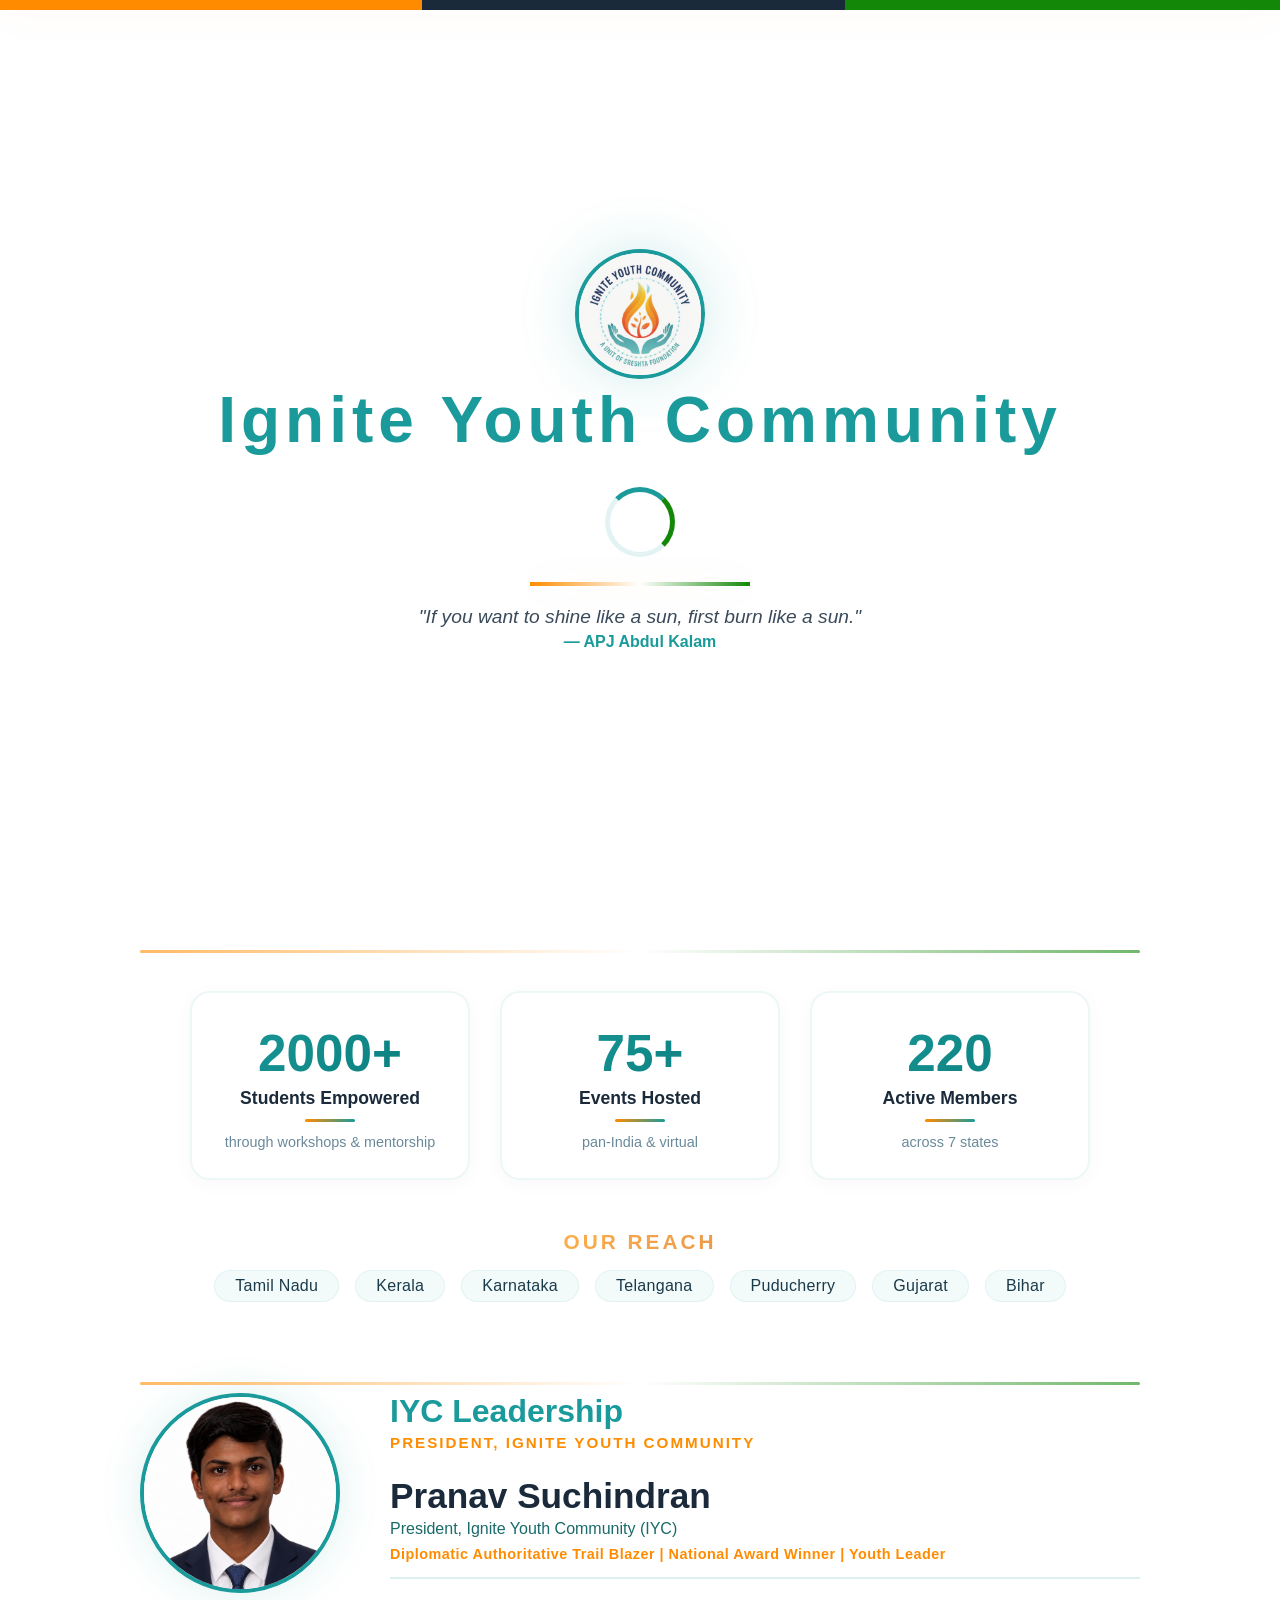
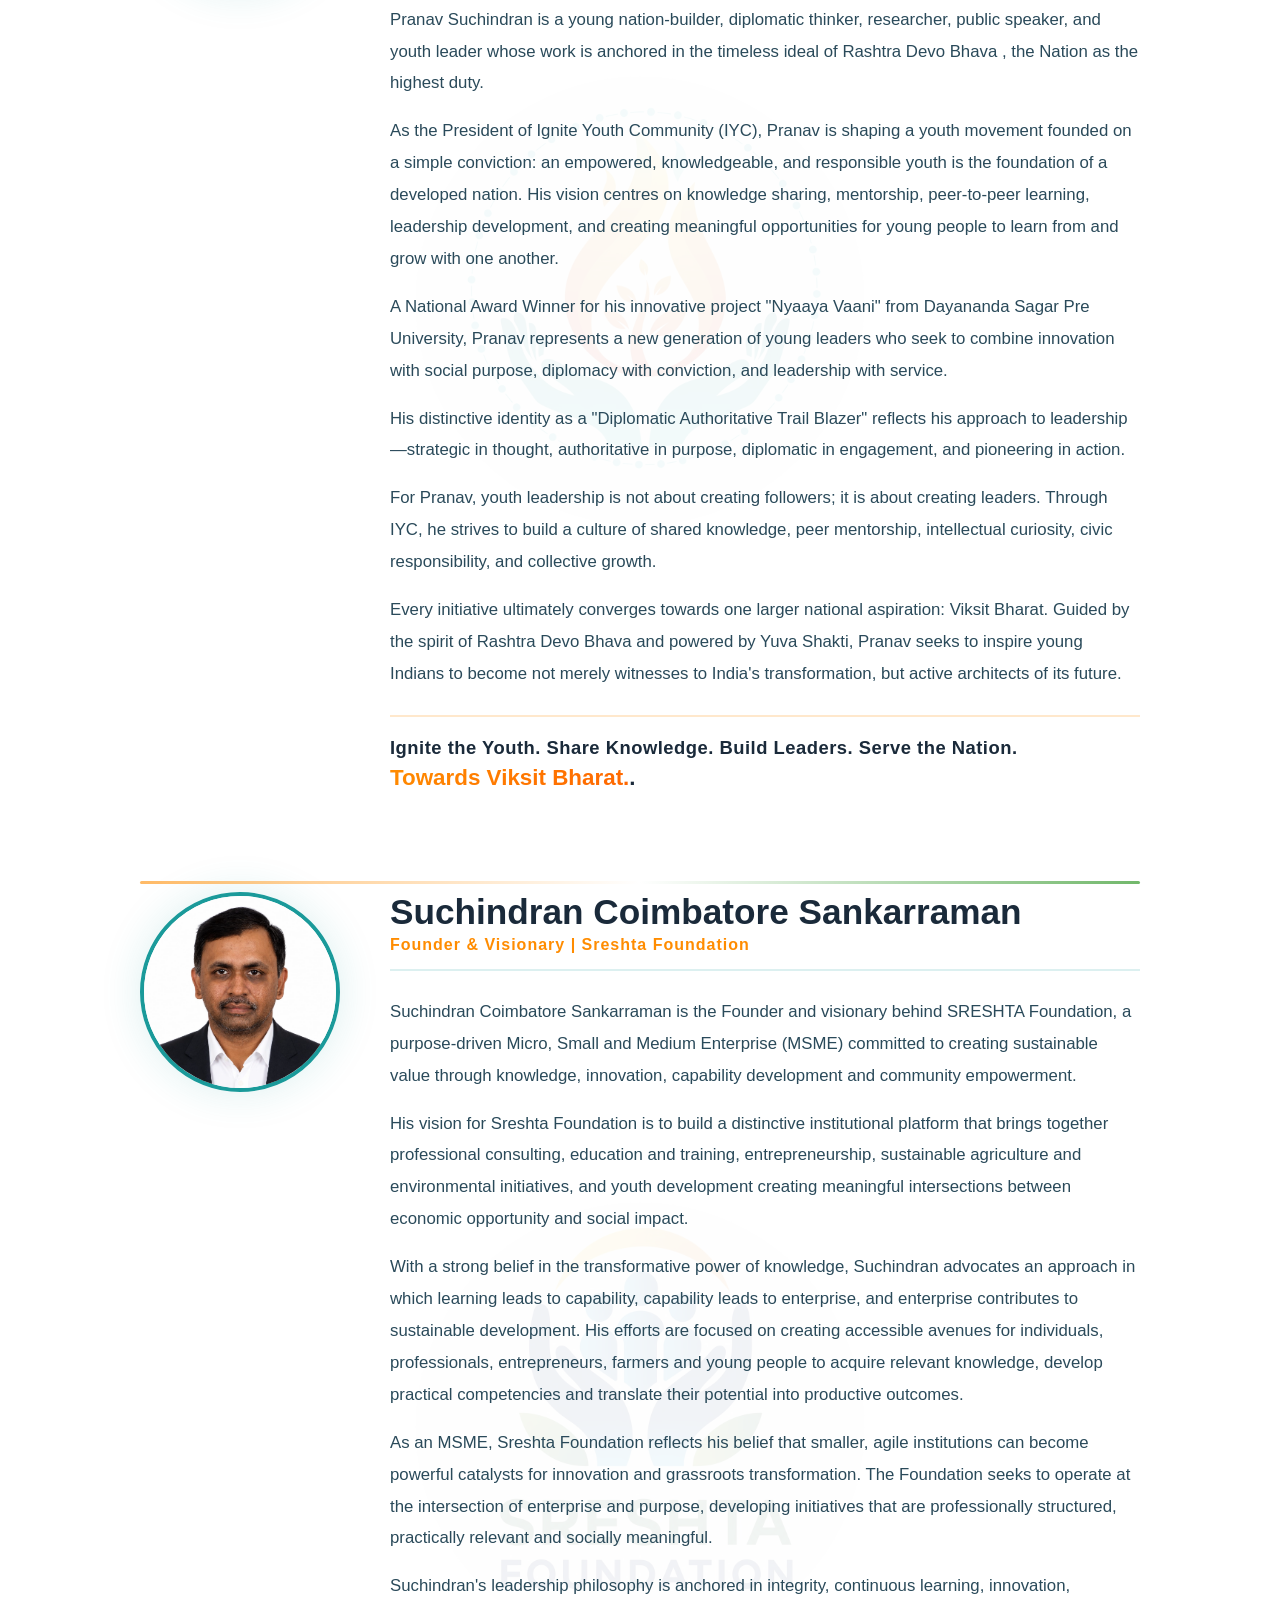
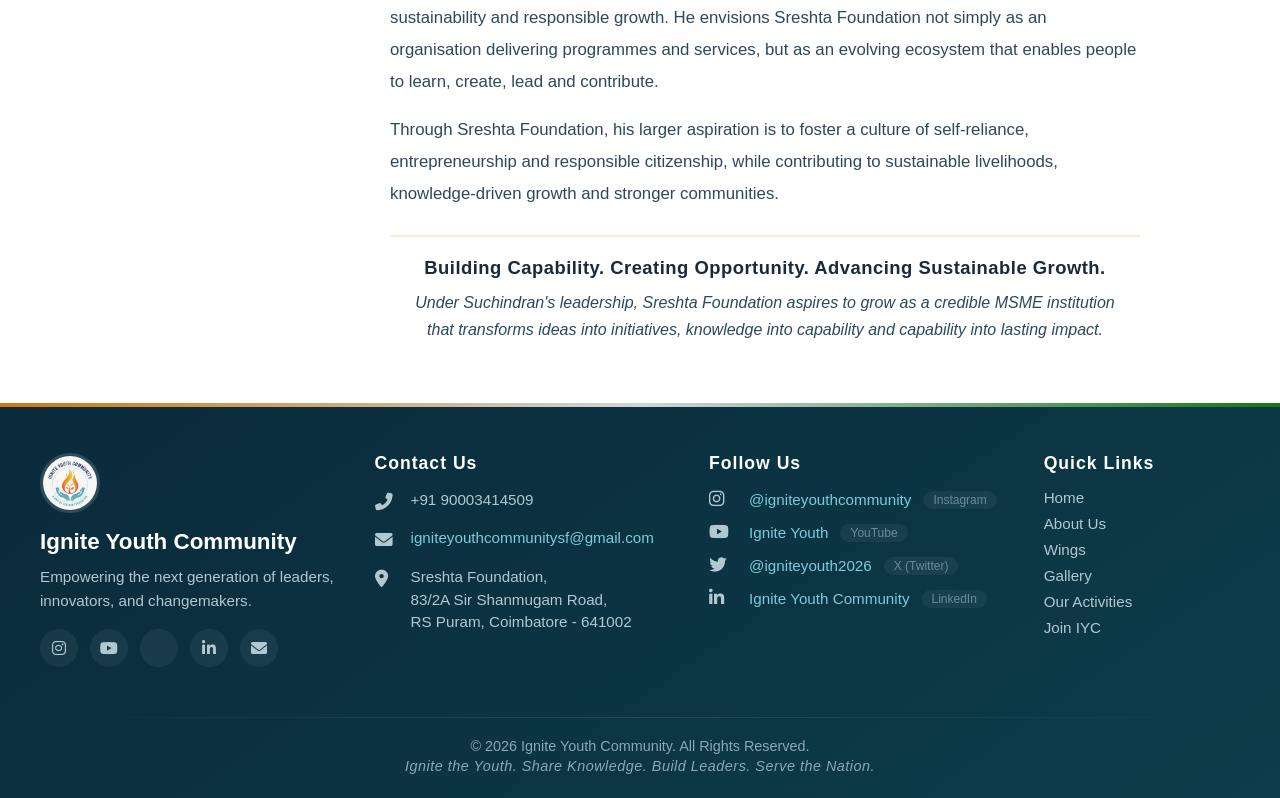
<file: index.html>
<!DOCTYPE html>
<html lang="en">
<head>
  <meta charset="UTF-8" />
  <meta name="viewport" content="width=device-width, initial-scale=1.0" />
  <title>Ignite Youth Community</title>
  <link rel="stylesheet" href="https://cdnjs.cloudflare.com/ajax/libs/font-awesome/6.0.0-beta3/css/all.min.css" />
  <link rel="stylesheet" href="style.css" />
  <link rel="icon" type="image/png" href="IYC-v2.jpeg" />
</head>
<body>

  <!-- ===== LOADING ===== -->
  <div id="loader">
    <div class="loader-content">
      <div class="flag-strip"></div>
      <img src="IYC.jpeg" alt="Logo" class="loader-logo" onerror="this.style.display='none'" />
      <h1 data-i18n="loader.title">Ignite Youth Community</h1>
      <div class="spinner"></div>
      <div class="tech-line"></div>
      <p class="quote" data-i18n="loader.quote">“If you want to shine like a sun, first burn like a sun." He also noted, "Excellence is a continuous process and not an accident.”</p>
      <p class="quote-author" data-i18n="loader.author">— APJ Abdul Kalam</p>
    </div>
  </div>

  <!-- ===== NAVIGATION ===== -->
  <nav class="navbar" id="navbar">
    <div class="nav-container">
      <div class="nav-logo">
        <a href="index.html">
          <img src="IYC.jpeg" alt="Logo" onerror="this.style.display='none'" />
          <span data-i18n="nav.brand">Ignite Youth Community</span>
        </a>
      </div>
      <ul class="nav-links" id="navLinks">
        <li><a href="index.html" class="active" data-i18n="nav.home">Home</a></li>
        <li><a href="about.html" data-i18n="nav.about">About Us</a></li>
        <li><a href="wings.html" data-i18n="nav.wings">Wings</a></li>
        <li><a href="gallery.html" data-i18n="nav.gallery">Gallery</a></li>
        <li><a href="activities.html" data-i18n="nav.activities">Our Activities</a></li>
        
        <!-- ===== LANGUAGE DROPDOWN ===== -->
        <li class="language-dropdown">
          <button class="language-toggle" onclick="toggleLanguageDropdown(event)">
            🌐 <span id="currentLanguage">English</span> <span class="arrow">▼</span>
          </button>
          <ul class="language-menu" id="languageMenu">
            <li><a href="#" onclick="selectLanguage('en', event)">🇬🇧 English</a></li>
            <li><a href="#" onclick="selectLanguage('hi', event)">🇮🇳 हिन्दी</a></li>
            <li><a href="#" onclick="selectLanguage('bn', event)">🇮🇳 বাংলা</a></li>
            <li><a href="#" onclick="selectLanguage('te', event)">🇮🇳 తెలుగు</a></li>
            <li><a href="#" onclick="selectLanguage('mr', event)">🇮🇳 मराठी</a></li>
            <li><a href="#" onclick="selectLanguage('ta', event)">🇮🇳 தமிழ்</a></li>
            <li><a href="#" onclick="selectLanguage('ur', event)">🇮🇳 اردو</a></li>
            <li><a href="#" onclick="selectLanguage('gu', event)">🇮🇳 ગુજરાતી</a></li>
            <li><a href="#" onclick="selectLanguage('kn', event)">🇮🇳 ಕನ್ನಡ</a></li>
            <li><a href="#" onclick="selectLanguage('ml', event)">🇮🇳 മലയാളം</a></li>
            <li><a href="#" onclick="selectLanguage('or', event)">🇮🇳 ଓଡ଼ିଆ</a></li>
            <li><a href="#" onclick="selectLanguage('pa', event)">🇮🇳 ਪੰਜਾਬੀ</a></li>
            <li><a href="#" onclick="selectLanguage('as', event)">🇮🇳 অসমীয়া</a></li>
            <li><a href="#" onclick="selectLanguage('mai', event)">🇮🇳 मैथिली</a></li>
            <li><a href="#" onclick="selectLanguage('sat', event)">🇮🇳 ᱥᱟᱱᱛᱟᱲᱤ</a></li>
            <li><a href="#" onclick="selectLanguage('ks', event)">🇮🇳 कॉशुर</a></li>
            <li><a href="#" onclick="selectLanguage('ne', event)">🇮🇳 नेपाली</a></li>
            <li><a href="#" onclick="selectLanguage('sd', event)">🇮🇳 سنڌي</a></li>
            <li><a href="#" onclick="selectLanguage('kok', event)">🇮🇳 कोंकणी</a></li>
            <li><a href="#" onclick="selectLanguage('doi', event)">🇮🇳 डोगरी</a></li>
            <li><a href="#" onclick="selectLanguage('mni', event)">🇮🇳 মৈতৈলোন্</a></li>
            <li><a href="#" onclick="selectLanguage('sa', event)">🇮🇳 संस्कृतम्</a></li>
          </ul>
        </li>
        
        <li><a href="https://forms.gle/pVzhrSoFiHpcd62cA" target="_blank" class="join-btn" data-i18n="nav.join">JOIN IYC</a></li>
      </ul>
      <div class="nav-hamburger" id="hamburger">
        <span></span>
        <span></span>
        <span></span>
      </div>
    </div>
  </nav>

  <!-- ===== HERO ===== -->
  <section class="hero">
    <img src="IYC-v2.jpeg" alt="" class="hero-bg-logo" onerror="this.style.display='none'" />
    <div class="hero-grid"></div>
    <div class="hero-center-glow"></div>
    <div class="hero-content">
      <div class="main-heading" data-i18n="hero.welcome"><span><strong>Welcome to Ignite Youth Community</strong></span></div>
      <div class="sub-heading" data-i18n="hero.subtitle">(A unit of Shreshta Foundation)</div>
      
      <p class="hero-subtitle">
        <span class="bharat-text" data-i18n="hero.bharat">BHARAT'S</span>
        <span class="future-text" data-i18n="hero.future">FUTURE STARTS</span> 
        <span class="here-text" data-i18n="hero.here">HERE.</span>
      </p>
      
      <div class="hero-line"></div>
      
      <p class="hero-description" data-i18n="hero.description">
        Empowering the next generation of leaders, innovators, and changemakers.<br />
        Together, we ignite minds and build a brighter tomorrow for our nation.
      </p>
    </div>
  </section>

  <!-- ===== IMPACT STATS ===== -->
  <section class="impact-stats">
    <div class="impact-container">
      <div class="president-line"></div>
      <div class="impact-card">
        <div class="impact-number">2000+</div>
        <div class="impact-label" data-i18n="stats.students">Students Empowered</div>
        <div class="impact-divider"></div>
        <div class="impact-sub" data-i18n="stats.students.sub">through workshops &amp; mentorship</div>
      </div>
      <div class="impact-card">
        <div class="impact-number">75+</div>
        <div class="impact-label" data-i18n="stats.events">Events Hosted</div>
        <div class="impact-divider"></div>
        <div class="impact-sub" data-i18n="stats.events.sub">pan-India &amp; virtual</div>
      </div>
      <div class="impact-card">
        <div class="impact-number">220</div>
        <div class="impact-label" data-i18n="stats.members">Active Members</div>
        <div class="impact-divider"></div>
        <div class="impact-sub" data-i18n="stats.members.sub">across 7 states</div>
      </div>
    </div>
  </section>

  <!-- ===== EST. SECTION – states ===== -->
  <section class="est-section">
    <div class="est-container">
      <div class="est-title" data-i18n="est.title"><span>Our Reach</span></div>
      <div class="est-states">
        <span class="est-state" data-i18n="states.tamilnadu">Tamil Nadu</span>
        <span class="est-state" data-i18n="states.kerala">Kerala</span>
        <span class="est-state" data-i18n="states.karnataka">Karnataka</span>
        <span class="est-state" data-i18n="states.telangana">Telangana</span>
        <span class="est-state" data-i18n="states.puducherry">Puducherry</span>
        <span class="est-state" data-i18n="states.gujarat">Gujarat</span>
        <span class="est-state" data-i18n="states.bihar">Bihar</span>
      </div>
    </div>
  </section>

  <!-- ===== PRESIDENT'S SECTION ===== -->
  <section class="president-section">
    <img src="IYC-v2.jpeg" alt="" class="president-bg-logo" onerror="this.style.display='none'" />
    <div class="president-container">
      <div class="president-line"></div>
      <div class="president-content">
        <div class="president-image">
          <img src="President.png" alt="President Pranav Suchindran" onerror="this.style.display='none'" />
        </div>
        <div class="president-text">
          <h2 data-i18n="president.leadership"><span>IYC Leadership</span></h2>
          <p class="designation" data-i18n="president.designation">President, Ignite Youth Community</p>
          <div class="president-bio">
            <h3 class="president-name" data-i18n="president.name">Pranav Suchindran</h3>
            <p class="president-title" data-i18n="president.title">President, Ignite Youth Community (IYC)</p>
            <p class="president-tags" data-i18n="president.tags">Diplomatic Authoritative Trail Blazer | National Award Winner | Youth Leader</p>
          </div>
          <div class="president-message">
            <p data-i18n="president.message1">Pranav Suchindran is a young nation-builder, diplomatic thinker, researcher, public speaker, and youth leader whose work is anchored in the timeless ideal of Rashtra Devo Bhava — the Nation as the highest duty.</p>
            <p data-i18n="president.message2">As the President of Ignite Youth Community (IYC), Pranav is shaping a youth movement founded on a simple conviction: an empowered, knowledgeable, and responsible youth is the foundation of a developed nation. His vision centres on knowledge sharing, mentorship, peer-to-peer learning, leadership development, and creating meaningful opportunities for young people to learn from and grow with one another.</p>
            <p data-i18n="president.message3">A National Award Winner for his innovative work through Nyaaya Vaani, Pranav represents a new generation of young leaders who seek to combine innovation with social purpose, diplomacy with conviction, and leadership with service.</p>
            <p data-i18n="president.message4">His distinctive identity as a "Diplomatic Authoritative Trail Blazer" reflects his approach to leadership—strategic in thought, authoritative in purpose, diplomatic in engagement, and pioneering in action.</p>
            <p data-i18n="president.message5">For Pranav, youth leadership is not about creating followers; it is about creating leaders. Through IYC, he strives to build a culture of shared knowledge, peer mentorship, intellectual curiosity, civic responsibility, and collective growth.</p>
            <p data-i18n="president.message6">Every initiative ultimately converges towards one larger national aspiration: Viksit Bharat. Guided by the spirit of Rashtra Devo Bhava and powered by Yuva Shakti, Pranav seeks to inspire young Indians to become not merely witnesses to India's transformation, but active architects of its future.</p>
          </div>
          <div class="president-signoff">
            <p class="signoff-text" data-i18n="president.signoff">Ignite the Youth. Share Knowledge. Build Leaders. Serve the Nation.</p>
            <p class="signoff-viksit" data-i18n="president.viksit"><strong>Towards Viksit Bharat</strong>.</p>
          </div>
        </div>
      </div>
    </div>
  </section>

  <!-- ===== FOUNDER'S SECTION ===== -->
  <section class="founder-section">
    <img src="Shreshta.jpeg" alt="" class="founder-bg-logo" onerror="this.style.display='none'" />
    <div class="founder-container">
      <div class="founder-line"></div>
      <div class="founder-content">
        <div class="founder-image">
          <img src="Founder.png" alt="Founder Suchindran Coimbatore Sankararaman" onerror="this.style.display='none'" />
        </div>
        <div class="founder-text">
          <div class="founder-bio">
            <h3 class="founder-name" data-i18n="founder.name">Suchindran Coimbatore Sankararaman</h3>
            <p class="founder-title" data-i18n="founder.title">Founder &amp; Visionary | SRESHTA Foundation</p>
          </div>
          <div class="founder-message">
            <p data-i18n="founder.message1">Suchindran Coimbatore Sankararaman is the Founder and visionary behind.</p>
            <p data-i18n="founder.message2">His vision for SRESHTA Foundation is to build a distinctive institutional platform that brings together professional consulting, education and training, entrepreneurship, sustainable agriculture and environmental initiatives, and youth development—creating meaningful intersections between economic opportunity and social impact.</p>
            <p data-i18n="founder.message3">With a strong belief in the transformative power of knowledge, Suchindran advocates an approach in which learning leads to capability, capability leads to enterprise, and enterprise contributes to sustainable development. His efforts are focused on creating accessible avenues for individuals, professionals, entrepreneurs, farmers and young people to acquire relevant knowledge, develop practical competencies and translate their potential into productive outcomes.</p>
            <p data-i18n="founder.message4">As an MSME, SRESHTA Foundation reflects his belief that smaller, agile institutions can become powerful catalysts for innovation and grassroots transformation. The Foundation seeks to operate at the intersection of enterprise and purpose, developing initiatives that are professionally structured, practically relevant and socially meaningful.</p>
            <p data-i18n="founder.message5">Suchindran's leadership philosophy is anchored in integrity, continuous learning, innovation, sustainability and responsible growth. He envisions SRESHTA Foundation not simply as an organisation delivering programmes and services, but as an evolving ecosystem that enables people to learn, create, lead and contribute.</p>
            <p data-i18n="founder.message6">Through SRESHTA Foundation, his larger aspiration is to foster a culture of self-reliance, entrepreneurship and responsible citizenship, while contributing to sustainable livelihoods, knowledge-driven growth and stronger communities.</p>
          </div>
          <div class="founder-signoff">
            <p class="signoff-text" data-i18n="founder.signoff">Building Capability. Creating Opportunity. Advancing Sustainable Growth.</p>
            <p class="signoff-vision" data-i18n="founder.vision">Under Suchindran's leadership, SRESHTA Foundation aspires to grow as a credible MSME institution that transforms ideas into initiatives, knowledge into capability and capability into lasting impact.</p>
          </div>
        </div>
      </div>
    </div>
  </section>

  <!-- ===== FOOTER ===== -->
  <footer class="footer">
    <div class="footer-container">
      <div class="footer-grid">
        <!-- Column 1: Brand -->
        <div class="footer-brand">
          <img src="IYC.jpeg" alt="Logo" class="footer-logo" onerror="this.style.display='none'" />
          <h3 data-i18n="gallery.footer.brand">Ignite Youth Community</h3>
          <p data-i18n="gallery.footer.description">Empowering the next generation of leaders, innovators, and changemakers.</p>
          <div class="footer-social">
            <a href="#" class="social-link" title="Instagram" aria-label="Instagram"><i class="fab fa-instagram"></i></a>
            <a href="#" class="social-link" title="YouTube" aria-label="YouTube"><i class="fab fa-youtube"></i></a>
            <a href="#" class="social-link" title="Twitter / X" aria-label="Twitter / X"><i class="fab fa-x-twitter"></i></a>
            <a href="#" class="social-link" title="LinkedIn" aria-label="LinkedIn"><i class="fab fa-linkedin-in"></i></a>
            <a href="#" class="social-link" title="Email" aria-label="Email"><i class="fas fa-envelope"></i></a>
          </div>
        </div>

        <!-- Column 2: Contact -->
        <div class="footer-contact">
          <h4 data-i18n="gallery.footer.contact">Contact Us</h4>
          <ul>
            <li>
              <span class="contact-icon"><i class="fas fa-phone-alt"></i></span>
              <span>+91 90003414509</span>
            </li>
            <li>
              <span class="contact-icon"><i class="fas fa-envelope"></i></span>
              <a href="mailto:igniteyouthcommunitysf@gmail.com">igniteyouthcommunitysf@gmail.com</a>
            </li>
            <li>
              <span class="contact-icon"><i class="fas fa-map-marker-alt"></i></span>
              <address>
                Sreshta Foundation,<br />
                83/2A Sir Shanmugam Road,<br />
                RS Puram, Coimbatore - 641002
              </address>
            </li>
          </ul>
        </div>

        <!-- Column 3: Social Media -->
        <div class="footer-social-media">
          <h4 data-i18n="gallery.footer.follow">Follow Us</h4>
          <ul>
            <li>
              <span class="social-icon"><i class="fab fa-instagram"></i></span>
              <a href="https://www.instagram.com/igniteyouthcommunity?igsh=amV1bHc5c2NpNndk">@igniteyouthcommunity</a>
              <span class="platform" data-i18n="gallery.footer.instagram">Instagram</span>
            </li>
            <li>
              <span class="social-icon"><i class="fab fa-youtube"></i></span>
              <a href="https://youtube.com/@igniteyouthcommunity-2026?si=SLwNPQBuEgsMglG0">Ignite Youth</a>
              <span class="platform" data-i18n="gallery.footer.youtube">YouTube</span>
            </li>
            <li>
              <span class="social-icon"><i class="fab fa-twitter"></i></span>
              <a href="https://x.com/igniteyouth2026">@igniteyouth2026</a>
              <span class="platform" data-i18n="gallery.footer.twitter">X (Twitter)</span>
            </li>
            <li>
              <span class="social-icon"><i class="fab fa-linkedin-in"></i></span>
              <a href="#">Ignite Youth Community</a>
              <span class="platform" data-i18n="gallery.footer.linkedin">LinkedIn</span>
            </li>
          </ul>
        </div>

        <!-- Column 4: Quick Links -->
        <div class="footer-links">
          <h4 data-i18n="gallery.footer.links">Quick Links</h4>
          <ul>
            <li><a href="index.html" data-i18n="gallery.footer.home">Home</a></li>
            <li><a href="about.html" data-i18n="gallery.footer.about">About Us</a></li>
            <li><a href="wings.html" data-i18n="gallery.footer.wings">Wings</a></li>
            <li><a href="gallery.html" data-i18n="gallery.footer.gallery">Gallery</a></li>
            <li><a href="activities.html" data-i18n="gallery.footer.activities">Our Activities</a></li>
            <li><a href="https://forms.gle/pVzhrSoFiHpcd62cA" target="_blank" data-i18n="gallery.footer.join">Join IYC</a></li>
          </ul>
        </div>
      </div>

      <!-- Footer Bottom -->
      <div class="footer-bottom">
        <div class="footer-line"></div>
        <p data-i18n="gallery.footer.rights">&copy; 2026 Ignite Youth Community. All Rights Reserved.</p>
        <p class="footer-tagline" data-i18n="gallery.footer.tagline">Ignite the Youth. Share Knowledge. Build Leaders. Serve the Nation.</p>
      </div>
    </div>
  </footer>
  <script src="script.js"></script>
  <script src="language.js"></script>
  <script src="language-gallery.js"></script>

</body>
</html>
</file>
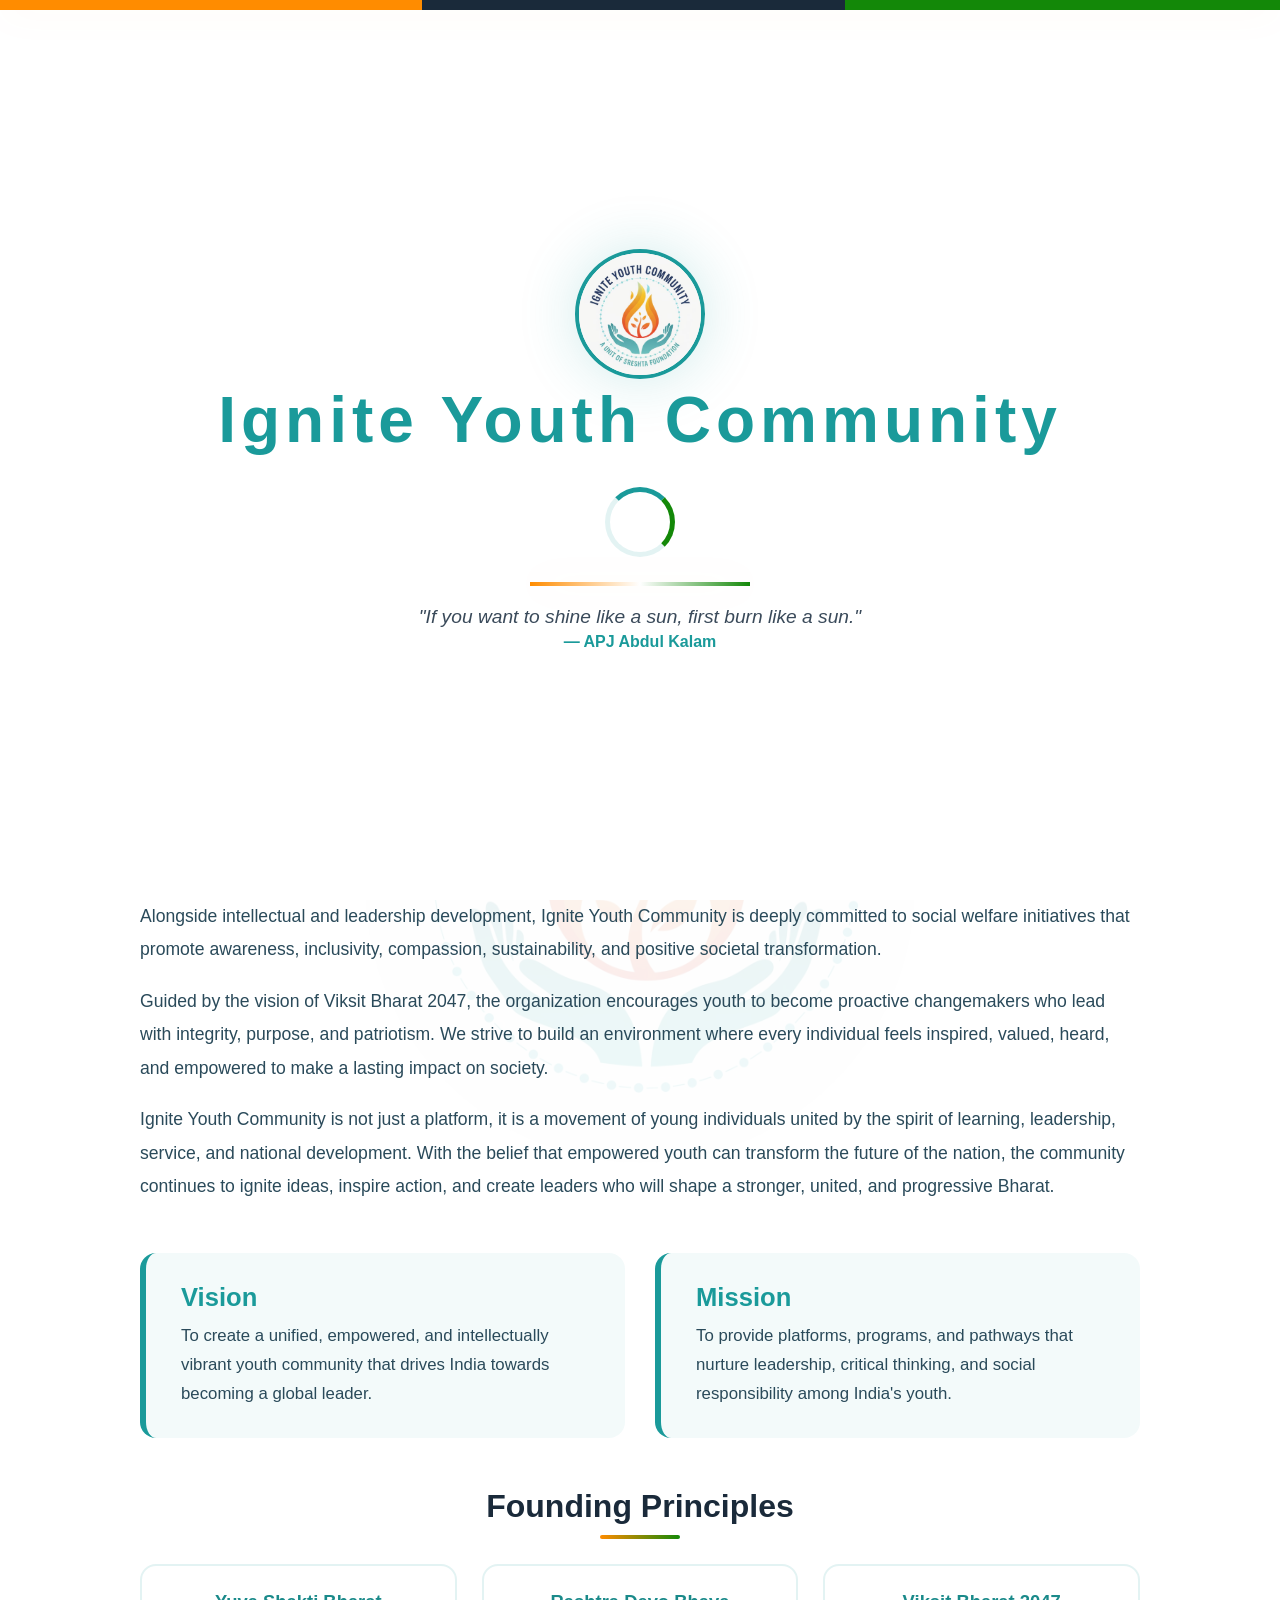
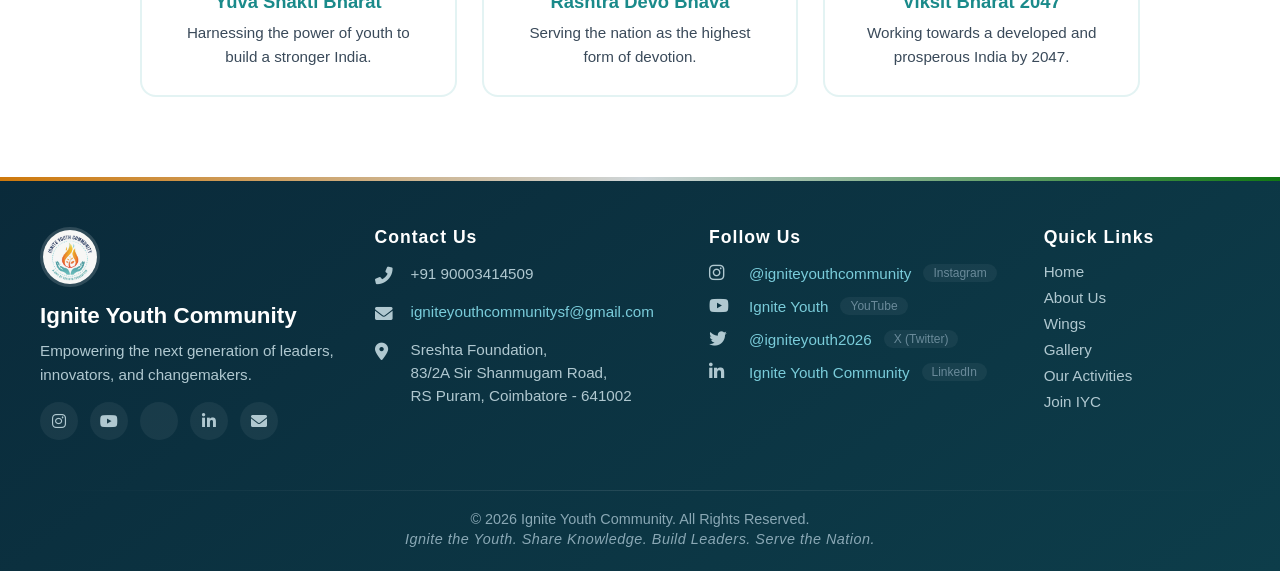
<file: about.html>
<!DOCTYPE html>
<html lang="en">
<head>
  <meta charset="UTF-8" />
  <meta name="viewport" content="width=device-width, initial-scale=1.0" />
  <title>About Us - Ignite Youth Community</title>
  <link rel="stylesheet" href="style.css" />
  <link rel="icon" type="image/png" href="IYC-v2.jpeg" />
  <!-- Font Awesome (optional, for icons) -->
  <link rel="stylesheet" href="https://cdnjs.cloudflare.com/ajax/libs/font-awesome/6.0.0-beta3/css/all.min.css" />
</head>
<body>
  <!-- ===== LOADER ===== -->
  <div id="loader">
    <div class="loader-content">
      <div class="flag-strip"></div>
      <img src="IYC.jpeg" alt="Logo" class="loader-logo" onerror="this.style.display='none'" />
      <h1 data-i18n="about.loader.title">Ignite Youth Community</h1>
      <div class="spinner"></div>
      <div class="tech-line"></div>
      <p class="quote" data-i18n="about.loader.quote">“If you want to shine like a sun, first burn like a sun." He also noted, "Excellence is a continuous process and not an accident.”</p>
      <p class="quote-author" data-i18n="about.loader.author">— APJ Abdul Kalam</p>
    </div>
  </div>

  <!-- ===== NAVIGATION ===== -->
  <nav class="navbar" id="navbar">
    <div class="nav-container">
      <div class="nav-logo">
        <a href="index.html">
          <img src="IYC.jpeg" alt="Logo" onerror="this.style.display='none'" />
          <span data-i18n="about.nav.brand">Ignite Youth Community</span>
        </a>
      </div>
      <ul class="nav-links" id="navLinks">
        <li><a href="index.html" data-i18n="about.nav.home">Home</a></li>
        <li><a href="about.html" class="active" data-i18n="about.nav.about">About Us</a></li>
        <li><a href="wings.html" data-i18n="about.nav.wings">Wings</a></li>
        <li><a href="gallery.html" data-i18n="about.nav.gallery">Gallery</a></li>
        <li><a href="activities.html" data-i18n="about.nav.activities">Our Activities</a></li>
        <!-- ===== LANGUAGE DROPDOWN ===== -->
        <li class="language-dropdown">
          <button class="language-toggle" onclick="toggleLanguageDropdown(event)">
            🌐 <span id="currentLanguage">English</span> <span class="arrow">▼</span>
          </button>
          <ul class="language-menu" id="languageMenu">
            <li><a href="#" onclick="selectLanguage('en', event)">🇬🇧 English</a></li>
            <li><a href="#" onclick="selectLanguage('hi', event)">🇮🇳 हिन्दी</a></li>
            <li><a href="#" onclick="selectLanguage('bn', event)">🇮🇳 বাংলা</a></li>
            <li><a href="#" onclick="selectLanguage('te', event)">🇮🇳 తెలుగు</a></li>
            <li><a href="#" onclick="selectLanguage('mr', event)">🇮🇳 मराठी</a></li>
            <li><a href="#" onclick="selectLanguage('ta', event)">🇮🇳 தமிழ்</a></li>
            <li><a href="#" onclick="selectLanguage('ur', event)">🇮🇳 اردو</a></li>
            <li><a href="#" onclick="selectLanguage('gu', event)">🇮🇳 ગુજરાતી</a></li>
            <li><a href="#" onclick="selectLanguage('kn', event)">🇮🇳 ಕನ್ನಡ</a></li>
            <li><a href="#" onclick="selectLanguage('ml', event)">🇮🇳 മലയാളം</a></li>
            <li><a href="#" onclick="selectLanguage('or', event)">🇮🇳 ଓଡ଼ିଆ</a></li>
            <li><a href="#" onclick="selectLanguage('pa', event)">🇮🇳 ਪੰਜਾਬੀ</a></li>
            <li><a href="#" onclick="selectLanguage('as', event)">🇮🇳 অসমীয়া</a></li>
            <li><a href="#" onclick="selectLanguage('mai', event)">🇮🇳 मैथिली</a></li>
            <li><a href="#" onclick="selectLanguage('sat', event)">🇮🇳 ᱥᱟᱱᱛᱟᱲᱤ</a></li>
            <li><a href="#" onclick="selectLanguage('ks', event)">🇮🇳 कॉशुर</a></li>
            <li><a href="#" onclick="selectLanguage('ne', event)">🇮🇳 नेपाली</a></li>
            <li><a href="#" onclick="selectLanguage('sd', event)">🇮🇳 سنڌي</a></li>
            <li><a href="#" onclick="selectLanguage('kok', event)">🇮🇳 कोंकणी</a></li>
            <li><a href="#" onclick="selectLanguage('doi', event)">🇮🇳 डोगरी</a></li>
            <li><a href="#" onclick="selectLanguage('mni', event)">🇮🇳 মৈতৈলোন্</a></li>
            <li><a href="#" onclick="selectLanguage('sa', event)">🇮🇳 संस्कृतम्</a></li>
          </ul>
        </li>
        <li><a href="https://forms.gle/pVzhrSoFiHpcd62cA" target="_blank" class="join-btn" data-i18n="about.nav.join">JOIN IYC</a></li>
      </ul>
      <div class="nav-hamburger" id="hamburger">
        <span></span>
        <span></span>
        <span></span>
      </div>
    </div>
  </nav>

  <!-- ===== ABOUT US PAGE ===== -->
  <section class="about-page">
    <img src="IYC-v2.jpeg" alt="" class="about-bg-logo" onerror="this.style.display='none'" />
    <div class="about-container">
      <!-- ===== MOTTO ===== -->
      <div class="motto-section">
        <p class="motto-text" data-i18n="about.motto">"When young minds unite with a common purpose, they become an unstoppable force for national transformation"</p>
      </div>
      <!-- ===== TRICOLOUR LINE ===== -->
      <div class="about-line"></div>
      <!-- ===== ABOUT CONTENT ===== -->
      <div class="about-content">
        <h1><span data-i18n="about.heading">About Ignite Youth Community</span></h1>
        <div class="about-text">
          <p data-i18n="about.p1">Ignite Youth Community was founded on 14th March 2026 under Shreshta Foundation a dynamic youth-driven platform dedicated to empowering young minds through leadership, learning, innovation, and social impact.</p>
          <p data-i18n="about.p2">Founded with the vision of creating responsible, socially conscious, and intellectually strong individuals, the community brings together passionate students and young leaders who aspire to create meaningful change in society. Rooted in the ideals of "Yuva Shakti Bharat" and "Rashtra Devo Bhava", the organization inspires youth to place the nation above self and contribute towards the collective progress of Bharat.</p>
          <p data-i18n="about.p3">At Ignite Youth Community, we believe that today's youth are the architects of tomorrow's Bharat. Through a wide range of skill development programmes, leadership initiatives, awareness campaigns, workshops, debates, Model United Nations conferences, public speaking sessions, research discussions, and community engagement activities, we aim to nurture confidence, communication, creativity, analytical thinking, and social responsibility among young individuals.</p>
          <p data-i18n="about.p4">The community actively works towards youth empowerment by creating opportunities for students to discover their potential, voice their ideas, and develop practical skills that contribute to both personal excellence and nation-building.</p>
          <p data-i18n="about.p5">Alongside intellectual and leadership development, Ignite Youth Community is deeply committed to social welfare initiatives that promote awareness, inclusivity, compassion, sustainability, and positive societal transformation.</p>
          <p data-i18n="about.p6">Guided by the vision of Viksit Bharat 2047, the organization encourages youth to become proactive changemakers who lead with integrity, purpose, and patriotism. We strive to build an environment where every individual feels inspired, valued, heard, and empowered to make a lasting impact on society.</p>
          <p data-i18n="about.p7">Ignite Youth Community is not just a platform, it is a movement of young individuals united by the spirit of learning, leadership, service, and national development. With the belief that empowered youth can transform the future of the nation, the community continues to ignite ideas, inspire action, and create leaders who will shape a stronger, united, and progressive Bharat.</p>
        </div>
      </div>
      <!-- ===== VISION, MISSION, PRINCIPLES ===== -->
      <div class="vision-mission-section">
        <div class="vm-card">
          <h3 data-i18n="about.vision.title">Vision</h3>
          <p data-i18n="about.vision.text">To create a unified, empowered, and intellectually vibrant youth community that drives India towards becoming a global leader.</p>
        </div>
        <div class="vm-card">
          <h3 data-i18n="about.mission.title">Mission</h3>
          <p data-i18n="about.mission.text">To provide platforms, programs, and pathways that nurture leadership, critical thinking, and social responsibility among India's youth.</p>
        </div>
      </div>
      <!-- ===== FOUNDING PRINCIPLES ===== -->
      <div class="principles-section">
        <h3 data-i18n="about.principles.title">Founding Principles</h3>
        <div class="principles-grid">
          <div class="principle-card">
            <h4 data-i18n="about.principles.yuva">Yuva Shakti Bharat</h4>
            <p data-i18n="about.principles.yuva_text">Harnessing the power of youth to build a stronger India.</p>
          </div>
          <div class="principle-card">
            <h4 data-i18n="about.principles.rashtra">Rashtra Devo Bhava</h4>
            <p data-i18n="about.principles.rashtra_text">Serving the nation as the highest form of devotion.</p>
          </div>
          <div class="principle-card">
            <h4 data-i18n="about.principles.viksit">Viksit Bharat 2047</h4>
            <p data-i18n="about.principles.viksit_text">Working towards a developed and prosperous India by 2047.</p>
          </div>
        </div>
      </div>
    </div>
  </section>

  <!-- ===== FOOTER ===== -->
  <footer class="footer">
    <div class="footer-container">
      <div class="footer-grid">
        <!-- Column 1: Brand -->
        <div class="footer-brand">
          <img src="IYC.jpeg" alt="Logo" class="footer-logo" onerror="this.style.display='none'" />
          <h3 data-i18n="gallery.footer.brand">Ignite Youth Community</h3>
          <p data-i18n="gallery.footer.description">Empowering the next generation of leaders, innovators, and changemakers.</p>
          <div class="footer-social">
            <a href="#" class="social-link" title="Instagram" aria-label="Instagram"><i class="fab fa-instagram"></i></a>
            <a href="#" class="social-link" title="YouTube" aria-label="YouTube"><i class="fab fa-youtube"></i></a>
            <a href="#" class="social-link" title="Twitter / X" aria-label="Twitter / X"><i class="fab fa-x-twitter"></i></a>
            <a href="#" class="social-link" title="LinkedIn" aria-label="LinkedIn"><i class="fab fa-linkedin-in"></i></a>
            <a href="#" class="social-link" title="Email" aria-label="Email"><i class="fas fa-envelope"></i></a>
          </div>
        </div>

        <!-- Column 2: Contact -->
        <div class="footer-contact">
          <h4 data-i18n="gallery.footer.contact">Contact Us</h4>
          <ul>
            <li>
              <span class="contact-icon"><i class="fas fa-phone-alt"></i></span>
              <span>+91 90003414509</span>
            </li>
            <li>
              <span class="contact-icon"><i class="fas fa-envelope"></i></span>
              <a href="mailto:igniteyouthcommunitysf@gmail.com">igniteyouthcommunitysf@gmail.com</a>
            </li>
            <li>
              <span class="contact-icon"><i class="fas fa-map-marker-alt"></i></span>
              <address>
                Sreshta Foundation,<br />
                83/2A Sir Shanmugam Road,<br />
                RS Puram, Coimbatore - 641002
              </address>
            </li>
          </ul>
        </div>

        <!-- Column 3: Social Media -->
        <div class="footer-social-media">
          <h4 data-i18n="gallery.footer.follow">Follow Us</h4>
          <ul>
            <li>
              <span class="social-icon"><i class="fab fa-instagram"></i></span>
              <a href="https://www.instagram.com/igniteyouthcommunity?igsh=amV1bHc5c2NpNndk">@igniteyouthcommunity</a>
              <span class="platform" data-i18n="gallery.footer.instagram">Instagram</span>
            </li>
            <li>
              <span class="social-icon"><i class="fab fa-youtube"></i></span>
              <a href="https://youtube.com/@igniteyouthcommunity-2026?si=SLwNPQBuEgsMglG0">Ignite Youth</a>
              <span class="platform" data-i18n="gallery.footer.youtube">YouTube</span>
            </li>
            <li>
              <span class="social-icon"><i class="fab fa-twitter"></i></span>
              <a href="https://x.com/igniteyouth2026">@igniteyouth2026</a>
              <span class="platform" data-i18n="gallery.footer.twitter">X (Twitter)</span>
            </li>
            <li>
              <span class="social-icon"><i class="fab fa-linkedin-in"></i></span>
              <a href="#">Ignite Youth Community</a>
              <span class="platform" data-i18n="gallery.footer.linkedin">LinkedIn</span>
            </li>
          </ul>
        </div>

        <!-- Column 4: Quick Links -->
        <div class="footer-links">
          <h4 data-i18n="gallery.footer.links">Quick Links</h4>
          <ul>
            <li><a href="index.html" data-i18n="gallery.footer.home">Home</a></li>
            <li><a href="about.html" data-i18n="gallery.footer.about">About Us</a></li>
            <li><a href="wings.html" data-i18n="gallery.footer.wings">Wings</a></li>
            <li><a href="gallery.html" data-i18n="gallery.footer.gallery">Gallery</a></li>
            <li><a href="activities.html" data-i18n="gallery.footer.activities">Our Activities</a></li>
            <li><a href="https://forms.gle/pVzhrSoFiHpcd62cA" target="_blank" data-i18n="gallery.footer.join">Join IYC</a></li>
          </ul>
        </div>
      </div>

      <!-- Footer Bottom -->
      <div class="footer-bottom">
        <div class="footer-line"></div>
        <p data-i18n="gallery.footer.rights">&copy; 2026 Ignite Youth Community. All Rights Reserved.</p>
        <p class="footer-tagline" data-i18n="gallery.footer.tagline">Ignite the Youth. Share Knowledge. Build Leaders. Serve the Nation.</p>
      </div>
    </div>
  </footer>
  <script src="language-about.js"></script>
  <script src="script.js"></script>
  <script src="language-gallery.js"></script>
  </body>
  </html>
</file>
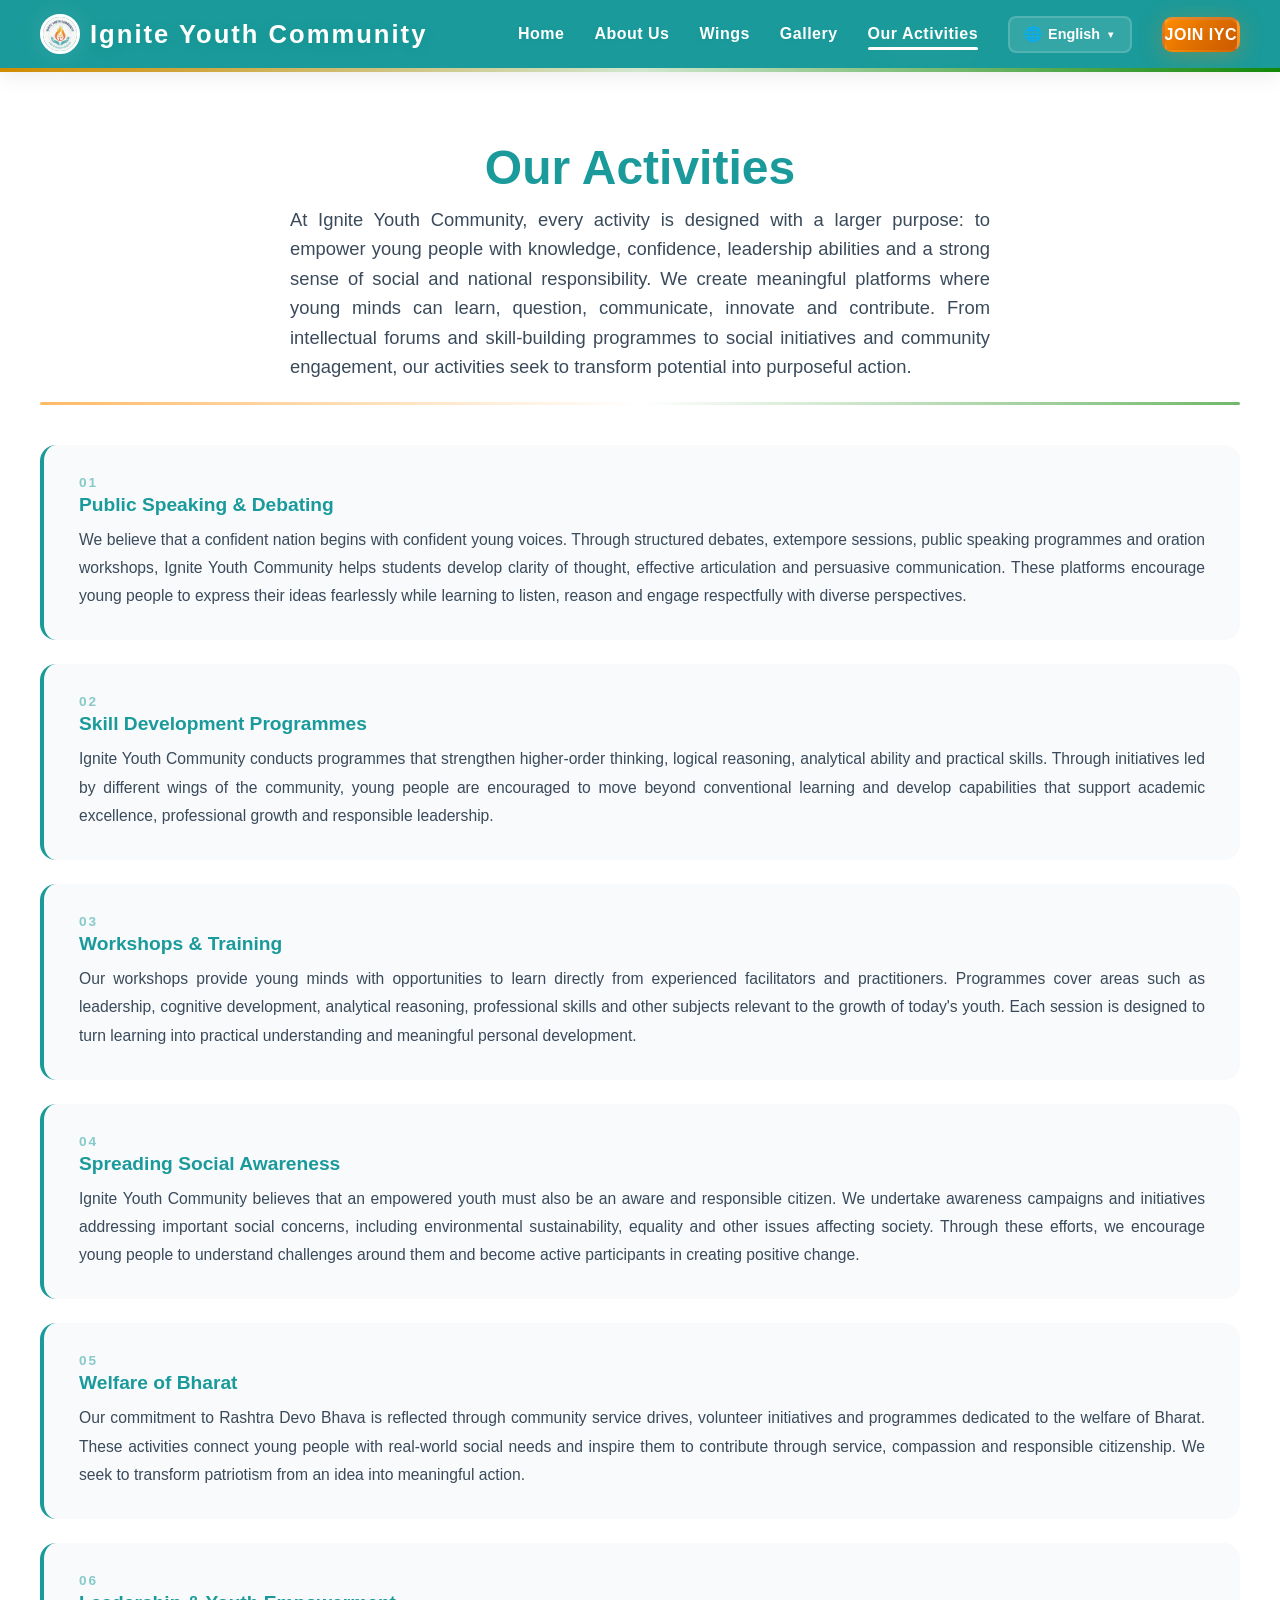
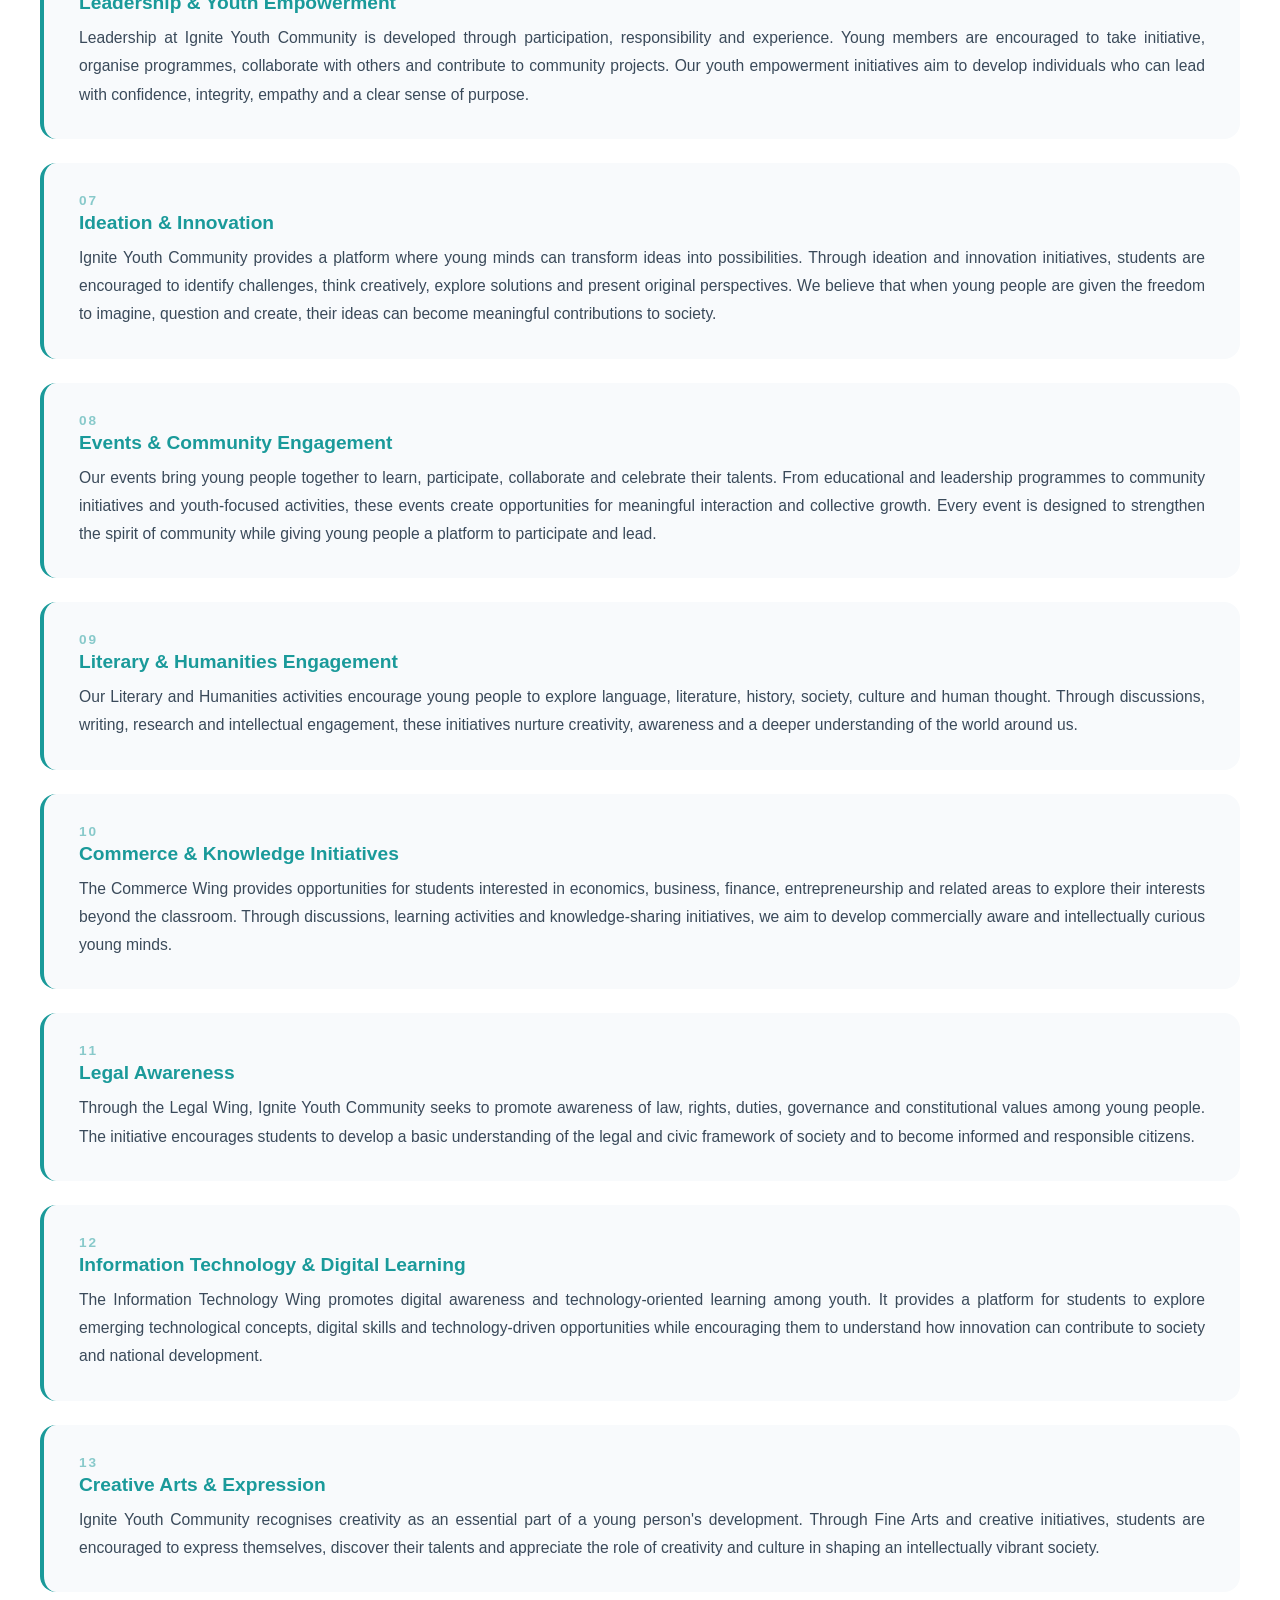
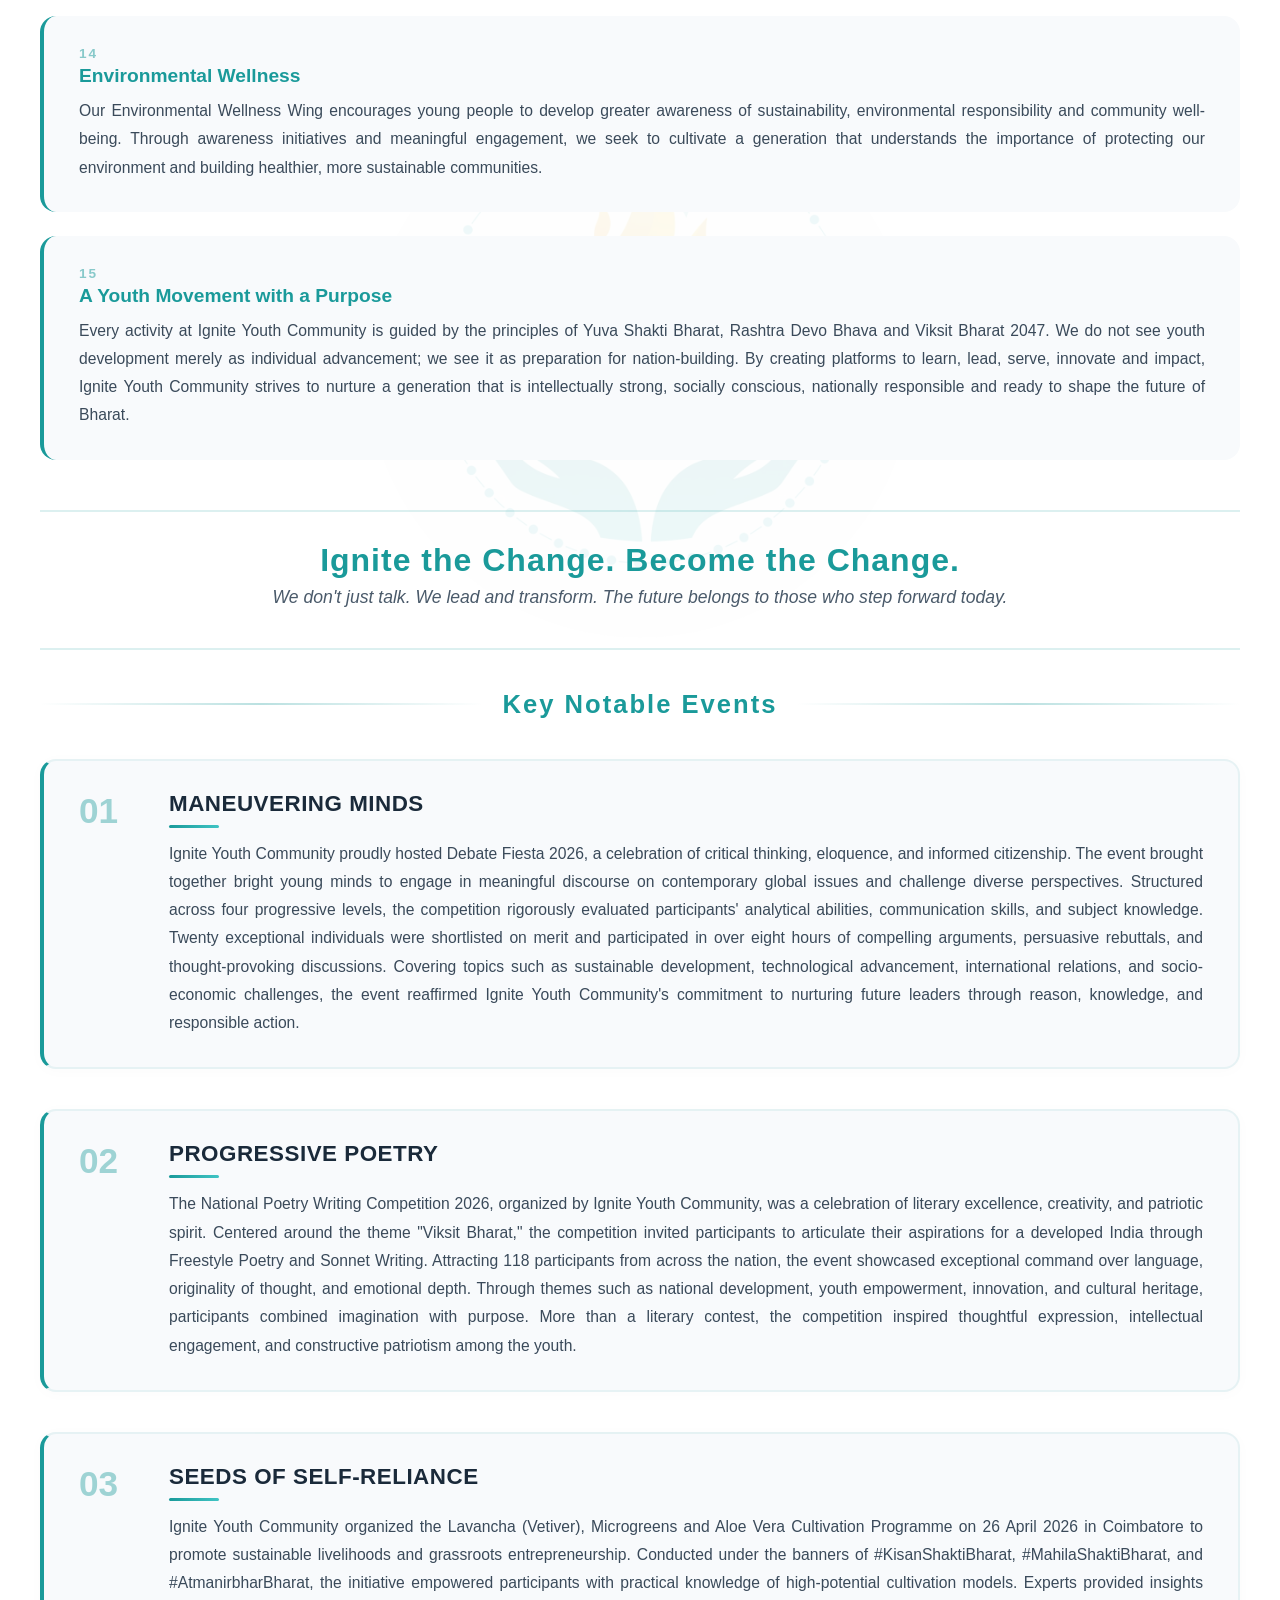
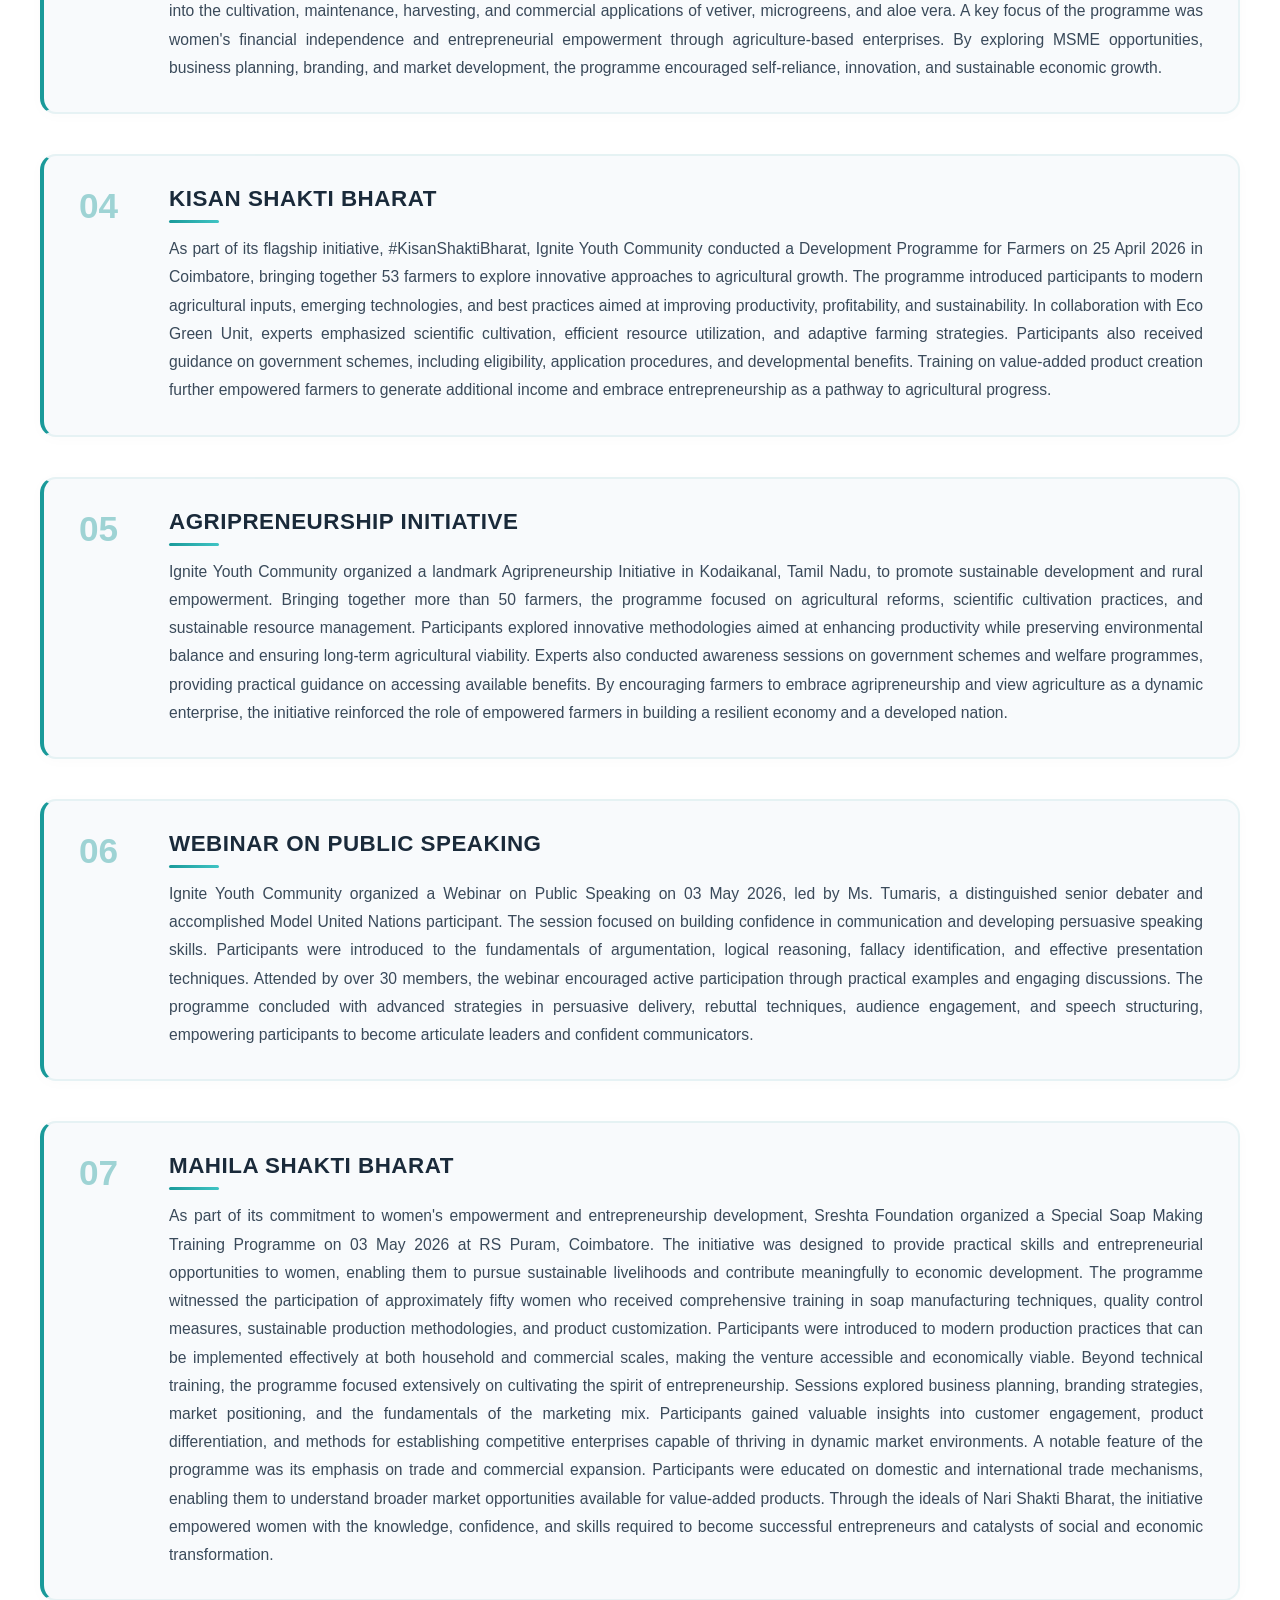
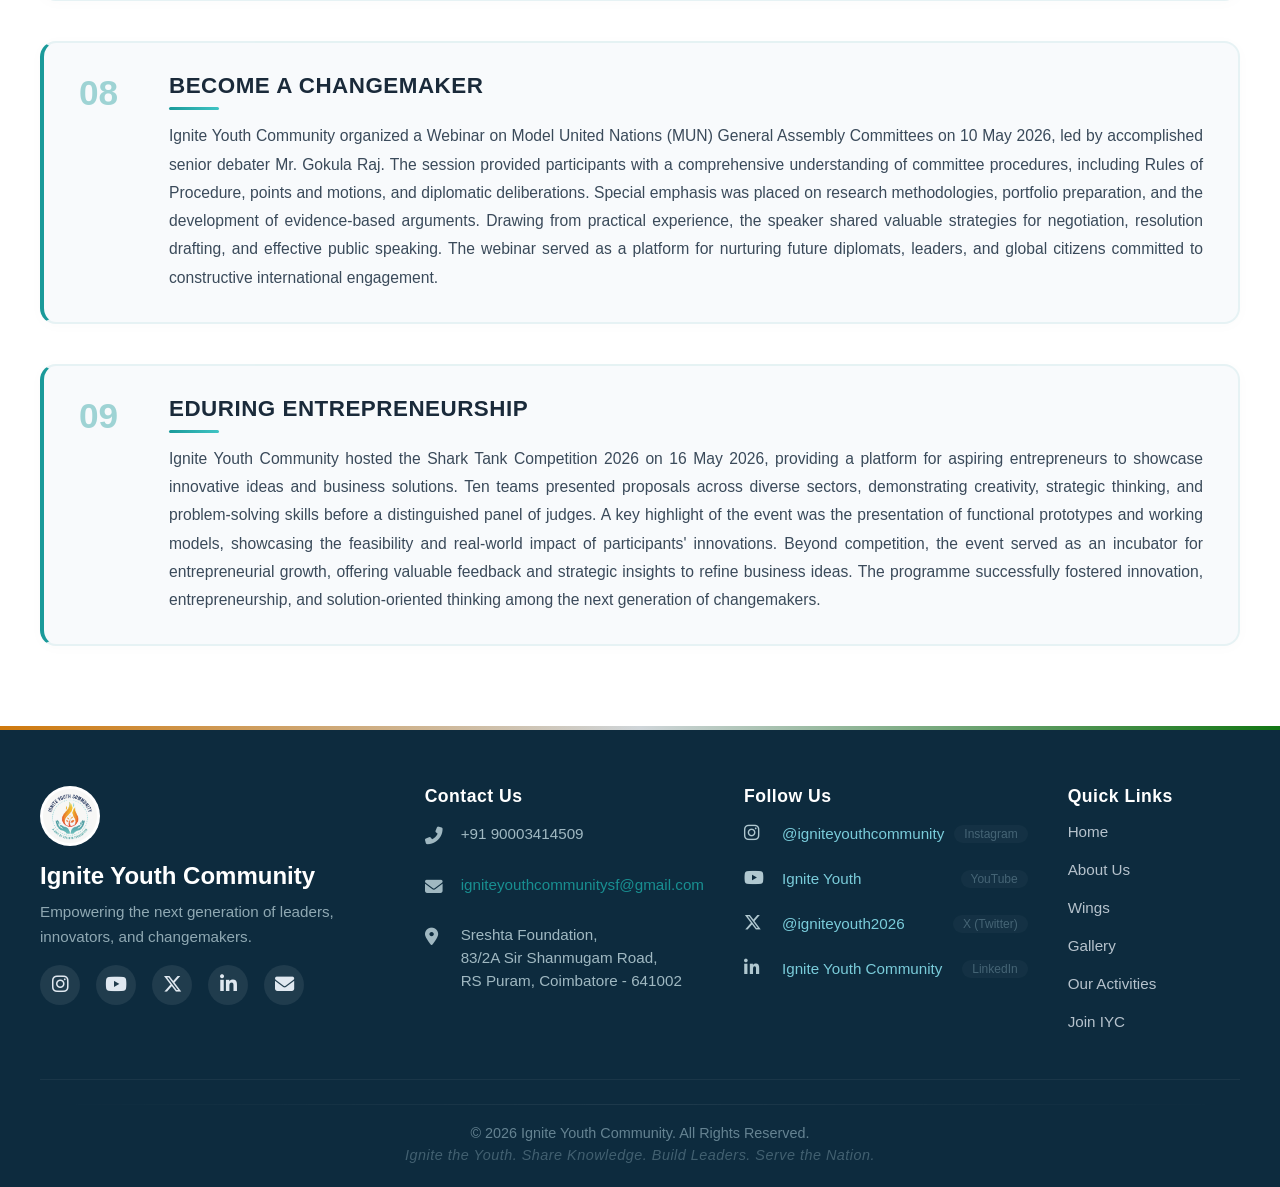
<file: activities.html>
<!DOCTYPE html>
<html lang="en">
<head>
  <meta charset="UTF-8" />
  <meta name="viewport" content="width=device-width, initial-scale=1.0" />
  <title>Our Activities - Ignite Youth Community</title>
  <link rel="stylesheet" href="https://cdnjs.cloudflare.com/ajax/libs/font-awesome/6.5.0/css/all.min.css" />
  <link rel="stylesheet" href="style.css" />
  <link rel="icon" type="image/png" href="IYC-v2.jpeg" />
<style>
    .activities-page {
      padding: 140px 40px 80px;
      background: #ffffff;
      position: relative;
      overflow: hidden;
      min-height: 100vh;
    }

    .activities-container {
      max-width: 1200px;
      margin: 0 auto;
      position: relative;
      z-index: 1;
    }

    .activities-container h1 {
      font-size: 3rem;
      font-weight: 900;
      color: #1a2a3a;
      text-align: center;
      margin-bottom: 10px;
    }

    .activities-container h1 span {
      color: #1a9a9a;
    }

    .activities-subtitle {
      font-size: 1.15rem;
      color: #3a4a5a;
      text-align: justify;
      max-width: 700px;
      margin: 0 auto 20px;
      line-height: 1.6;
      
    }

    .activities-line {
      width: 100%;
      height: 3px;
      margin: 0 0 40px;
      background: linear-gradient(90deg, #ff8c00 0%, #ffffff 50%, #138808 100%);
      border-radius: 4px;
      opacity: 0.6;
    }

    /* ===== INTRO SECTIONS - CARD STYLE ===== */
    .activities-intro-wrapper {
      margin-bottom: 50px;
    }

    .activities-intro-wrapper .intro-section {
      background: #f8fafc;
      border-radius: 16px;
      padding: 30px 35px;
      margin-bottom: 24px;
      border-left: 4px solid #1a9a9a;
      transition: all 0.3s ease;
    }

    .activities-intro-wrapper .intro-section:hover {
      transform: translateX(8px);
      box-shadow: 0 8px 30px rgba(26, 154, 154, 0.12);
    }

    .activities-intro-wrapper .intro-section .section-number {
      font-size: 0.85rem;
      font-weight: 700;
      color: #1a9a9a;
      opacity: 0.5;
      letter-spacing: 2px;
      text-transform: uppercase;
      margin-bottom: 4px;
    }

    .activities-intro-wrapper .intro-section .section-title {
      font-size: 1.2rem;
      font-weight: 700;
      color: #1a2a3a;
      margin-bottom: 10px;
    }

    .activities-intro-wrapper .intro-section .section-title span {
      color: #1a9a9a;
    }

    .activities-intro-wrapper .intro-section p {
      color: #3a4a5a;
      line-height: 1.8;
      font-size: 0.98rem;
      text-align: justify;
      margin-bottom: 0;
    }

    /* ===== HERO LINE ===== */
    .activities-hero-line {
      text-align: center;
      padding: 30px 0 40px;
      position: relative;
      border-top: 2px solid rgba(26, 154, 154, 0.15);
      border-bottom: 2px solid rgba(26, 154, 154, 0.15);
      margin: 40px 0;
    }

    .activities-hero-line .hero-quote {
      font-size: 2rem;
      font-weight: 700;
      color: #1a2a3a;
      letter-spacing: 1px;
    }

    .activities-hero-line .hero-quote span {
      color: #1a9a9a;
    }

    .activities-hero-line .hero-sub {
      font-size: 1.1rem;
      color: #4a5a6a;
      margin-top: 8px;
      font-style: italic;
    }

    /* ===== SECTION DIVIDER ===== */
    .section-divider {
      display: flex;
      align-items: center;
      justify-content: center;
      gap: 20px;
      margin: 40px 0;
    }

    .section-divider .line {
      flex: 1;
      height: 2px;
      background: linear-gradient(90deg, transparent, #1a9a9a, transparent);
      opacity: 0.3;
    }

    .section-divider .label {
      font-size: 1.6rem;
      font-weight: 700;
      color: #1a2a3a;
      white-space: nowrap;
      letter-spacing: 2px;
    }

    .section-divider .label span {
      color: #1a9a9a;
    }

    /* ===== ACTIVITY CARDS ===== */
    .activities-list {
      display: flex;
      flex-direction: column;
      gap: 40px;
    }

    .activity-card {
      display: flex;
      gap: 30px;
      background: #f8fafc;
      border-radius: 16px;
      padding: 30px 35px;
      border-left: 4px solid #1a9a9a;
      transition: all 0.3s ease;
    }

    .activity-card:hover {
      transform: translateX(8px);
      box-shadow: 0 8px 30px rgba(26, 154, 154, 0.12);
    }

    .activity-number {
      font-size: 2.2rem;
      font-weight: 900;
      color: #1a9a9a;
      opacity: 0.4;
      min-width: 60px;
      line-height: 1;
    }

    .activity-content {
      flex: 1;
    }

    .activity-content h2 {
      font-size: 1.4rem;
      font-weight: 700;
      color: #1a2a3a;
      margin-bottom: 12px;
      letter-spacing: 0.5px;
    }

    .activity-content p {
      color: #3a4a5a;
      line-height: 1.8;
      margin-bottom: 14px;
      font-size: 0.98rem;
      text-align: justify;
    }

    .activity-content p:last-child {
      margin-bottom: 0;
    }

    /* ===== NAVIGATION ===== */
    .navbar {
      position: fixed;
      top: 0;
      left: 0;
      width: 100%;
      background: #1a9a9a;
      box-shadow: 0 4px 20px rgba(0,0,0,0.08);
      z-index: 1000;
      padding: 0 20px;
      height: 72px;
      display: flex;
      align-items: center;
    }

    .nav-container {
      max-width: 1200px;
      width: 100%;
      margin: 0 auto;
      display: flex;
      justify-content: space-between;
      align-items: center;
    }

    .nav-logo a {
      display: flex;
      align-items: center;
      gap: 10px;
      text-decoration: none;
      color: #fff;
      font-weight: 700;
      font-size: 1.2rem;
    }

    .nav-logo img {
      height: 40px;
      width: 40px;
      object-fit: cover;
      border-radius: 50%;
      background: #fff;
    }

    .nav-links {
      list-style: none;
      display: flex;
      align-items: center;
      gap: 30px;
      margin: 0;
      padding: 0;
    }

    .nav-links li a {
      text-decoration: none;
      color: #ffffff;
      font-weight: 600;
      font-size: 1rem;
      transition: 0.2s;
      padding: 6px 0;
      border-bottom: 2px solid transparent;
    }

    .nav-links li a:hover,
    .nav-links li a.active {
      border-bottom-color: #fff;
    }

    .join-btn {
      display: inline-block;
      padding: 10px 28px;
      background: linear-gradient(135deg, #ff8c00, #e07000, #cc5a00);
      color: #ffffff;
      font-size: 0.95rem;
      font-weight: 700;
      text-decoration: none;
      border-radius: 10px;
      letter-spacing: 1px;
      transition: all 0.3s ease;
      box-shadow: 0 4px 25px rgba(255, 140, 0, 0.3);
      border: 3px solid rgba(255, 255, 255, 0.15);
      text-transform: uppercase;
    }

    .join-btn:hover {
      transform: translateY(-2px) scale(1.05);
      box-shadow: 0 8px 40px rgba(255, 140, 0, 0.4);
      background: linear-gradient(135deg, #ff9900, #e87800, #d06600);
    }

    .nav-hamburger {
      display: none;
      flex-direction: column;
      gap: 5px;
      cursor: pointer;
      padding: 5px;
      z-index: 1001;
    }

    .nav-hamburger span {
      width: 28px;
      height: 3px;
      background: #fff;
      border-radius: 4px;
      transition: all 0.3s ease;
      display: block;
    }

    /* Hamburger Animation */
    .nav-hamburger.active span:nth-child(1) {
      transform: rotate(45deg) translate(5px, 5px);
    }

    .nav-hamburger.active span:nth-child(2) {
      opacity: 0;
    }

    .nav-hamburger.active span:nth-child(3) {
      transform: rotate(-45deg) translate(5px, -5px);
    }

    /* ===== LANGUAGE DROPDOWN ===== */
    .language-dropdown {
      position: relative;
    }

    .language-toggle {
      display: flex;
      align-items: center;
      gap: 6px;
      padding: 8px 14px;
      background: rgba(255, 255, 255, 0.12);
      border: 2px solid rgba(255, 255, 255, 0.15);
      border-radius: 8px;
      color: #ffffff;
      font-size: 0.9rem;
      font-weight: 600;
      cursor: pointer;
      transition: all 0.3s ease;
      font-family: inherit;
    }

    .language-toggle:hover {
      background: rgba(255, 255, 255, 0.2);
      border-color: rgba(255, 255, 255, 0.3);
    }

    .language-toggle .arrow {
      font-size: 0.6rem;
      transition: transform 0.3s ease;
    }

    .language-dropdown.active .language-toggle .arrow {
      transform: rotate(180deg);
    }

    .language-menu {
      position: absolute;
      top: calc(100% + 8px);
      right: 0;
      min-width: 200px;
      max-height: 350px;
      overflow-y: auto;
      background: rgba(15, 120, 120, 0.98);
      backdrop-filter: blur(12px);
      border-radius: 12px;
      border: 1px solid rgba(255, 255, 255, 0.1);
      box-shadow: 0 8px 40px rgba(0, 0, 0, 0.25);
      padding: 6px 0;
      opacity: 0;
      visibility: hidden;
      transform: translateY(-10px);
      transition: all 0.3s ease;
      z-index: 1000;
      list-style: none;
    }

    .language-dropdown.active .language-menu {
      opacity: 1;
      visibility: visible;
      transform: translateY(0);
    }

    .language-menu li {
      padding: 0;
      margin: 0;
    }

    .language-menu li a {
      display: block;
      padding: 8px 18px;
      color: #ffffff;
      text-decoration: none;
      font-size: 0.85rem;
      font-weight: 500;
      transition: all 0.2s ease;
      white-space: nowrap;
      cursor: pointer;
    }

    .language-menu li a:hover {
      background: rgba(255, 255, 255, 0.1);
    }

    .language-menu::-webkit-scrollbar {
      width: 4px;
    }

    .language-menu::-webkit-scrollbar-track {
      background: rgba(255, 255, 255, 0.05);
      border-radius: 4px;
    }

    .language-menu::-webkit-scrollbar-thumb {
      background: rgba(255, 255, 255, 0.2);
      border-radius: 4px;
    }

    /* ===== FOOTER ===== */
    .footer {
      background: #0d2b3e;
      color: #e0e8f0;
      padding: 60px 40px 20px;
    }

    .footer-container {
      max-width: 1200px;
      margin: 0 auto;
    }

    .footer-grid {
      display: grid;
      grid-template-columns: 2fr 1.5fr 1.5fr 1fr;
      gap: 40px;
      margin-bottom: 40px;
    }

    .footer-brand h3 {
      font-size: 1.5rem;
      margin-bottom: 10px;
      color: #fff;
    }

    .footer-brand p {
      line-height: 1.6;
      opacity: 0.8;
      max-width: 300px;
    }

    .footer-logo {
      width: 60px;
      height: 60px;
      border-radius: 50%;
      object-fit: cover;
      margin-bottom: 12px;
      background: #fff;
    }

    .footer-social {
      display: flex;
      gap: 16px;
      margin-top: 16px;
    }

    .social-link {
      background: rgba(255,255,255,0.08);
      width: 40px;
      height: 40px;
      border-radius: 50%;
      display: flex;
      align-items: center;
      justify-content: center;
      text-decoration: none;
      color: #e0e8f0;
      font-size: 1.2rem;
      transition: 0.2s;
    }

    .social-link:hover {
      background: #1a9a9a;
      transform: translateY(-3px);
    }

    .footer-contact h4,
    .footer-social-media h4,
    .footer-links h4 {
      color: #fff;
      font-size: 1.1rem;
      margin-bottom: 16px;
      letter-spacing: 0.5px;
    }

    .footer-contact ul,
    .footer-social-media ul,
    .footer-links ul {
      list-style: none;
      display: flex;
      flex-direction: column;
      gap: 12px;
    }

    .footer-contact li {
      display: flex;
      gap: 12px;
      align-items: flex-start;
      font-size: 0.95rem;
      opacity: 0.9;
    }

    .footer-contact a {
      color: #1a9a9a;
      text-decoration: none;
    }

    .footer-contact a:hover {
      text-decoration: underline;
    }

    .footer-social-media li {
      display: flex;
      align-items: center;
      gap: 10px;
    }

    .footer-social-media .platform {
      font-size: 0.75rem;
      opacity: 0.6;
      margin-left: auto;
    }

    .footer-links li a {
      color: #e0e8f0;
      text-decoration: none;
      opacity: 0.8;
      transition: 0.2s;
    }

    .footer-links li a:hover {
      opacity: 1;
      color: #1a9a9a;
      padding-left: 4px;
    }

    .footer-bottom {
      border-top: 1px solid rgba(255,255,255,0.08);
      padding-top: 24px;
      text-align: center;
      font-size: 0.9rem;
      opacity: 0.7;
    }

    .footer-tagline {
      margin-top: 6px;
      font-style: italic;
      opacity: 0.6;
      font-size: 0.85rem;
    }

    /* ============================================
       RESPONSIVE BREAKPOINTS
       ============================================ */

    /* Tablet */
    @media (max-width: 992px) {
      .footer-grid {
        grid-template-columns: 1fr 1fr;
        gap: 30px;
      }
    }

    /* Mobile - Show Hamburger (768px and below) */
    @media (max-width: 768px) {
      /* Activities page */
      .activities-page {
        padding: 120px 20px 60px;
      }
      
      .activities-container h1 {
        font-size: 2.4rem;
      }
      
      .activities-intro-wrapper .intro-section {
        padding: 20px;
      }
      
      .activity-card {
        flex-direction: column;
        gap: 12px;
        padding: 20px;
      }
      
      .activity-number {
        font-size: 1.8rem;
        min-width: auto;
      }
      
      .activities-hero-line .hero-quote {
        font-size: 1.4rem;
      }
      
      .section-divider .label {
        font-size: 1.2rem;
      }
      
      .section-divider {
        gap: 10px;
      }

      /* Show Hamburger */
      .nav-hamburger {
        display: flex !important;
      }

      /* Mobile Menu - Slide from right */
      .nav-links {
        position: fixed !important;
        top: 0 !important;
        right: -100% !important;
        width: 75% !important;
        max-width: 320px !important;
        height: 100vh !important;
        background: #1a9a9a !important;
        flex-direction: column !important;
        justify-content: center !important;
        align-items: center !important;
        gap: 15px !important;
        transition: right 0.4s ease !important;
        padding: 40px 20px !important;
        box-shadow: -5px 0 30px rgba(0,0,0,0.3) !important;
        z-index: 999 !important;
        display: flex !important;
        margin: 0 !important;
        list-style: none !important;
        overflow-y: auto !important;
      }

      .nav-links.active {
        right: 0 !important;
      }

      .nav-links li {
        width: 100% !important;
        text-align: center !important;
      }

      .nav-links li a {
        font-size: 1.1rem !important;
        color: #ffffff !important;
        display: block !important;
        padding: 10px 0 !important;
        border-bottom: 2px solid transparent !important;
        text-decoration: none !important;
      }

      .nav-links li a:hover {
        border-bottom-color: #ffffff !important;
      }

      .join-btn {
        padding: 12px 35px !important;
        font-size: 0.95rem !important;
        display: inline-block !important;
        margin-top: 10px !important;
      }

      /* Language dropdown on mobile */
      .language-dropdown {
        width: 100% !important;
      }

      .language-toggle {
        width: 100% !important;
        justify-content: center !important;
        padding: 10px 20px !important;
        background: rgba(255,255,255,0.1) !important;
      }

      .language-menu {
        position: static !important;
        background: transparent !important;
        backdrop-filter: none !important;
        border: none !important;
        box-shadow: none !important;
        padding: 0 !important;
        display: none !important;
        max-height: 180px !important;
        overflow-y: auto !important;
      }

      .language-dropdown.active .language-menu {
        display: block !important;
      }

      .language-menu li a {
        padding: 8px 20px !important;
        text-align: center !important;
        font-size: 0.9rem !important;
        color: #ffffff !important;
      }

      body.menu-open {
        overflow: hidden !important;
      }
    }

    /* Small Mobile */
    @media (max-width: 480px) {
      .activities-page {
        padding: 100px 16px 40px;
      }
      
      .activities-container h1 {
        font-size: 2rem;
      }
      
      .activity-content h2 {
        font-size: 1.1rem;
      }
      
      .activities-hero-line .hero-quote {
        font-size: 1.1rem;
      }
      
      .activities-intro-wrapper .intro-section .section-title {
        font-size: 1rem;
      }
      
      .footer-grid {
        grid-template-columns: 1fr;
        gap: 24px;
      }
      
      .footer {
        padding: 40px 20px 20px;
      }
    }

    /* Desktop - Hide Hamburger (769px and above) */
    @media (min-width: 769px) {
      .nav-hamburger {
        display: none !important;
      }

      .nav-links {
        display: flex !important;
        position: static !important;
        flex-direction: row !important;
        justify-content: flex-end !important;
        align-items: center !important;
        gap: 30px !important;
        background: transparent !important;
        padding: 0 !important;
        box-shadow: none !important;
        width: auto !important;
        height: auto !important;
        right: auto !important;
        transition: none !important;
        z-index: auto !important;
        overflow: visible !important;
      }

      .nav-links li {
        width: auto !important;
      }

      .nav-links li a {
        font-size: 1rem !important;
        color: #ffffff !important;
        padding: 6px 0 !important;
        border-bottom: 2px solid transparent !important;
      }

      .nav-links li a:hover {
        border-bottom-color: #ffffff !important;
      }

      .join-btn {
        padding: 10px 28px !important;
        font-size: 0.95rem !important;
      }
    }

    /* Language dropdown responsive override */
    @media (max-width: 968px) {
      .language-dropdown {
        width: 100%;
      }

      .language-toggle {
        width: 100%;
        justify-content: center;
        padding: 12px 20px;
      }

      .language-menu {
        position: static;
        max-height: none;
        background: transparent;
        backdrop-filter: none;
        border: none;
        box-shadow: none;
        padding: 0;
        opacity: 1;
        visibility: visible;
        transform: none;
        display: none;
      }

      .language-dropdown.active .language-menu {
        display: block;
      }

      .language-menu li a {
        padding: 10px 20px;
        text-align: center;
        font-size: 0.95rem;
        border-bottom: 1px solid rgba(255, 255, 255, 0.05);
      }
    }

    @media (max-width: 900px) {
      .footer-grid {
        grid-template-columns: 1fr 1fr;
        gap: 30px;
      }
    }

    @media (max-width: 500px) {
      .footer-grid {
        grid-template-columns: 1fr;
        gap: 24px;
      }
      .footer {
        padding: 40px 20px 20px;
      }
    }
</style>
</head>
<body>
  <div id="loader">
    <div class="loader-content">
      <div class="flag-strip"></div>
      <img src="IYC.jpeg" alt="Logo" class="loader-logo" onerror="this.style.display='none'" />
      <h1 data-i18n="activities.loader.title">Ignite Youth Community</h1>
      <div class="spinner"></div>
      <div class="tech-line"></div>
      <p class="quote" data-i18n="activities.loader.quote">"If you want to shine like a sun, first burn like a sun." He also noted, "Excellence is a continuous process and not an accident."</p>
      <p class="quote-author" data-i18n="activities.loader.author">— APJ Abdul Kalam</p>
    </div>
  </div>

  <nav class="navbar" id="navbar">
    <div class="nav-container">
      <div class="nav-logo">
        <a href="index.html">
          <img src="IYC.jpeg" alt="Logo" onerror="this.style.display='none'" />
          <span data-i18n="activities.nav.brand">Ignite Youth Community</span>
        </a>
      </div>
      <ul class="nav-links" id="navLinks">
        <li><a href="index.html" data-i18n="activities.nav.home">Home</a></li>
        <li><a href="about.html" data-i18n="activities.nav.about">About Us</a></li>
        <li><a href="wings.html" data-i18n="activities.nav.wings">Wings</a></li>
        <li><a href="gallery.html" data-i18n="activities.nav.gallery">Gallery</a></li>
        <li><a href="activities.html" class="active" data-i18n="activities.nav.activities">Our Activities</a></li>
        
        <li class="language-dropdown">
          <button class="language-toggle" onclick="toggleLanguageDropdown(event)">
            🌐 <span id="currentLanguage">English</span> <span class="arrow">▼</span>
          </button>
          <ul class="language-menu" id="languageMenu">
            <li><a href="#" onclick="selectLanguage('en', event)">🇬🇧 English</a></li>
            <li><a href="#" onclick="selectLanguage('hi', event)">🇮🇳 हिन्दी</a></li>
            <li><a href="#" onclick="selectLanguage('bn', event)">🇮🇳 বাংলা</a></li>
            <li><a href="#" onclick="selectLanguage('te', event)">🇮🇳 తెలుగు</a></li>
            <li><a href="#" onclick="selectLanguage('mr', event)">🇮🇳 मराठी</a></li>
            <li><a href="#" onclick="selectLanguage('ta', event)">🇮🇳 தமிழ்</a></li>
            <li><a href="#" onclick="selectLanguage('ur', event)">🇮🇳 اردو</a></li>
            <li><a href="#" onclick="selectLanguage('gu', event)">🇮🇳 ગુજરાતી</a></li>
            <li><a href="#" onclick="selectLanguage('kn', event)">🇮🇳 ಕನ್ನಡ</a></li>
            <li><a href="#" onclick="selectLanguage('ml', event)">🇮🇳 മലയാളം</a></li>
            <li><a href="#" onclick="selectLanguage('or', event)">🇮🇳 ଓଡ଼ିଆ</a></li>
            <li><a href="#" onclick="selectLanguage('pa', event)">🇮🇳 ਪੰਜਾਬੀ</a></li>
            <li><a href="#" onclick="selectLanguage('as', event)">🇮🇳 অসমীয়া</a></li>
            <li><a href="#" onclick="selectLanguage('mai', event)">🇮🇳 मैथिली</a></li>
            <li><a href="#" onclick="selectLanguage('sat', event)">🇮🇳 ᱥᱟᱱᱛᱟᱲᱤ</a></li>
            <li><a href="#" onclick="selectLanguage('ks', event)">🇮🇳 कॉशुर</a></li>
            <li><a href="#" onclick="selectLanguage('ne', event)">🇮🇳 नेपाली</a></li>
            <li><a href="#" onclick="selectLanguage('sd', event)">🇮🇳 سنڌي</a></li>
            <li><a href="#" onclick="selectLanguage('kok', event)">🇮🇳 कोंकणी</a></li>
            <li><a href="#" onclick="selectLanguage('doi', event)">🇮🇳 डोगरी</a></li>
            <li><a href="#" onclick="selectLanguage('mni', event)">🇮🇳 মৈতৈলোন্</a></li>
            <li><a href="#" onclick="selectLanguage('sa', event)">🇮🇳 संस्कृतम्</a></li>
          </ul>
        </li>
        
        <li><a href="https://forms.gle/pVzhrSoFiHpcd62cA" target="_blank" class="join-btn" data-i18n="activities.nav.join">JOIN IYC</a></li>
      </ul>
      <div class="nav-hamburger" id="hamburger">
        <span></span>
        <span></span>
        <span></span>
      </div>
    </div>
  </nav>

  <section class="activities-page">
    <img src="IYC-v2.jpeg" alt="" class="activities-bg-logo" onerror="this.style.display='none'" />
    <div class="activities-container">
      <h1 data-i18n="activities.heading"><span>Our Activities</span></h1>
      <p class="activities-subtitle" data-i18n="activities.subtitle">At Ignite Youth Community, every activity is designed with a larger purpose: to empower young people with knowledge, confidence, leadership abilities and a strong sense of social and national responsibility. We create meaningful platforms where young minds can learn, question, communicate, innovate and contribute. From intellectual forums and skill-building programmes to social initiatives and community engagement, our activities seek to transform potential into purposeful action.</p>
        </p>
      
      <div class="activities-line"></div>

      <!-- ===== INTRO CONTENT - CARD STYLE ===== -->
      <div class="activities-intro-wrapper">
        
        <!-- Section 1: Opening -->
    
          

        <!-- Section 2: Public Speaking & Debating -->
        <div class="intro-section">
          <div class="section-number">01</div>
          <div class="section-title" data-i18n="activities.intro.title2"><span>Public Speaking & Debating</span></div>
          <p data-i18n="activities.intro.p2">We believe that a confident nation begins with confident young voices. Through structured debates, extempore sessions, public speaking programmes and oration workshops, Ignite Youth Community helps students develop clarity of thought, effective articulation and persuasive communication. These platforms encourage young people to express their ideas fearlessly while learning to listen, reason and engage respectfully with diverse perspectives.</p>
        </div>

        <!-- Section 3: Skill Development Programmes -->
        <div class="intro-section">
          <div class="section-number">02</div>
          <div class="section-title" data-i18n="activities.intro.title3"><span>Skill Development Programmes</span></div>
          <p data-i18n="activities.intro.p3">Ignite Youth Community conducts programmes that strengthen higher-order thinking, logical reasoning, analytical ability and practical skills. Through initiatives led by different wings of the community, young people are encouraged to move beyond conventional learning and develop capabilities that support academic excellence, professional growth and responsible leadership.</p>
        </div>

        <!-- Section 4: Workshops & Training -->
        <div class="intro-section">
          <div class="section-number">03</div>
          <div class="section-title" data-i18n="activities.intro.title4"><span>Workshops & Training</span></div>
          <p data-i18n="activities.intro.p4">Our workshops provide young minds with opportunities to learn directly from experienced facilitators and practitioners. Programmes cover areas such as leadership, cognitive development, analytical reasoning, professional skills and other subjects relevant to the growth of today's youth. Each session is designed to turn learning into practical understanding and meaningful personal development.</p>
        </div>

        <!-- Section 5: Spreading Social Awareness -->
        <div class="intro-section">
          <div class="section-number">04</div>
          <div class="section-title" data-i18n="activities.intro.title5"><span>Spreading Social Awareness</span></div>
          <p data-i18n="activities.intro.p5">Ignite Youth Community believes that an empowered youth must also be an aware and responsible citizen. We undertake awareness campaigns and initiatives addressing important social concerns, including environmental sustainability, equality and other issues affecting society. Through these efforts, we encourage young people to understand challenges around them and become active participants in creating positive change.</p>
        </div>

        <!-- Section 6: Welfare of Bharat -->
        <div class="intro-section">
          <div class="section-number">05</div>
          <div class="section-title" data-i18n="activities.intro.title6"><span>Welfare of Bharat</span></div>
          <p data-i18n="activities.intro.p6">Our commitment to Rashtra Devo Bhava is reflected through community service drives, volunteer initiatives and programmes dedicated to the welfare of Bharat. These activities connect young people with real-world social needs and inspire them to contribute through service, compassion and responsible citizenship. We seek to transform patriotism from an idea into meaningful action.</p>
        </div>

        <!-- Section 7: Leadership & Youth Empowerment -->
        <div class="intro-section">
          <div class="section-number">06</div>
          <div class="section-title" data-i18n="activities.intro.title7"><span>Leadership & Youth Empowerment</span></div>
          <p data-i18n="activities.intro.p7">Leadership at Ignite Youth Community is developed through participation, responsibility and experience. Young members are encouraged to take initiative, organise programmes, collaborate with others and contribute to community projects. Our youth empowerment initiatives aim to develop individuals who can lead with confidence, integrity, empathy and a clear sense of purpose.</p>
        </div>

        <!-- Section 8: Ideation & Innovation -->
        <div class="intro-section">
          <div class="section-number">07</div>
          <div class="section-title" data-i18n="activities.intro.title8"><span>Ideation & Innovation</span></div>
          <p data-i18n="activities.intro.p8">Ignite Youth Community provides a platform where young minds can transform ideas into possibilities. Through ideation and innovation initiatives, students are encouraged to identify challenges, think creatively, explore solutions and present original perspectives. We believe that when young people are given the freedom to imagine, question and create, their ideas can become meaningful contributions to society.</p>
        </div>

        <!-- Section 9: Events & Community Engagement -->
        <div class="intro-section">
          <div class="section-number">08</div>
          <div class="section-title" data-i18n="activities.intro.title9"><span>Events & Community Engagement</span></div>
          <p data-i18n="activities.intro.p9">Our events bring young people together to learn, participate, collaborate and celebrate their talents. From educational and leadership programmes to community initiatives and youth-focused activities, these events create opportunities for meaningful interaction and collective growth. Every event is designed to strengthen the spirit of community while giving young people a platform to participate and lead.</p>
        </div>

        <!-- Section 10: Literary & Humanities Engagement -->
        <div class="intro-section">
          <div class="section-number">09</div>
          <div class="section-title" data-i18n="activities.intro.title10"><span>Literary & Humanities Engagement</span></div>
          <p data-i18n="activities.intro.p10">Our Literary and Humanities activities encourage young people to explore language, literature, history, society, culture and human thought. Through discussions, writing, research and intellectual engagement, these initiatives nurture creativity, awareness and a deeper understanding of the world around us.</p>
        </div>

        <!-- Section 11: Commerce & Knowledge Initiatives -->
        <div class="intro-section">
          <div class="section-number">10</div>
          <div class="section-title" data-i18n="activities.intro.title11"><span>Commerce  & Knowledge Initiatives</span></div>
          <p data-i18n="activities.intro.p11">The Commerce Wing provides opportunities for students interested in economics, business, finance, entrepreneurship and related areas to explore their interests beyond the classroom. Through discussions, learning activities and knowledge-sharing initiatives, we aim to develop commercially aware and intellectually curious young minds.</p>
        </div>

        <!-- Section 12: Legal Awareness -->
        <div class="intro-section">
          <div class="section-number">11</div>
          <div class="section-title" data-i18n="activities.intro.title12"><span>Legal Awareness</span></div>
          <p data-i18n="activities.intro.p12">Through the Legal Wing, Ignite Youth Community seeks to promote awareness of law, rights, duties, governance and constitutional values among young people. The initiative encourages students to develop a basic understanding of the legal and civic framework of society and to become informed and responsible citizens.</p>
        </div>

        <!-- Section 13: Information Technology & Digital Learning -->
        <div class="intro-section">
          <div class="section-number">12</div>
          <div class="section-title" data-i18n="activities.intro.title13"><span>Information Technology & Digital Learning</span></div>
          <p data-i18n="activities.intro.p13">The Information Technology Wing promotes digital awareness and technology-oriented learning among youth. It provides a platform for students to explore emerging technological concepts, digital skills and technology-driven opportunities while encouraging them to understand how innovation can contribute to society and national development.</p>
        </div>

        <!-- Section 14: Creative Arts & Expression -->
        <div class="intro-section">
          <div class="section-number">13</div>
          <div class="section-title" data-i18n="activities.intro.title14"><span>Creative Arts & Expression</span></div>
          <p data-i18n="activities.intro.p14">Ignite Youth Community recognises creativity as an essential part of a young person's development. Through Fine Arts and creative initiatives, students are encouraged to express themselves, discover their talents and appreciate the role of creativity and culture in shaping an intellectually vibrant society.</p>
        </div>

        <!-- Section 15: Environmental Wellness -->
        <div class="intro-section">
          <div class="section-number">14</div>
          <div class="section-title" data-i18n="activities.intro.title15"><span>Environmental Wellness</span></div>
          <p data-i18n="activities.intro.p15">Our Environmental Wellness Wing encourages young people to develop greater awareness of sustainability, environmental responsibility and community well-being. Through awareness initiatives and meaningful engagement, we seek to cultivate a generation that understands the importance of protecting our environment and building healthier, more sustainable communities.</p>
        </div>

        <!-- Section 16: A Youth Movement with a Purpose -->
        <div class="intro-section">
          <div class="section-number">15</div>
          <div class="section-title" data-i18n="activities.intro.title16"><span>A Youth Movement with a Purpose</span></div>
          <p data-i18n="activities.intro.p16">Every activity at Ignite Youth Community is guided by the principles of Yuva Shakti Bharat, Rashtra Devo Bhava and Viksit Bharat 2047. We do not see youth development merely as individual advancement; we see it as preparation for nation-building. By creating platforms to learn, lead, serve, innovate and impact, Ignite Youth Community strives to nurture a generation that is intellectually strong, socially conscious, nationally responsible and ready to shape the future of Bharat.</p>
        </div>

      </div>

      <!-- ===== HERO LINE ===== -->
      <div class="activities-hero-line">
        <p class="hero-quote" data-i18n="activities.hero.quote"><span>Ignite the Change. Become the Change.</span></p>
        <p class="hero-sub" data-i18n="activities.hero.sub">We don't just talk. We lead and transform. The future belongs to those who step forward today.</p>
      </div>

      <!-- ===== SECTION DIVIDER ===== -->
      <div class="section-divider">
        <span class="line"></span>
        <span class="label" data-i18n="activities.events.heading"><span>Key Notable Events</span></span>
        <span class="line"></span>
      </div>

      <!-- ===== ACTIVITIES LIST ===== -->
      <div class="activities-list">
        <!-- Activity 1 -->
        <div class="activity-card">
          <div class="activity-number">01</div>
          <div class="activity-content">
            <h2 data-i18n="activities.activity1.title">MANEUVERING MINDS</h2>
            <p data-i18n="activities.activity1.p1">Ignite Youth Community proudly hosted Debate Fiesta 2026, a celebration of critical thinking, eloquence, and informed citizenship. The event brought together bright young minds to engage in meaningful discourse on contemporary global issues and challenge diverse perspectives. Structured across four progressive levels, the competition rigorously evaluated participants' analytical abilities, communication skills, and subject knowledge. Twenty exceptional individuals were shortlisted on merit and participated in over eight hours of compelling arguments, persuasive rebuttals, and thought-provoking discussions. Covering topics such as sustainable development, technological advancement, international relations, and socio-economic challenges, the event reaffirmed Ignite Youth Community's commitment to nurturing future leaders through reason, knowledge, and responsible action.</p>
          </div>
        </div>

        <!-- Activity 2 -->
        <div class="activity-card">
          <div class="activity-number">02</div>
          <div class="activity-content">
            <h2 data-i18n="activities.activity2.title">PROGRESSIVE POETRY</h2>
            <p data-i18n="activities.activity2.p1">The National Poetry Writing Competition 2026, organized by Ignite Youth Community, was a celebration of literary excellence, creativity, and patriotic spirit. Centered around the theme "Viksit Bharat," the competition invited participants to articulate their aspirations for a developed India through Freestyle Poetry and Sonnet Writing. Attracting 118 participants from across the nation, the event showcased exceptional command over language, originality of thought, and emotional depth. Through themes such as national development, youth empowerment, innovation, and cultural heritage, participants combined imagination with purpose. More than a literary contest, the competition inspired thoughtful expression, intellectual engagement, and constructive patriotism among the youth.</p>
          </div>
        </div>

        <!-- Activity 3 -->
        <div class="activity-card">
          <div class="activity-number">03</div>
          <div class="activity-content">
            <h2 data-i18n="activities.activity3.title">SEEDS OF SELF-RELIANCE</h2>
            <p data-i18n="activities.activity3.p1">Ignite Youth Community organized the Lavancha (Vetiver), Microgreens and Aloe Vera Cultivation Programme on 26 April 2026 in Coimbatore to promote sustainable livelihoods and grassroots entrepreneurship. Conducted under the banners of #KisanShaktiBharat, #MahilaShaktiBharat, and #AtmanirbharBharat, the initiative empowered participants with practical knowledge of high-potential cultivation models. Experts provided insights into the cultivation, maintenance, harvesting, and commercial applications of vetiver, microgreens, and aloe vera. A key focus of the programme was women's financial independence and entrepreneurial empowerment through agriculture-based enterprises. By exploring MSME opportunities, business planning, branding, and market development, the programme encouraged self-reliance, innovation, and sustainable economic growth.</p>
          </div>
        </div>

        <!-- Activity 4 -->
        <div class="activity-card">
          <div class="activity-number">04</div>
          <div class="activity-content">
            <h2 data-i18n="activities.activity4.title">KISAN SHAKTI BHARAT</h2>
            <p data-i18n="activities.activity4.p1">As part of its flagship initiative, #KisanShaktiBharat, Ignite Youth Community conducted a Development Programme for Farmers on 25 April 2026 in Coimbatore, bringing together 53 farmers to explore innovative approaches to agricultural growth. The programme introduced participants to modern agricultural inputs, emerging technologies, and best practices aimed at improving productivity, profitability, and sustainability. In collaboration with Eco Green Unit, experts emphasized scientific cultivation, efficient resource utilization, and adaptive farming strategies. Participants also received guidance on government schemes, including eligibility, application procedures, and developmental benefits. Training on value-added product creation further empowered farmers to generate additional income and embrace entrepreneurship as a pathway to agricultural progress.</p>
          </div>
        </div>

        <!-- Activity 5 -->
        <div class="activity-card">
          <div class="activity-number">05</div>
          <div class="activity-content">
            <h2 data-i18n="activities.activity5.title">AGRIPRENEURSHIP INITIATIVE</h2>
            <p data-i18n="activities.activity5.p1">Ignite Youth Community organized a landmark Agripreneurship Initiative in Kodaikanal, Tamil Nadu, to promote sustainable development and rural empowerment. Bringing together more than 50 farmers, the programme focused on agricultural reforms, scientific cultivation practices, and sustainable resource management. Participants explored innovative methodologies aimed at enhancing productivity while preserving environmental balance and ensuring long-term agricultural viability. Experts also conducted awareness sessions on government schemes and welfare programmes, providing practical guidance on accessing available benefits. By encouraging farmers to embrace agripreneurship and view agriculture as a dynamic enterprise, the initiative reinforced the role of empowered farmers in building a resilient economy and a developed nation.</p>
          </div>
        </div>

        <!-- Activity 6 -->
        <div class="activity-card">
          <div class="activity-number">06</div>
          <div class="activity-content">
            <h2 data-i18n="activities.activity6.title">WEBINAR ON PUBLIC SPEAKING</h2>
            <p data-i18n="activities.activity6.p1">Ignite Youth Community organized a Webinar on Public Speaking on 03 May 2026, led by Ms. Tumaris, a distinguished senior debater and accomplished Model United Nations participant. The session focused on building confidence in communication and developing persuasive speaking skills. Participants were introduced to the fundamentals of argumentation, logical reasoning, fallacy identification, and effective presentation techniques. Attended by over 30 members, the webinar encouraged active participation through practical examples and engaging discussions. The programme concluded with advanced strategies in persuasive delivery, rebuttal techniques, audience engagement, and speech structuring, empowering participants to become articulate leaders and confident communicators.</p>
          </div>
        </div>

        <!-- Activity 7 -->
        <div class="activity-card">
          <div class="activity-number">07</div>
          <div class="activity-content">
            <h2 data-i18n="activities.activity7.title">MAHILA SHAKTI BHARAT</h2>
            <p data-i18n="activities.activity7.p1">As part of its commitment to women's empowerment and entrepreneurship development, Sreshta Foundation organized a Special Soap Making Training Programme on 03 May 2026 at RS Puram, Coimbatore. The initiative was designed to provide practical skills and entrepreneurial opportunities to women, enabling them to pursue sustainable livelihoods and contribute meaningfully to economic development. The programme witnessed the participation of approximately fifty women who received comprehensive training in soap manufacturing techniques, quality control measures, sustainable production methodologies, and product customization. Participants were introduced to modern production practices that can be implemented effectively at both household and commercial scales, making the venture accessible and economically viable. Beyond technical training, the programme focused extensively on cultivating the spirit of entrepreneurship. Sessions explored business planning, branding strategies, market positioning, and the fundamentals of the marketing mix. Participants gained valuable insights into customer engagement, product differentiation, and methods for establishing competitive enterprises capable of thriving in dynamic market environments. A notable feature of the programme was its emphasis on trade and commercial expansion. Participants were educated on domestic and international trade mechanisms, enabling them to understand broader market opportunities available for value-added products. Through the ideals of Nari Shakti Bharat, the initiative empowered women with the knowledge, confidence, and skills required to become successful entrepreneurs and catalysts of social and economic transformation.</p>
          </div>
        </div>

        <!-- Activity 8 -->
        <div class="activity-card">
          <div class="activity-number">08</div>
          <div class="activity-content">
            <h2 data-i18n="activities.activity8.title">BECOME A CHANGEMAKER</h2>
            <p data-i18n="activities.activity8.p1">Ignite Youth Community organized a Webinar on Model United Nations (MUN) General Assembly Committees on 10 May 2026, led by accomplished senior debater Mr. Gokula Raj. The session provided participants with a comprehensive understanding of committee procedures, including Rules of Procedure, points and motions, and diplomatic deliberations. Special emphasis was placed on research methodologies, portfolio preparation, and the development of evidence-based arguments. Drawing from practical experience, the speaker shared valuable strategies for negotiation, resolution drafting, and effective public speaking. The webinar served as a platform for nurturing future diplomats, leaders, and global citizens committed to constructive international engagement.</p>
          </div>
        </div>

        <!-- Activity 9 -->
        <div class="activity-card">
          <div class="activity-number">09</div>
          <div class="activity-content">
            <h2 data-i18n="activities.activity9.title">EDURING ENTREPRENEURSHIP</h2>
            <p data-i18n="activities.activity9.p1">Ignite Youth Community hosted the Shark Tank Competition 2026 on 16 May 2026, providing a platform for aspiring entrepreneurs to showcase innovative ideas and business solutions. Ten teams presented proposals across diverse sectors, demonstrating creativity, strategic thinking, and problem-solving skills before a distinguished panel of judges. A key highlight of the event was the presentation of functional prototypes and working models, showcasing the feasibility and real-world impact of participants' innovations. Beyond competition, the event served as an incubator for entrepreneurial growth, offering valuable feedback and strategic insights to refine business ideas. The programme successfully fostered innovation, entrepreneurship, and solution-oriented thinking among the next generation of changemakers.</p>
          </div>
        </div>
      </div>
    </div>
  </section>

  <footer class="footer">
    <div class="footer-container">
      <div class="footer-grid">
        <!-- Column 1: Brand -->
        <div class="footer-brand">
          <img src="IYC.jpeg" alt="Logo" class="footer-logo" onerror="this.style.display='none'" />
          <h3 data-i18n="gallery.footer.brand">Ignite Youth Community</h3>
          <p data-i18n="gallery.footer.description">Empowering the next generation of leaders, innovators, and changemakers.</p>
          <div class="footer-social">
            <a href="#" class="social-link" title="Instagram" aria-label="Instagram"><i class="fab fa-instagram"></i></a>
            <a href="#" class="social-link" title="YouTube" aria-label="YouTube"><i class="fab fa-youtube"></i></a>
            <a href="#" class="social-link" title="Twitter / X" aria-label="Twitter / X"><i class="fab fa-x-twitter"></i></a>
            <a href="#" class="social-link" title="LinkedIn" aria-label="LinkedIn"><i class="fab fa-linkedin-in"></i></a>
            <a href="#" class="social-link" title="Email" aria-label="Email"><i class="fas fa-envelope"></i></a>
          </div>
        </div>

        <!-- Column 2: Contact -->
        <div class="footer-contact">
          <h4 data-i18n="gallery.footer.contact">Contact Us</h4>
          <ul>
            <li>
              <span class="contact-icon"><i class="fas fa-phone-alt"></i></span>
              <span>+91 90003414509</span>
            </li>
            <li>
              <span class="contact-icon"><i class="fas fa-envelope"></i></span>
              <a href="mailto:igniteyouthcommunitysf@gmail.com">igniteyouthcommunitysf@gmail.com</a>
            </li>
            <li>
              <span class="contact-icon"><i class="fas fa-map-marker-alt"></i></span>
              <address>
                Sreshta Foundation,<br />
                83/2A Sir Shanmugam Road,<br />
                RS Puram, Coimbatore - 641002
              </address>
            </li>
          </ul>
        </div>

        <!-- Column 3: Social Media -->
        <div class="footer-social-media">
          <h4 data-i18n="gallery.footer.follow">Follow Us</h4>
          <ul>
            <li>
              <span class="social-icon"><i class="fab fa-instagram"></i></span>
              <a href="https://www.instagram.com/igniteyouthcommunity?igsh=amV1bHc5c2NpNndk">@igniteyouthcommunity</a>
              <span class="platform" data-i18n="gallery.footer.instagram">Instagram</span>
            </li>
            <li>
              <span class="social-icon"><i class="fab fa-youtube"></i></span>
              <a href="https://youtube.com/@igniteyouthcommunity-2026?si=SLwNPQBuEgsMglG0">Ignite Youth</a>
              <span class="platform" data-i18n="gallery.footer.youtube">YouTube</span>
            </li>
            <li>
              <span class="social-icon"><i class="fab fa-x-twitter"></i></span>
              <a href="https://x.com/igniteyouth2026">@igniteyouth2026</a>
              <span class="platform" data-i18n="gallery.footer.twitter">X (Twitter)</span>
            </li>
            <li>
              <span class="social-icon"><i class="fab fa-linkedin-in"></i></span>
              <a href="#">Ignite Youth Community</a>
              <span class="platform" data-i18n="gallery.footer.linkedin">LinkedIn</span>
            </li>
          </ul>
        </div>

        <!-- Column 4: Quick Links -->
        <div class="footer-links">
          <h4 data-i18n="gallery.footer.links">Quick Links</h4>
          <ul>
            <li><a href="index.html" data-i18n="gallery.footer.home">Home</a></li>
            <li><a href="about.html" data-i18n="gallery.footer.about">About Us</a></li>
            <li><a href="wings.html" data-i18n="gallery.footer.wings">Wings</a></li>
            <li><a href="gallery.html" data-i18n="gallery.footer.gallery">Gallery</a></li>
            <li><a href="activities.html" data-i18n="gallery.footer.activities">Our Activities</a></li>
            <li><a href="https://forms.gle/pVzhrSoFiHpcd62cA" target="_blank" data-i18n="gallery.footer.join">Join IYC</a></li>
          </ul>
        </div>
      </div>

      <!-- Footer Bottom -->
      <div class="footer-bottom">
        <div class="footer-line"></div>
        <p data-i18n="gallery.footer.rights">&copy; 2026 Ignite Youth Community. All Rights Reserved.</p>
        <p class="footer-tagline" data-i18n="gallery.footer.tagline">Ignite the Youth. Share Knowledge. Build Leaders. Serve the Nation.</p>
      </div>
    </div>
  </footer>

<script src="script.js"></script>
<script src="language-activities.js"></script>
<script src="language-gallery.js"></script>
</body>
</html>
</file>
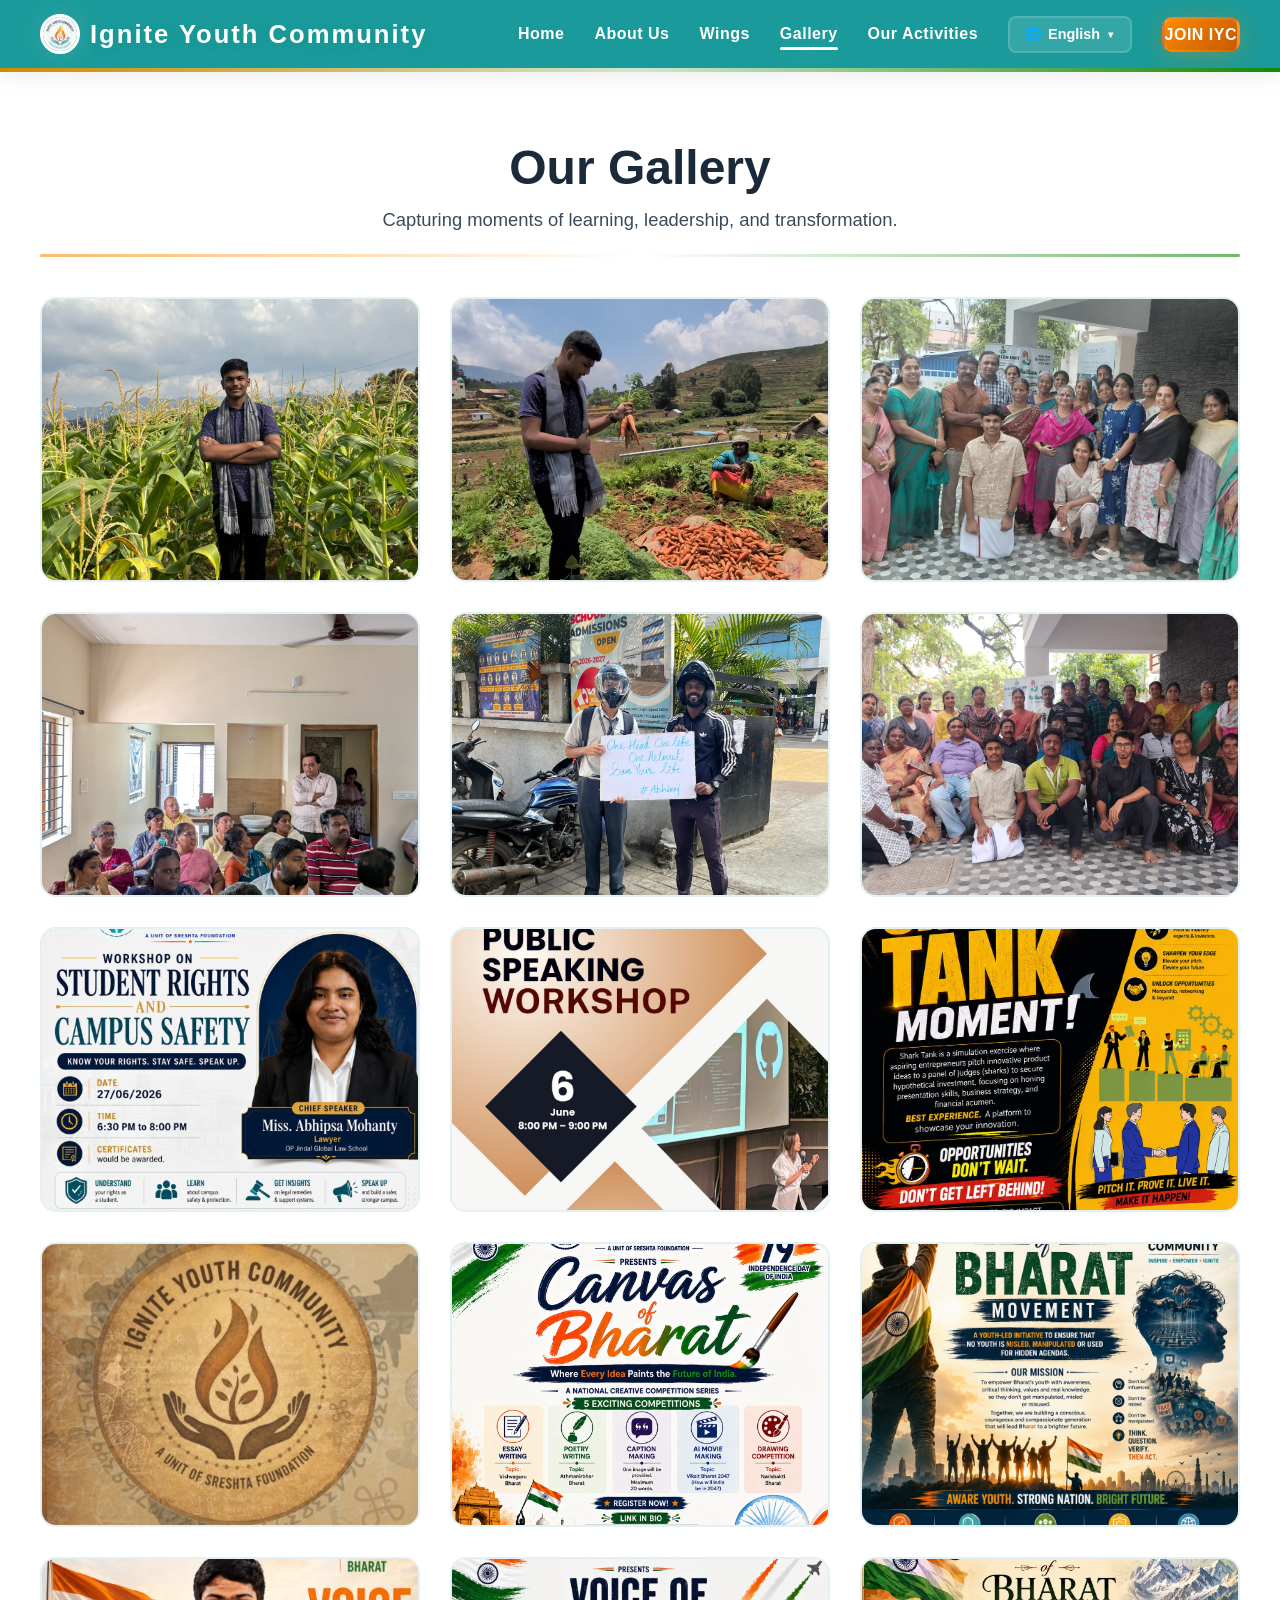
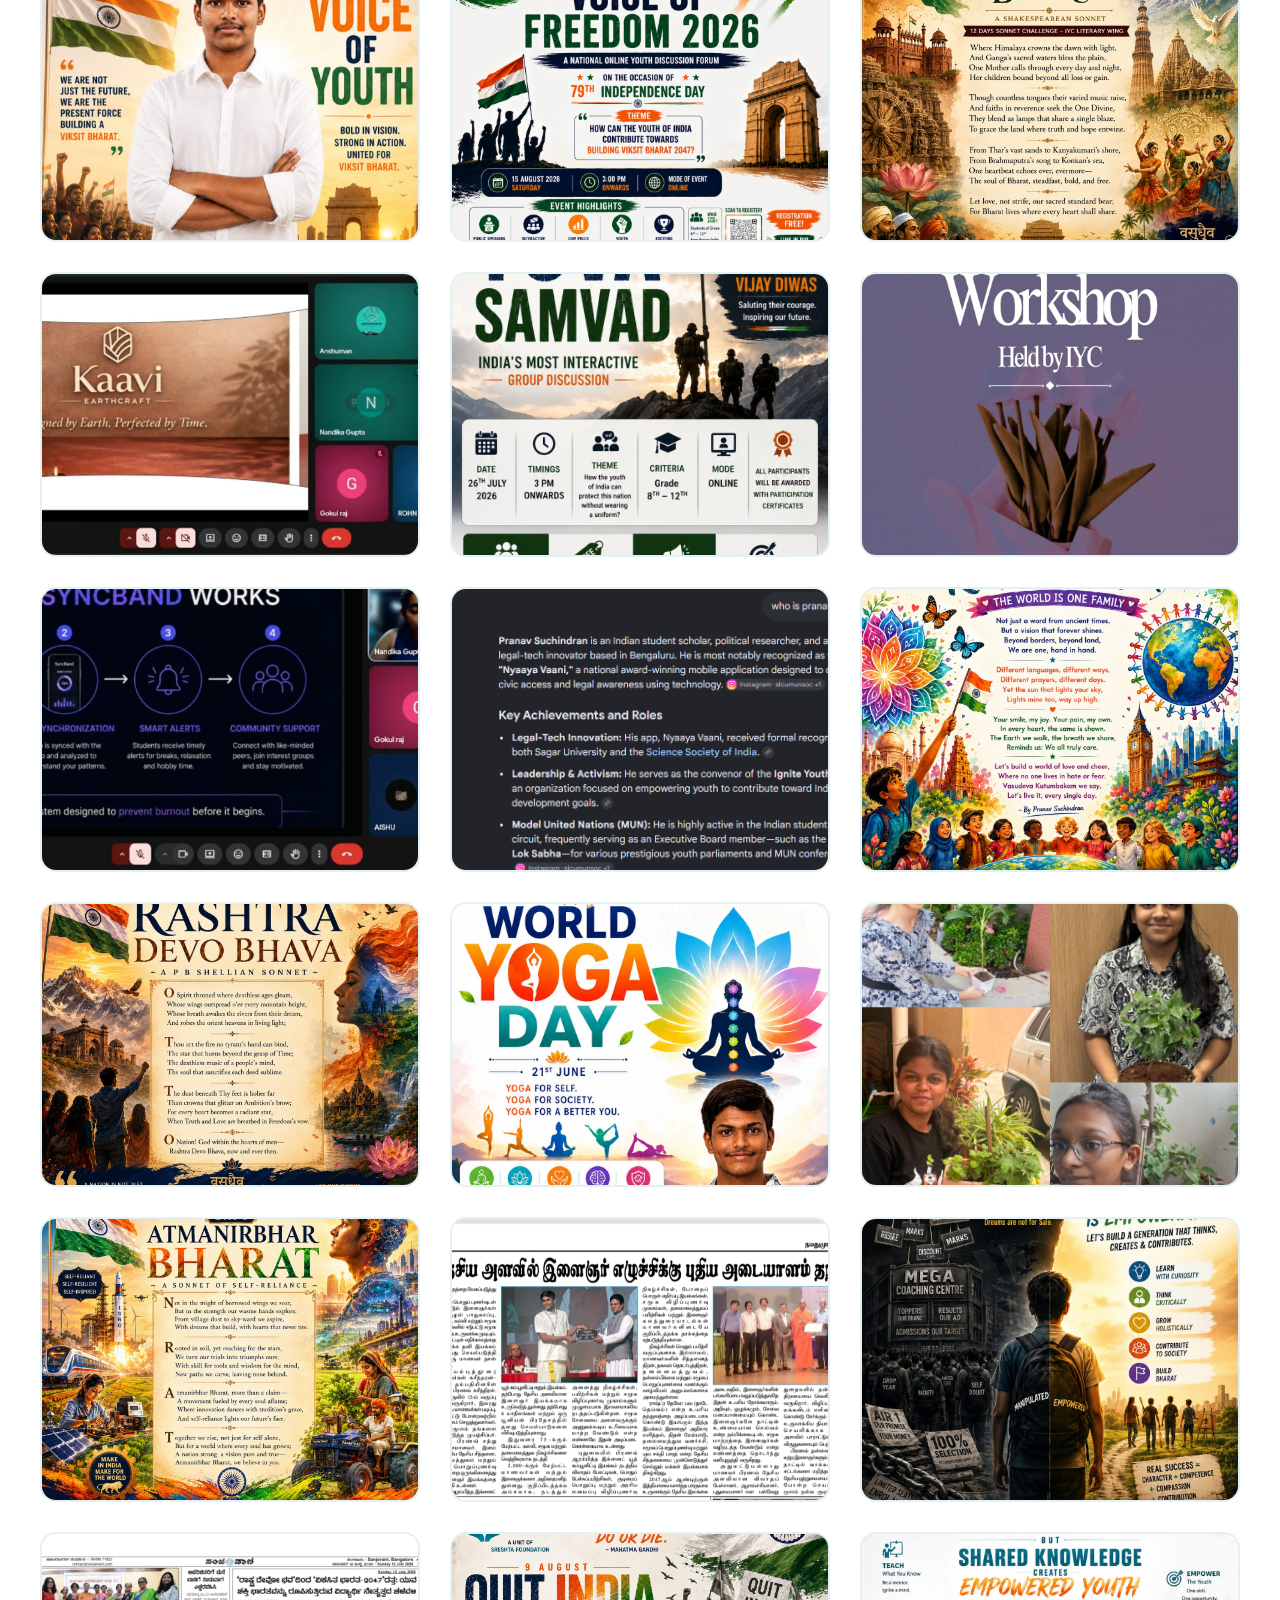
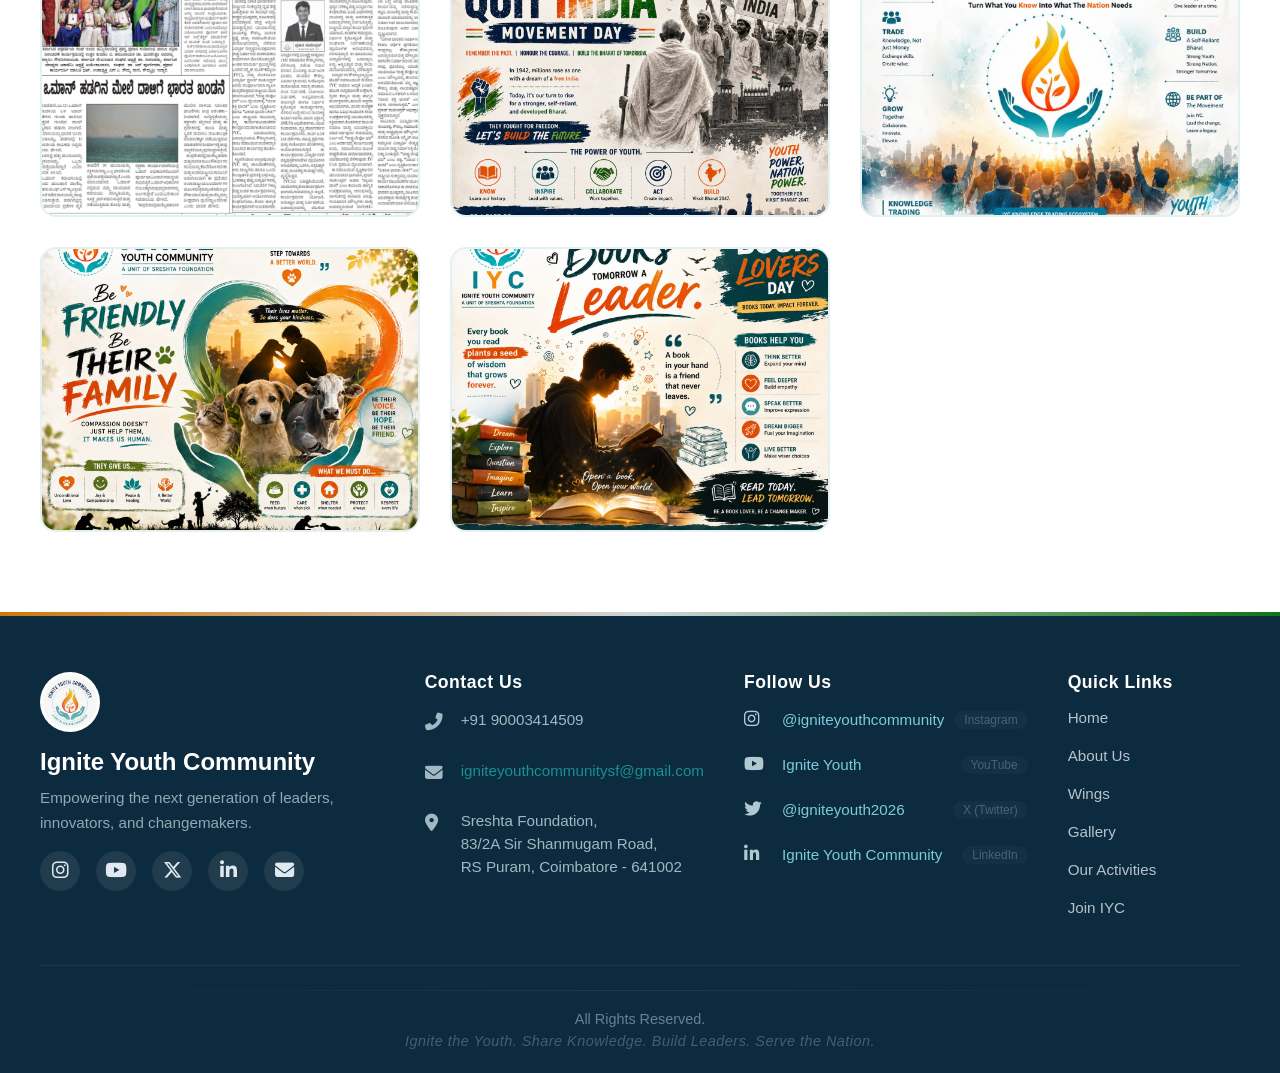
<file: gallery.html>
<!DOCTYPE html>
<html lang="en">
<head>
  <meta charset="UTF-8" />
  <meta name="viewport" content="width=device-width, initial-scale=1.0" />
  <title>Gallery - Ignite Youth Community</title>
  <link rel="stylesheet" href="https://cdnjs.cloudflare.com/ajax/libs/font-awesome/6.5.0/css/all.min.css" />
  <link rel="stylesheet" href="style.css" />
  <link rel="icon" type="image/png" href="IYC-v2.jpeg" />
  <style>
    /* ===== OVERRIDE / ENHANCE GALLERY GRID ===== */
    .gallery-grid {
      display: grid;
      grid-template-columns: repeat(3, 1fr);
      gap: 30px;
    }

    .gallery-item {
      position: relative;
      border-radius: 16px;
      overflow: hidden;
      aspect-ratio: 4 / 3;
      cursor: pointer;
      background: #f5f8fa;
      border: 2px solid rgba(26, 154, 154, 0.08);
      transition: all 0.3s ease;
    }

    .gallery-item:hover {
      transform: scale(1.02);
      border-color: #1a9a9a;
      box-shadow: 0 8px 30px rgba(26, 154, 154, 0.15);
    }

    .gallery-item img {
      width: 100%;
      height: 100%;
      object-fit: cover;
      display: block;
    }

    .gallery-item .gallery-overlay {
      position: absolute;
      top: 0;
      left: 0;
      width: 100%;
      height: 100%;
      background: rgba(0, 0, 0, 0.3);
      display: flex;
      align-items: center;
      justify-content: center;
      opacity: 0;
      transition: opacity 0.3s ease;
    }

    .gallery-item:hover .gallery-overlay {
      opacity: 1;
    }

    .gallery-overlay span {
      color: #ffffff;
      font-size: 2.8rem;
      text-shadow: 0 2px 20px rgba(0, 0, 0, 0.3);
    }

    /* ===== LIGHTBOX ===== */
    .lightbox {
      position: fixed;
      top: 0;
      left: 0;
      width: 100%;
      height: 100%;
      background: rgba(0, 0, 0, 0.9);
      z-index: 9999;
      display: flex;
      align-items: center;
      justify-content: center;
      animation: fadeIn 0.3s ease;
    }

    .lightbox img {
      max-width: 90%;
      max-height: 90%;
      border-radius: 8px;
      object-fit: contain;
    }

    .lightbox-close {
      position: absolute;
      top: 25px;
      right: 35px;
      font-size: 2.5rem;
      color: #ffffff;
      background: none;
      border: none;
      cursor: pointer;
      transition: transform 0.3s ease;
      padding: 10px;
    }

    .lightbox-close:hover {
      transform: rotate(90deg);
    }

    @keyframes fadeIn {
      from { opacity: 0; }
      to { opacity: 1; }
    }

    /* ===== GALLERY PAGE ===== */
    .gallery-page {
      padding: 140px 40px 80px;
      background: #ffffff;
      position: relative;
      overflow: hidden;
      min-height: 100vh;
    }

    .gallery-container {
      max-width: 1200px;
      margin: 0 auto;
      position: relative;
      z-index: 1;
    }

    .gallery-container h1 {
      font-size: 3rem;
      font-weight: 900;
      color: #1a2a3a;
      text-align: center;
      margin-bottom: 10px;
    }

    .gallery-container h1 span {
      color: #1a9a9a;
    }

    .gallery-subtitle {
      font-size: 1.15rem;
      color: #3a4a5a;
      text-align: center;
      max-width: 700px;
      margin: 0 auto 20px;
      line-height: 1.6;
    }

    .gallery-line {
      width: 100%;
      height: 3px;
      margin: 0 0 40px;
      background: linear-gradient(90deg, #ff8c00 0%, #ffffff 50%, #138808 100%);
      border-radius: 4px;
      opacity: 0.6;
    }

    /* ===== NAVIGATION ===== */
    .navbar {
      position: fixed;
      top: 0;
      left: 0;
      width: 100%;
      background: #1a9a9a;
      box-shadow: 0 4px 20px rgba(0,0,0,0.08);
      z-index: 1000;
      padding: 0 20px;
      height: 72px;
      display: flex;
      align-items: center;
    }

    .nav-container {
      max-width: 1200px;
      width: 100%;
      margin: 0 auto;
      display: flex;
      justify-content: space-between;
      align-items: center;
    }

    .nav-logo a {
      display: flex;
      align-items: center;
      gap: 10px;
      text-decoration: none;
      color: #fff;
      font-weight: 700;
      font-size: 1.2rem;
    }

    .nav-logo img {
      height: 40px;
      width: 40px;
      object-fit: cover;
      border-radius: 50%;
      background: #fff;
    }

    .nav-links {
      list-style: none;
      display: flex;
      align-items: center;
      gap: 30px;
      margin: 0;
      padding: 0;
    }

    .nav-links li a {
      text-decoration: none;
      color: #ffffff;
      font-weight: 600;
      font-size: 1rem;
      transition: 0.2s;
      padding: 6px 0;
      border-bottom: 2px solid transparent;
    }

    .nav-links li a:hover,
    .nav-links li a.active {
      border-bottom-color: #fff;
    }

    .join-btn {
      display: inline-block;
      padding: 10px 28px;
      background: linear-gradient(135deg, #ff8c00, #e07000, #cc5a00);
      color: #ffffff;
      font-size: 0.95rem;
      font-weight: 700;
      text-decoration: none;
      border-radius: 10px;
      letter-spacing: 1px;
      transition: all 0.3s ease;
      box-shadow: 0 4px 25px rgba(255, 140, 0, 0.3);
      border: 3px solid rgba(255, 255, 255, 0.15);
      text-transform: uppercase;
    }

    .join-btn:hover {
      transform: translateY(-2px) scale(1.05);
      box-shadow: 0 8px 40px rgba(255, 140, 0, 0.4);
      background: linear-gradient(135deg, #ff9900, #e87800, #d06600);
    }

    .nav-hamburger {
      display: none;
      flex-direction: column;
      gap: 5px;
      cursor: pointer;
      padding: 5px;
      z-index: 1001;
    }

    .nav-hamburger span {
      width: 28px;
      height: 3px;
      background: #ffffff;
      border-radius: 4px;
      transition: all 0.3s ease;
      display: block;
    }

    /* Hamburger Animation */
    .nav-hamburger.active span:nth-child(1) {
      transform: rotate(45deg) translate(5px, 5px);
    }

    .nav-hamburger.active span:nth-child(2) {
      opacity: 0;
    }

    .nav-hamburger.active span:nth-child(3) {
      transform: rotate(-45deg) translate(5px, -5px);
    }

    /* ===== LANGUAGE DROPDOWN ===== */
    .language-dropdown {
      position: relative;
    }

    .language-toggle {
      display: flex;
      align-items: center;
      gap: 6px;
      padding: 8px 14px;
      background: rgba(255, 255, 255, 0.12);
      border: 2px solid rgba(255, 255, 255, 0.15);
      border-radius: 8px;
      color: #ffffff;
      font-size: 0.9rem;
      font-weight: 600;
      cursor: pointer;
      transition: all 0.3s ease;
      font-family: inherit;
    }

    .language-toggle:hover {
      background: rgba(255, 255, 255, 0.2);
      border-color: rgba(255, 255, 255, 0.3);
    }

    .language-toggle .arrow {
      font-size: 0.6rem;
      transition: transform 0.3s ease;
    }

    .language-dropdown.active .language-toggle .arrow {
      transform: rotate(180deg);
    }

    .language-menu {
      position: absolute;
      top: calc(100% + 8px);
      right: 0;
      min-width: 200px;
      max-height: 350px;
      overflow-y: auto;
      background: rgba(15, 120, 120, 0.98);
      backdrop-filter: blur(12px);
      border-radius: 12px;
      border: 1px solid rgba(255, 255, 255, 0.1);
      box-shadow: 0 8px 40px rgba(0, 0, 0, 0.25);
      padding: 6px 0;
      opacity: 0;
      visibility: hidden;
      transform: translateY(-10px);
      transition: all 0.3s ease;
      z-index: 1000;
      list-style: none;
    }

    .language-dropdown.active .language-menu {
      opacity: 1;
      visibility: visible;
      transform: translateY(0);
    }

    .language-menu li {
      padding: 0;
      margin: 0;
    }

    .language-menu li a {
      display: block;
      padding: 8px 18px;
      color: #ffffff;
      text-decoration: none;
      font-size: 0.85rem;
      font-weight: 500;
      transition: all 0.2s ease;
      white-space: nowrap;
      cursor: pointer;
    }

    .language-menu li a:hover {
      background: rgba(255, 255, 255, 0.1);
    }

    .language-menu::-webkit-scrollbar {
      width: 4px;
    }

    .language-menu::-webkit-scrollbar-track {
      background: rgba(255, 255, 255, 0.05);
      border-radius: 4px;
    }

    .language-menu::-webkit-scrollbar-thumb {
      background: rgba(255, 255, 255, 0.2);
      border-radius: 4px;
    }

    /* ===== FOOTER ===== */
    .footer {
      background: #0d2b3e;
      color: #e0e8f0;
      padding: 60px 40px 20px;
    }

    .footer-container {
      max-width: 1200px;
      margin: 0 auto;
    }

    .footer-grid {
      display: grid;
      grid-template-columns: 2fr 1.5fr 1.5fr 1fr;
      gap: 40px;
      margin-bottom: 40px;
    }

    .footer-brand h3 {
      font-size: 1.5rem;
      margin-bottom: 10px;
      color: #fff;
    }

    .footer-brand p {
      line-height: 1.6;
      opacity: 0.8;
      max-width: 300px;
    }

    .footer-logo {
      width: 60px;
      height: 60px;
      border-radius: 50%;
      object-fit: cover;
      margin-bottom: 12px;
      background: #fff;
    }

    .footer-social {
      display: flex;
      gap: 16px;
      margin-top: 16px;
    }

    .social-link {
      background: rgba(255,255,255,0.08);
      width: 40px;
      height: 40px;
      border-radius: 50%;
      display: flex;
      align-items: center;
      justify-content: center;
      text-decoration: none;
      color: #e0e8f0;
      font-size: 1.2rem;
      transition: 0.2s;
    }

    .social-link:hover {
      background: #1a9a9a;
      transform: translateY(-3px);
    }

    .footer-contact h4,
    .footer-social-media h4,
    .footer-links h4 {
      color: #fff;
      font-size: 1.1rem;
      margin-bottom: 16px;
      letter-spacing: 0.5px;
    }

    .footer-contact ul,
    .footer-social-media ul,
    .footer-links ul {
      list-style: none;
      display: flex;
      flex-direction: column;
      gap: 12px;
    }

    .footer-contact li {
      display: flex;
      gap: 12px;
      align-items: flex-start;
      font-size: 0.95rem;
      opacity: 0.9;
    }

    .footer-contact a {
      color: #1a9a9a;
      text-decoration: none;
    }

    .footer-contact a:hover {
      text-decoration: underline;
    }

    .footer-social-media li {
      display: flex;
      align-items: center;
      gap: 10px;
    }

    .footer-social-media .platform {
      font-size: 0.75rem;
      opacity: 0.6;
      margin-left: auto;
    }

    .footer-links li a {
      color: #e0e8f0;
      text-decoration: none;
      opacity: 0.8;
      transition: 0.2s;
    }

    .footer-links li a:hover {
      opacity: 1;
      color: #1a9a9a;
      padding-left: 4px;
    }

    .footer-bottom {
      border-top: 1px solid rgba(255,255,255,0.08);
      padding-top: 24px;
      text-align: center;
      font-size: 0.9rem;
      opacity: 0.7;
    }

    .footer-tagline {
      margin-top: 6px;
      font-style: italic;
      opacity: 0.6;
      font-size: 0.85rem;
    }

    /* ============================================
       RESPONSIVE BREAKPOINTS
       ============================================ */

    /* Tablet */
    @media (max-width: 992px) {
      .gallery-grid {
        grid-template-columns: repeat(2, 1fr);
        gap: 24px;
      }
      
      .footer-grid {
        grid-template-columns: 1fr 1fr;
        gap: 30px;
      }
    }

    /* Mobile - Show Hamburger */
    @media (max-width: 768px) {
      /* Gallery */
      .gallery-page {
        padding: 120px 20px 60px;
      }
      
      .gallery-container h1 {
        font-size: 2.4rem;
      }
      
      .gallery-grid {
        grid-template-columns: repeat(2, 1fr);
        gap: 16px;
      }

      /* Show Hamburger */
      .nav-hamburger {
        display: flex !important;
      }

      /* Mobile Menu - THIS IS CRITICAL */
      .nav-links {
        position: fixed !important;
        top: 0 !important;
        right: -100% !important;
        width: 75% !important;
        max-width: 320px !important;
        height: 100vh !important;
        background: #1a9a9a !important;
        flex-direction: column !important;
        justify-content: center !important;
        align-items: center !important;
        gap: 15px !important;
        transition: right 0.4s ease !important;
        padding: 40px 20px !important;
        box-shadow: -5px 0 30px rgba(0,0,0,0.3) !important;
        z-index: 999 !important;
        display: flex !important;
        margin: 0 !important;
        list-style: none !important;
        overflow-y: auto !important;
      }

      .nav-links.active {
        right: 0 !important;
      }

      .nav-links li {
        width: 100% !important;
        text-align: center !important;
      }

      .nav-links li a {
        font-size: 1.1rem !important;
        color: #ffffff !important;
        display: block !important;
        padding: 10px 0 !important;
        border-bottom: 2px solid transparent !important;
        text-decoration: none !important;
      }

      .nav-links li a:hover {
        border-bottom-color: #ffffff !important;
      }

      .join-btn {
        padding: 12px 35px !important;
        font-size: 0.95rem !important;
        display: inline-block !important;
        margin-top: 10px !important;
      }

      /* Language dropdown on mobile */
      .language-dropdown {
        width: 100% !important;
      }

      .language-toggle {
        width: 100% !important;
        justify-content: center !important;
        padding: 10px 20px !important;
        background: rgba(255,255,255,0.1) !important;
      }

      .language-menu {
        position: static !important;
        background: transparent !important;
        backdrop-filter: none !important;
        border: none !important;
        box-shadow: none !important;
        padding: 0 !important;
        display: none !important;
        max-height: 180px !important;
        overflow-y: auto !important;
      }

      .language-dropdown.active .language-menu {
        display: block !important;
      }

      .language-menu li a {
        padding: 8px 20px !important;
        text-align: center !important;
        font-size: 0.9rem !important;
        color: #ffffff !important;
      }

      body.menu-open {
        overflow: hidden !important;
      }
    }

    /* Small Mobile */
    @media (max-width: 480px) {
      .gallery-page {
        padding: 100px 16px 40px;
      }
      
      .gallery-container h1 {
        font-size: 2rem;
      }
      
      .gallery-subtitle {
        font-size: 1rem;
      }
      
      .gallery-grid {
        grid-template-columns: 1fr;
        gap: 16px;
      }
      
      .footer-grid {
        grid-template-columns: 1fr;
        gap: 24px;
      }
      
      .footer {
        padding: 40px 20px 20px;
      }
    }

    /* Desktop - Hide Hamburger */
    @media (min-width: 769px) {
      .nav-hamburger {
        display: none !important;
      }

      .nav-links {
        display: flex !important;
        position: static !important;
        flex-direction: row !important;
        justify-content: flex-end !important;
        align-items: center !important;
        gap: 30px !important;
        background: transparent !important;
        padding: 0 !important;
        box-shadow: none !important;
        width: auto !important;
        height: auto !important;
        right: auto !important;
        transition: none !important;
        z-index: auto !important;
        overflow: visible !important;
      }

      .nav-links li {
        width: auto !important;
      }

      .nav-links li a {
        font-size: 1rem !important;
        color: #ffffff !important;
        padding: 6px 0 !important;
        border-bottom: 2px solid transparent !important;
      }

      .nav-links li a:hover {
        border-bottom-color: #ffffff !important;
      }

      .join-btn {
        padding: 10px 28px !important;
        font-size: 0.95rem !important;
      }
    }
</style>
</head>
<body>
  <!-- ===== LOADER ===== -->
  <div id="loader">
    <div class="loader-content">
      <div class="flag-strip"></div>
      <img src="IYC.jpeg" alt="Logo" class="loader-logo" onerror="this.style.display='none'" />
      <h1 data-i18n="gallery.loader.title">Ignite Youth Community</h1>
      <div class="spinner"></div>
      <div class="tech-line"></div>
      <p class="quote" data-i18n="gallery.loader.quote">"If you want to shine like a sun, first burn like a sun." He also noted, "Excellence is a continuous process and not an accident."</p>
      <p class="quote-author" data-i18n="gallery.loader.author">— APJ Abdul Kalam</p>
    </div>
  </div>

  <!-- ===== NAVIGATION ===== -->
  <nav class="navbar" id="navbar">
    <div class="nav-container">
      <div class="nav-logo">
        <a href="index.html">
          <img src="IYC.jpeg" alt="Logo" onerror="this.style.display='none'" />
          <span data-i18n="gallery.nav.brand">Ignite Youth Community</span>
        </a>
      </div>
      <ul class="nav-links" id="navLinks">
        <li><a href="index.html" data-i18n="gallery.nav.home">Home</a></li>
        <li><a href="about.html" data-i18n="gallery.nav.about">About Us</a></li>
        <li><a href="wings.html" data-i18n="gallery.nav.wings">Wings</a></li>
        <li><a href="gallery.html" class="active" data-i18n="gallery.nav.gallery">Gallery</a></li>
        <li><a href="activities.html" data-i18n="gallery.nav.activities">Our Activities</a></li>
        
        <!-- ===== LANGUAGE DROPDOWN ===== -->
        <li class="language-dropdown">
          <button class="language-toggle" onclick="toggleLanguageDropdown(event)">
            🌐 <span id="currentLanguage">English</span> <span class="arrow">▼</span>
          </button>
          <ul class="language-menu" id="languageMenu">
            <li><a href="#" onclick="selectLanguage('en', event)">🇬🇧 English</a></li>
            <li><a href="#" onclick="selectLanguage('hi', event)">🇮🇳 हिन्दी</a></li>
            <li><a href="#" onclick="selectLanguage('bn', event)">🇮🇳 বাংলা</a></li>
            <li><a href="#" onclick="selectLanguage('te', event)">🇮🇳 తెలుగు</a></li>
            <li><a href="#" onclick="selectLanguage('mr', event)">🇮🇳 मराठी</a></li>
            <li><a href="#" onclick="selectLanguage('ta', event)">🇮🇳 தமிழ்</a></li>
            <li><a href="#" onclick="selectLanguage('ur', event)">🇮🇳 اردو</a></li>
            <li><a href="#" onclick="selectLanguage('gu', event)">🇮🇳 ગુજરાતી</a></li>
            <li><a href="#" onclick="selectLanguage('kn', event)">🇮🇳 ಕನ್ನಡ</a></li>
            <li><a href="#" onclick="selectLanguage('ml', event)">🇮🇳 മലയാളം</a></li>
            <li><a href="#" onclick="selectLanguage('or', event)">🇮🇳 ଓଡ଼ିଆ</a></li>
            <li><a href="#" onclick="selectLanguage('pa', event)">🇮🇳 ਪੰਜਾਬੀ</a></li>
            <li><a href="#" onclick="selectLanguage('as', event)">🇮🇳 অসমীয়া</a></li>
            <li><a href="#" onclick="selectLanguage('mai', event)">🇮🇳 मैथिली</a></li>
            <li><a href="#" onclick="selectLanguage('sat', event)">🇮🇳 ᱥᱟᱱᱛᱟᱲᱤ</a></li>
            <li><a href="#" onclick="selectLanguage('ks', event)">🇮🇳 कॉशुर</a></li>
            <li><a href="#" onclick="selectLanguage('ne', event)">🇮🇳 नेपाली</a></li>
            <li><a href="#" onclick="selectLanguage('sd', event)">🇮🇳 سنڌي</a></li>
            <li><a href="#" onclick="selectLanguage('kok', event)">🇮🇳 कोंकणी</a></li>
            <li><a href="#" onclick="selectLanguage('doi', event)">🇮🇳 डोगरी</a></li>
            <li><a href="#" onclick="selectLanguage('mni', event)">🇮🇳 মৈতৈলোন্</a></li>
            <li><a href="#" onclick="selectLanguage('sa', event)">🇮🇳 संस्कृतम्</a></li>
          </ul>
        </li>
        
        <li><a href="https://forms.gle/pVzhrSoFiHpcd62cA" target="_blank" class="join-btn" data-i18n="gallery.nav.join">JOIN IYC</a></li>
      </ul>
      <div class="nav-hamburger" id="hamburger">
        <span></span>
        <span></span>
        <span></span>
      </div>
    </div>
  </nav>

  <!-- ===== GALLERY PAGE ===== -->
  <section class="gallery-page">
    <div class="gallery-container">
      <h1 data-i18n="gallery.heading"><span>Our Gallery</span></h1>
      <p class="gallery-subtitle" data-i18n="gallery.subtitle">Capturing moments of learning, leadership, and transformation.</p>
      
      <div class="gallery-line"></div>

      <!-- ===== GALLERY GRID ===== -->
      <div class="gallery-grid" id="galleryGrid">
        <div class="gallery-item">
          <img src="Sample1.jpeg" alt="Gallery image 1" loading="lazy" />
          <div class="gallery-overlay"><span></span></div>
        </div>
        <div class="gallery-item">
          <img src="Sample2.jpeg" alt="Gallery image 2" loading="lazy" />
          <div class="gallery-overlay"><span></span></div>
        </div>
        <div class="gallery-item">
          <img src="Sample3.jpeg" alt="Gallery image 3" loading="lazy" />
          <div class="gallery-overlay"><span></span></div>
        </div>
        <div class="gallery-item">
          <img src="Sample4.jpeg" alt="Gallery image 4" loading="lazy" />
          <div class="gallery-overlay"><span></span></div>
        </div>
        <div class="gallery-item">
          <img src="Sample5.jpeg" alt="Gallery image 5" loading="lazy" />
          <div class="gallery-overlay"><span></span></div>
        </div>
        <div class="gallery-item">
          <img src="Sample6.jpeg" alt="Gallery image 6" loading="lazy" />
          <div class="gallery-overlay"><span></span></div>
        </div>
        <div class="gallery-item">
          <img src="Sample7.jpeg" alt="Gallery image 7" loading="lazy" />
          <div class="gallery-overlay"><span></span></div>
        </div>
        <div class="gallery-item">
          <img src="Sample8.jpeg" alt="Gallery image 8" loading="lazy" />
          <div class="gallery-overlay"><span></span></div>
        </div>
        <div class="gallery-item">
          <img src="Sample9.jpeg" alt="Gallery image 9" loading="lazy" />
          <div class="gallery-overlay"><span></span></div>
        </div>
        <div class="gallery-item">
          <img src="Sample10.jpeg" alt="Gallery image 10" loading="lazy" />
          <div class="gallery-overlay"><span></span></div>
        </div>
        <div class="gallery-item">
          <img src="Sample11.jpeg" alt="Gallery image 11" loading="lazy" />
          <div class="gallery-overlay"><span></span></div>
        </div>
        <div class="gallery-item">
          <img src="Sample12.jpeg" alt="Gallery image 12" loading="lazy" />
          <div class="gallery-overlay"><span></span></div>
        </div>
        <div class="gallery-item">
          <img src="Sample13.jpeg" alt="Gallery image 13" loading="lazy" />
          <div class="gallery-overlay"><span></span></div>
        </div>
        <div class="gallery-item">
          <img src="Sample14.jpeg" alt="Gallery image 14" loading="lazy" />
          <div class="gallery-overlay"><span></span></div>
        </div>
        <div class="gallery-item">
          <img src="Sample15.jpeg" alt="Gallery image 15" loading="lazy" />
          <div class="gallery-overlay"><span></span></div>
        </div>
        <div class="gallery-item">
          <img src="Sample16.jpeg" alt="Gallery image 16" loading="lazy" />
          <div class="gallery-overlay"><span></span></div>
        </div>
        <div class="gallery-item">
          <img src="Sample17.jpeg" alt="Gallery image 17" loading="lazy" />
          <div class="gallery-overlay"><span></span></div>
        </div>
        <div class="gallery-item">
          <img src="Sample18.jpeg" alt="Gallery image 18" loading="lazy" />
          <div class="gallery-overlay"><span></span></div>
        </div>
        <div class="gallery-item">
          <img src="Sample19.jpeg" alt="Gallery image 19" loading="lazy" />
          <div class="gallery-overlay"><span></span></div>
        </div>
        <div class="gallery-item">
          <img src="Sample20.png" alt="Gallery image 20" loading="lazy" />
          <div class="gallery-overlay"><span></span></div>
        </div>
        <div class="gallery-item">
          <img src="Sample21.jpeg" alt="Gallery image 21" loading="lazy" />
          <div class="gallery-overlay"><span></span></div>
        </div>
        <div class="gallery-item">
          <img src="Sample22.jpeg" alt="Gallery image 22" loading="lazy" />
          <div class="gallery-overlay"><span></span></div>
        </div>
        <div class="gallery-item">
          <img src="Sample23.jpeg" alt="Gallery image 23" loading="lazy" />
          <div class="gallery-overlay"><span></span></div>
        </div>
        <div class="gallery-item">
          <img src="Sample24.jpeg" alt="Gallery image 24" loading="lazy" />
          <div class="gallery-overlay"><span></span></div>
        </div>
        <div class="gallery-item">
          <img src=" Sample25.jpeg" alt="Gallery image 25" loading="lazy" />
          <div class="gallery-overlay"><span></span></div>
        </div>
        <div class="gallery-item">
          <img src="Sample26.jpeg" alt="Gallery image 26" loading="lazy" />
          <div class="gallery-overlay"><span></span></div>
        </div>
        <div class="gallery-item">
          <img src="Sample27.jpeg" alt="Gallery image 27" loading="lazy" />
          <div class="gallery-overlay"><span></span></div>
        </div>
        <div class="gallery-item">
          <img src="Sample28.jpeg" alt="Gallery image 28" loading="lazy" />
          <div class="gallery-overlay"><span></span></div>
        </div>
        <div class="gallery-item">
          <img src="Sample29.jpeg" alt="Gallery image 29" loading="lazy" />
          <div class="gallery-overlay"><span></span></div>
        </div>
        <div class="gallery-item">
          <img src="Sample30.jpeg" alt="Gallery image 30" loading="lazy" />
          <div class="gallery-overlay"><span></span></div>
        </div>
        <div class="gallery-item">
          <img src="Sample31.jpeg" alt="Gallery image 31" loading="lazy" />
          <div class="gallery-overlay"><span></span></div>
        </div>
        <div class="gallery-item">
          <img src="Sample32.jpeg" alt="Gallery image 32" loading="lazy" />
          <div class="gallery-overlay"><span></span></div>
        </div>
      </div>
    </div>
  </section>

  <!-- ===== FOOTER ===== -->
 <footer class="footer">
    <div class="footer-container">
      <div class="footer-grid">
        <!-- Column 1: Brand -->
        <div class="footer-brand">
          <img src="IYC.jpeg" alt="Logo" class="footer-logo" onerror="this.style.display='none'" />
          <h3 >Ignite Youth Community</h3>
          <p >Empowering the next generation of leaders, innovators, and changemakers.</p>
          <div class="footer-social">
            <a href="#" class="social-link" title="Instagram" aria-label="Instagram"><i class="fab fa-instagram"></i></a>
            <a href="#" class="social-link" title="YouTube" aria-label="YouTube"><i class="fab fa-youtube"></i></a>
            <a href="#" class="social-link" title="Twitter / X" aria-label="Twitter / X"><i class="fab fa-x-twitter"></i></a>
            <a href="#" class="social-link" title="LinkedIn" aria-label="LinkedIn"><i class="fab fa-linkedin-in"></i></a>
            <a href="#" class="social-link" title="Email" aria-label="Email"><i class="fas fa-envelope"></i></a>
          </div>
        </div>

        <!-- Column 2: Contact -->
        <div class="footer-contact">
          <h4 >Contact Us</h4>
          <ul>
            <li>
              <span class="contact-icon"><i class="fas fa-phone-alt"></i></span>
              <span>+91 90003414509</span>
            </li>
            <li>
              <span class="contact-icon"><i class="fas fa-envelope"></i></span>
              <a href="mailto:igniteyouthcommunitysf@gmail.com">igniteyouthcommunitysf@gmail.com</a>
            </li>
            <li>
              <span class="contact-icon"><i class="fas fa-map-marker-alt"></i></span>
              <address>
                Sreshta Foundation,<br />
                83/2A Sir Shanmugam Road,<br />
                RS Puram, Coimbatore - 641002
              </address>
            </li>
          </ul>
        </div>

        <!-- Column 3: Social Media -->
        <div class="footer-social-media">
          <h4>Follow Us</h4>
          <ul>
            <li>
              <span class="social-icon"><i class="fab fa-instagram"></i></span>
              <a href="https://www.instagram.com/igniteyouthcommunity?igsh=amV1bHc5c2NpNndk">@igniteyouthcommunity</a>
              <span class="platform" >Instagram</span>
            </li>
            <li>
              <span class="social-icon"><i class="fab fa-youtube"></i></span>
              <a href="https://youtube.com/@igniteyouthcommunity-2026?si=SLwNPQBuEgsMglG0">Ignite Youth</a>
              <span class="platform">YouTube</span>
            </li>
            <li>
              <span class="social-icon"><i class="fab fa-twitter"></i></span>
              <a href="https://x.com/igniteyouth2026">@igniteyouth2026</a>
              <span class="platform" >X (Twitter)</span>
            </li>
            <li>
              <span class="social-icon"><i class="fab fa-linkedin-in"></i></span>
              <a href="#">Ignite Youth Community</a>
              <span class="platform" >LinkedIn</span>
            </li>
          </ul>
        </div>

        <!-- Column 4: Quick Links -->
        <div class="footer-links">
          <h4>Quick Links</h4>
          <ul>
            <li><a href="index.html" >Home</a></li>
            <li><a href="about.html" >About Us</a></li>
            <li><a href="wings.html" >Wings</a></li>
            <li><a href="gallery.html" >Gallery</a></li>
            <li><a href="activities.html" >Our Activities</a></li>
            <li><a href="https://forms.gle/pVzhrSoFiHpcd62cA" target="_blank">Join IYC</a></li>
          </ul>
        </div>
      </div>

      <!-- Footer Bottom -->
      <div class="footer-bottom">
        <div class="footer-line"></div>
        <p data-i18n="gallery.footer.rights">&copy; 2026 Ignite Youth Community. All Rights Reserved.</p>
        <p class="footer-tagline" data-i18n="gallery.footer.tagline">Ignite the Youth. Share Knowledge. Build Leaders. Serve the Nation.</p>
      </div>
    </div>
  </footer>
<script src="language-gallery.js"></script>
<script src="script.js"></script>
</body>
</html>
</file>
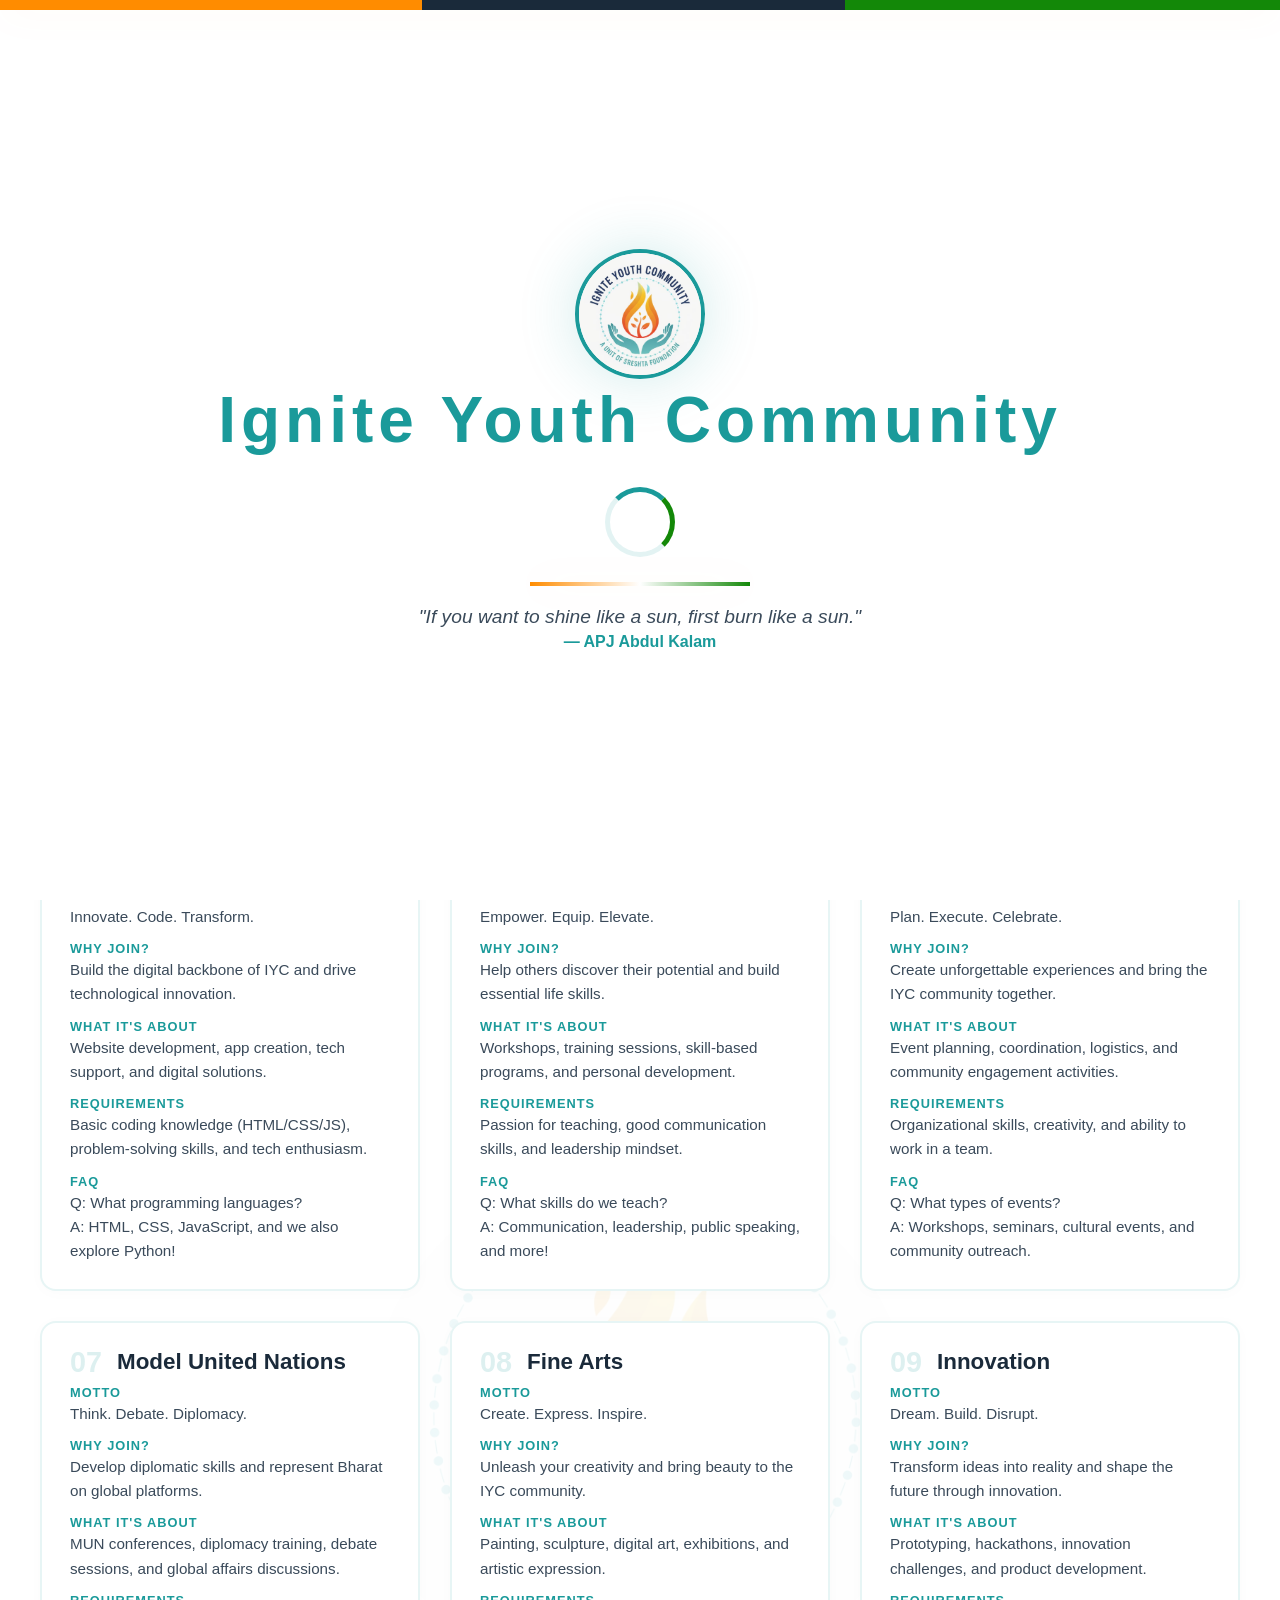
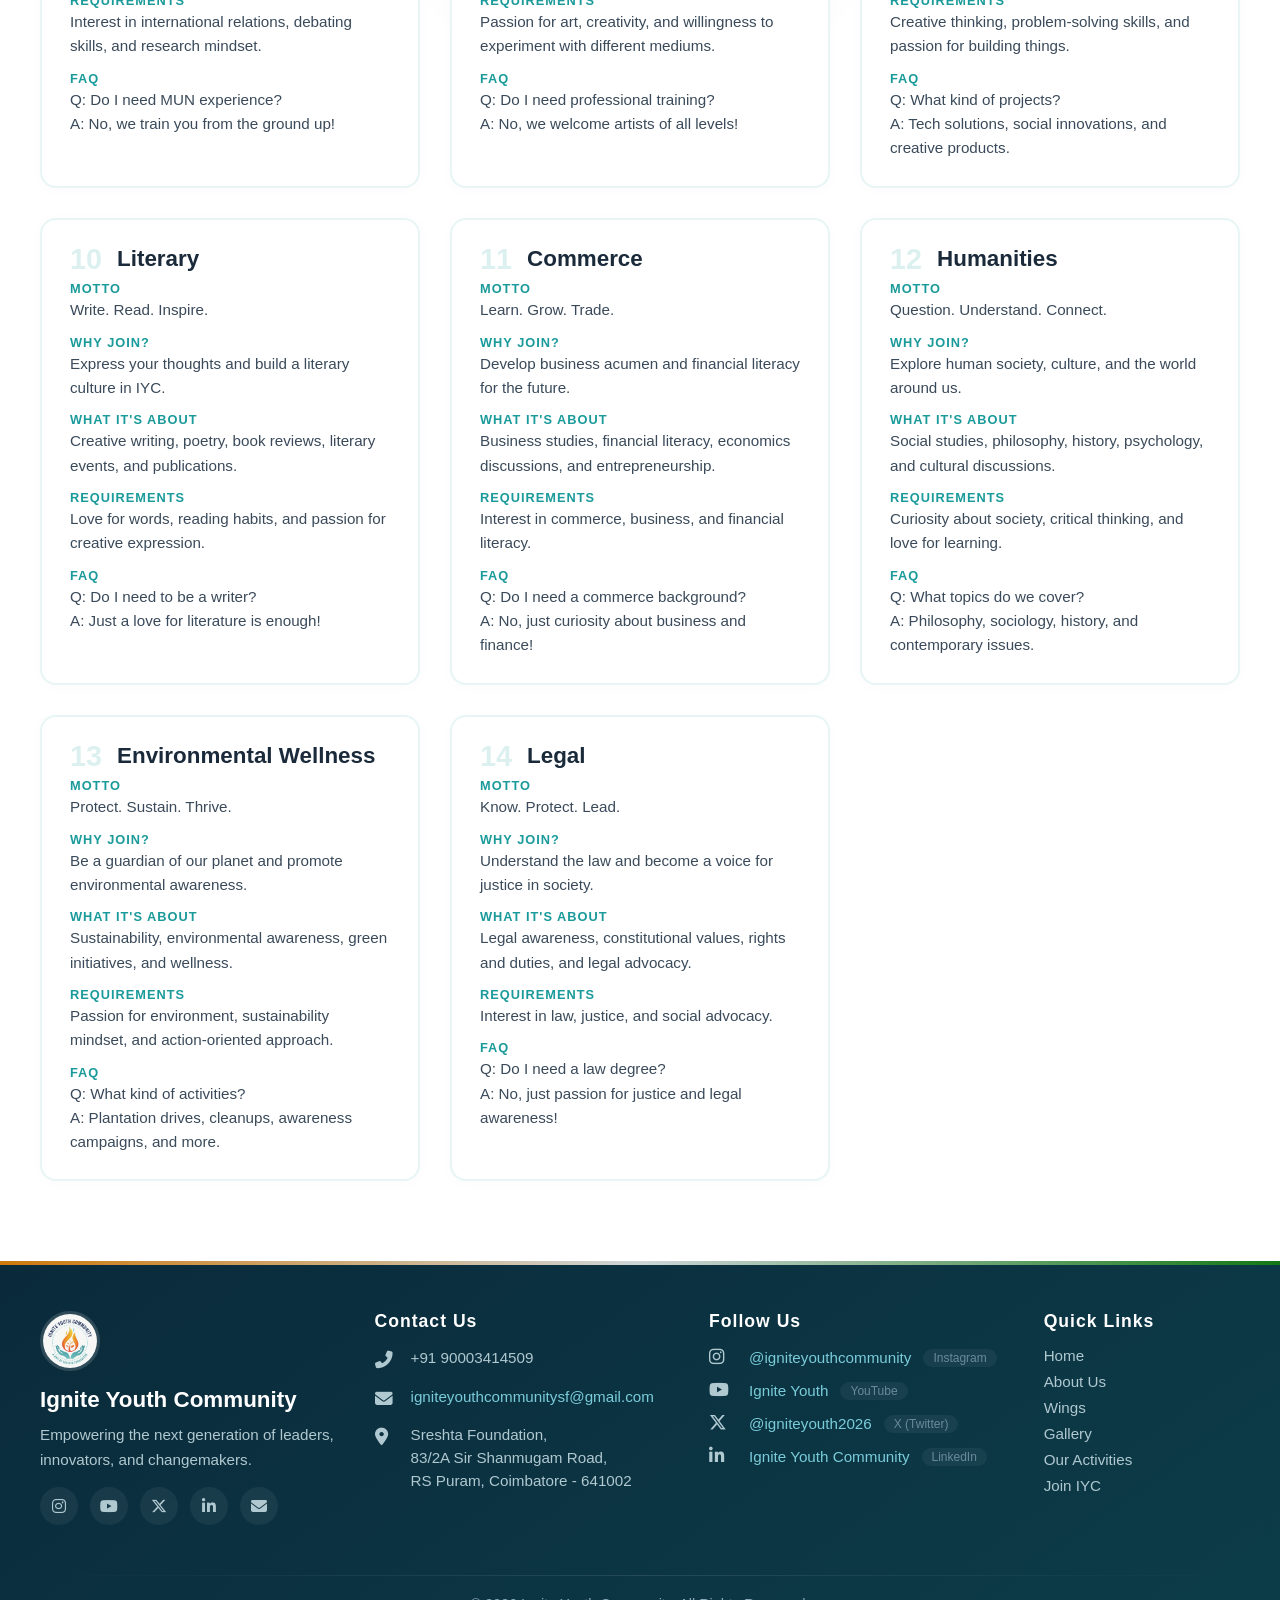
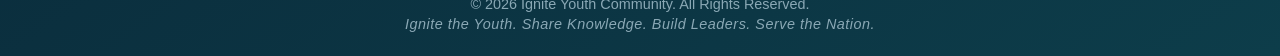
<file: wings.html>
<!DOCTYPE html>
<html lang="en">
<head>
  <meta charset="UTF-8" />
  <meta name="viewport" content="width=device-width, initial-scale=1.0" />
  <title>Our Wings - Ignite Youth Community</title>
  <link rel="stylesheet" href="https://cdnjs.cloudflare.com/ajax/libs/font-awesome/6.5.0/css/all.min.css" />
  <link rel="stylesheet" href="style.css" />
  <link rel="icon" type="image/png" href="IYC-v2.jpeg" />
</head>
<body>
  <!-- ===== LOADER ===== -->
  <div id="loader">
    <div class="loader-content">
      <div class="flag-strip"></div>
      <img src="IYC.jpeg" alt="Logo" class="loader-logo" onerror="this.style.display='none'" />
      <h1 data-i18n="wings.loader.title">Ignite Youth Community</h1>
      <div class="spinner"></div>
      <div class="tech-line"></div>
      <p class="quote" data-i18n="wings.loader.quote">"If you want to shine like a sun, first burn like a sun." He also noted, "Excellence is a continuous process and not an accident."</p>
      <p class="quote-author" data-i18n="wings.loader.author">— APJ Abdul Kalam</p>
    </div>
  </div>

  <!-- ===== NAVIGATION ===== -->
  <nav class="navbar" id="navbar">
    <div class="nav-container">
      <div class="nav-logo">
        <a href="index.html">
          <img src="IYC.jpeg" alt="Logo" onerror="this.style.display='none'" />
          <span data-i18n="wings.nav.brand">Ignite Youth Community</span>
        </a>
      </div>
      <ul class="nav-links" id="navLinks">
        <li><a href="index.html" data-i18n="wings.nav.home">Home</a></li>
        <li><a href="about.html" data-i18n="wings.nav.about">About Us</a></li>
        <li><a href="wings.html" class="active" data-i18n="wings.nav.wings">Wings</a></li>
        <li><a href="gallery.html" data-i18n="wings.nav.gallery">Gallery</a></li>
        <li><a href="activities.html" data-i18n="wings.nav.activities">Our Activities</a></li>
        <!-- LANGUAGE DROPDOWN -->
        <li class="language-dropdown">
          <button class="language-toggle" onclick="toggleLanguageDropdown(event)">
            🌐 <span id="currentLanguage">English</span> <span class="arrow">▼</span>
          </button>
          <ul class="language-menu" id="languageMenu">
            <li><a href="#" onclick="selectLanguage('en', event)">🇬🇧 English</a></li>
            <li><a href="#" onclick="selectLanguage('hi', event)">🇮🇳 हिन्दी</a></li>
            <li><a href="#" onclick="selectLanguage('bn', event)">🇮🇳 বাংলা</a></li>
            <li><a href="#" onclick="selectLanguage('te', event)">🇮🇳 తెలుగు</a></li>
            <li><a href="#" onclick="selectLanguage('mr', event)">🇮🇳 मराठी</a></li>
            <li><a href="#" onclick="selectLanguage('ta', event)">🇮🇳 தமிழ்</a></li>
            <li><a href="#" onclick="selectLanguage('ur', event)">🇮🇳 اردو</a></li>
            <li><a href="#" onclick="selectLanguage('gu', event)">🇮🇳 ગુજરાતી</a></li>
            <li><a href="#" onclick="selectLanguage('kn', event)">🇮🇳 ಕನ್ನಡ</a></li>
            <li><a href="#" onclick="selectLanguage('ml', event)">🇮🇳 മലയാളം</a></li>
            <li><a href="#" onclick="selectLanguage('or', event)">🇮🇳 ଓଡ଼ିଆ</a></li>
            <li><a href="#" onclick="selectLanguage('pa', event)">🇮🇳 ਪੰਜਾਬੀ</a></li>
            <li><a href="#" onclick="selectLanguage('as', event)">🇮🇳 অসমীয়া</a></li>
            <li><a href="#" onclick="selectLanguage('mai', event)">🇮🇳 मैथिली</a></li>
            <li><a href="#" onclick="selectLanguage('sat', event)">🇮🇳 ᱥᱟᱱᱛᱟᱲᱤ</a></li>
            <li><a href="#" onclick="selectLanguage('ks', event)">🇮🇳 कॉशुर</a></li>
            <li><a href="#" onclick="selectLanguage('ne', event)">🇮🇳 नेपाली</a></li>
            <li><a href="#" onclick="selectLanguage('sd', event)">🇮🇳 سنڌي</a></li>
            <li><a href="#" onclick="selectLanguage('kok', event)">🇮🇳 कोंकणी</a></li>
            <li><a href="#" onclick="selectLanguage('doi', event)">🇮🇳 डोगरी</a></li>
            <li><a href="#" onclick="selectLanguage('mni', event)">🇮🇳 মৈতৈলোন্</a></li>
            <li><a href="#" onclick="selectLanguage('sa', event)">🇮🇳 संस्कृतम्</a></li>
          </ul>
        </li>
        <li><a href="https://forms.gle/pVzhrSoFiHpcd62cA" target="_blank" class="join-btn" data-i18n="wings.nav.join">JOIN IYC</a></li>
      </ul>
      <div class="nav-hamburger" id="hamburger">
        <span></span>
        <span></span>
        <span></span>
      </div>
    </div>
  </nav>

  <!-- ===== WINGS PAGE ===== -->
  <section class="wings-page">
    <img src="IYC-v2.jpeg" alt="" class="wings-bg-logo" onerror="this.style.display='none'" />
    <div class="wings-container">
      <h1 data-i18n="wings.heading"><span>Our Wings</span></h1>
      <p class="wings-subtitle" data-i18n="wings.subtitle">Each wing is designed to nurture specific talents and skills, creating well-rounded leaders for tomorrow's Bharat.</p>
      <div class="wings-line"></div>

      <div class="wings-grid">
        <!-- Wing 1: Ideation -->
        <div class="wing-card">
          <div class="wing-header">
            <span class="wing-number">01</span>
            <h2 data-i18n="wings.wing1.name">Ideation</h2>
          </div>
          <div class="wing-details">
            <div class="wing-section">
              <h4 data-i18n="wings.motto">Motto</h4>
              <p data-i18n="wings.wing1.motto">Think. Create. Innovate.</p>
            </div>
            <div class="wing-section">
              <h4 data-i18n="wings.why">Why Join?</h4>
              <p data-i18n="wings.wing1.why">Be the architect of new ideas and shape the future through creativity.</p>
            </div>
            <div class="wing-section">
              <h4 data-i18n="wings.what">What It's About</h4>
              <p data-i18n="wings.wing1.what">Brainstorming sessions, innovation challenges, and creative problem-solving.</p>
            </div>
            <div class="wing-section">
              <h4 data-i18n="wings.requirements">Requirements</h4>
              <p data-i18n="wings.wing1.requirements">Creative mindset, willingness to think outside the box, and passion for innovation.</p>
            </div>
            <div class="wing-section">
              <h4 data-i18n="wings.faq">FAQ</h4>
              <p><span data-i18n="wings.wing1.faq.q">Q: Do I need prior experience?</span><br /><span data-i18n="wings.wing1.faq.a">A: No, just a curious mind!</span></p>
            </div>
          </div>
        </div>

        <!-- Wing 2: Documentation -->
        <div class="wing-card">
          <div class="wing-header">
            <span class="wing-number">02</span>
            <h2 data-i18n="wings.wing2.name">Documentation</h2>
          </div>
          <div class="wing-details">
            <div class="wing-section">
              <h4 data-i18n="wings.motto">Motto</h4>
              <p data-i18n="wings.wing2.motto">Preserve. Record. Inspire.</p>
            </div>
            <div class="wing-section">
              <h4 data-i18n="wings.why">Why Join?</h4>
              <p data-i18n="wings.wing2.why">Master the art of storytelling and preserve the legacy of IYC.</p>
            </div>
            <div class="wing-section">
              <h4 data-i18n="wings.what">What It's About</h4>
              <p data-i18n="wings.wing2.what">Writing, content creation, documentation, and archival work.</p>
            </div>
            <div class="wing-section">
              <h4 data-i18n="wings.requirements">Requirements</h4>
              <p data-i18n="wings.wing2.requirements">Good writing skills, attention to detail, and passion for documentation.</p>
            </div>
            <div class="wing-section">
              <h4 data-i18n="wings.faq">FAQ</h4>
              <p><span data-i18n="wings.wing2.faq.q">Q: What kind of documentation work?</span><br /><span data-i18n="wings.wing2.faq.a">A: Reports, newsletters, social media content, and archival.</span></p>
            </div>
          </div>
        </div>

        <!-- Wing 3: Social Media -->
        <div class="wing-card">
          <div class="wing-header">
            <span class="wing-number">03</span>
            <h2 data-i18n="wings.wing3.name">Social Media</h2>
          </div>
          <div class="wing-details">
            <div class="wing-section">
              <h4 data-i18n="wings.motto">Motto</h4>
              <p data-i18n="wings.wing3.motto">Connect. Engage. Inspire.</p>
            </div>
            <div class="wing-section">
              <h4 data-i18n="wings.why">Why Join?</h4>
              <p data-i18n="wings.wing3.why">Amplify the IYC voice and build a digital community of changemakers.</p>
            </div>
            <div class="wing-section">
              <h4 data-i18n="wings.what">What It's About</h4>
              <p data-i18n="wings.wing3.what">Content creation, social media management, campaigns, and digital outreach.</p>
            </div>
            <div class="wing-section">
              <h4 data-i18n="wings.requirements">Requirements</h4>
              <p data-i18n="wings.wing3.requirements">Creativity, basic knowledge of social media platforms, and passion for digital storytelling.</p>
            </div>
            <div class="wing-section">
              <h4 data-i18n="wings.faq">FAQ</h4>
              <p><span data-i18n="wings.wing3.faq.q">Q: Do I need to know graphic design?</span><br /><span data-i18n="wings.wing3.faq.a">A: Not mandatory, but willingness to learn is a plus!</span></p>
            </div>
          </div>
        </div>

        <!-- Wing 4: Information Technology -->
        <div class="wing-card">
          <div class="wing-header">
            <span class="wing-number">04</span>
            <h2 data-i18n="wings.wing4.name">Information Technology</h2>
          </div>
          <div class="wing-details">
            <div class="wing-section">
              <h4 data-i18n="wings.motto">Motto</h4>
              <p data-i18n="wings.wing4.motto">Innovate. Code. Transform.</p>
            </div>
            <div class="wing-section">
              <h4 data-i18n="wings.why">Why Join?</h4>
              <p data-i18n="wings.wing4.why">Build the digital backbone of IYC and drive technological innovation.</p>
            </div>
            <div class="wing-section">
              <h4 data-i18n="wings.what">What It's About</h4>
              <p data-i18n="wings.wing4.what">Website development, app creation, tech support, and digital solutions.</p>
            </div>
            <div class="wing-section">
              <h4 data-i18n="wings.requirements">Requirements</h4>
              <p data-i18n="wings.wing4.requirements">Basic coding knowledge (HTML/CSS/JS), problem-solving skills, and tech enthusiasm.</p>
            </div>
            <div class="wing-section">
              <h4 data-i18n="wings.faq">FAQ</h4>
              <p><span data-i18n="wings.wing4.faq.q">Q: What programming languages?</span><br /><span data-i18n="wings.wing4.faq.a">A: HTML, CSS, JavaScript, and we also explore Python!</span></p>
            </div>
          </div>
        </div>

        <!-- Wing 5: Skill Development -->
        <div class="wing-card">
          <div class="wing-header">
            <span class="wing-number">05</span>
            <h2 data-i18n="wings.wing5.name">Skill Development</h2>
          </div>
          <div class="wing-details">
            <div class="wing-section">
              <h4 data-i18n="wings.motto">Motto</h4>
              <p data-i18n="wings.wing5.motto">Empower. Equip. Elevate.</p>
            </div>
            <div class="wing-section">
              <h4 data-i18n="wings.why">Why Join?</h4>
              <p data-i18n="wings.wing5.why">Help others discover their potential and build essential life skills.</p>
            </div>
            <div class="wing-section">
              <h4 data-i18n="wings.what">What It's About</h4>
              <p data-i18n="wings.wing5.what">Workshops, training sessions, skill-based programs, and personal development.</p>
            </div>
            <div class="wing-section">
              <h4 data-i18n="wings.requirements">Requirements</h4>
              <p data-i18n="wings.wing5.requirements">Passion for teaching, good communication skills, and leadership mindset.</p>
            </div>
            <div class="wing-section">
              <h4 data-i18n="wings.faq">FAQ</h4>
              <p><span data-i18n="wings.wing5.faq.q">Q: What skills do we teach?</span><br /><span data-i18n="wings.wing5.faq.a">A: Communication, leadership, public speaking, and more!</span></p>
            </div>
          </div>
        </div>

        <!-- Wing 6: Events -->
        <div class="wing-card">
          <div class="wing-header">
            <span class="wing-number">06</span>
            <h2 data-i18n="wings.wing6.name">Events</h2>
          </div>
          <div class="wing-details">
            <div class="wing-section">
              <h4 data-i18n="wings.motto">Motto</h4>
              <p data-i18n="wings.wing6.motto">Plan. Execute. Celebrate.</p>
            </div>
            <div class="wing-section">
              <h4 data-i18n="wings.why">Why Join?</h4>
              <p data-i18n="wings.wing6.why">Create unforgettable experiences and bring the IYC community together.</p>
            </div>
            <div class="wing-section">
              <h4 data-i18n="wings.what">What It's About</h4>
              <p data-i18n="wings.wing6.what">Event planning, coordination, logistics, and community engagement activities.</p>
            </div>
            <div class="wing-section">
              <h4 data-i18n="wings.requirements">Requirements</h4>
              <p data-i18n="wings.wing6.requirements">Organizational skills, creativity, and ability to work in a team.</p>
            </div>
            <div class="wing-section">
              <h4 data-i18n="wings.faq">FAQ</h4>
              <p><span data-i18n="wings.wing6.faq.q">Q: What types of events?</span><br /><span data-i18n="wings.wing6.faq.a">A: Workshops, seminars, cultural events, and community outreach.</span></p>
            </div>
          </div>
        </div>

        <!-- Wing 7: Model United Nations -->
        <div class="wing-card">
          <div class="wing-header">
            <span class="wing-number">07</span>
            <h2 data-i18n="wings.wing7.name">Model United Nations</h2>
          </div>
          <div class="wing-details">
            <div class="wing-section">
              <h4 data-i18n="wings.motto">Motto</h4>
              <p data-i18n="wings.wing7.motto">Think. Debate. Diplomacy.</p>
            </div>
            <div class="wing-section">
              <h4 data-i18n="wings.why">Why Join?</h4>
              <p data-i18n="wings.wing7.why">Develop diplomatic skills and represent Bharat on global platforms.</p>
            </div>
            <div class="wing-section">
              <h4 data-i18n="wings.what">What It's About</h4>
              <p data-i18n="wings.wing7.what">MUN conferences, diplomacy training, debate sessions, and global affairs discussions.</p>
            </div>
            <div class="wing-section">
              <h4 data-i18n="wings.requirements">Requirements</h4>
              <p data-i18n="wings.wing7.requirements">Interest in international relations, debating skills, and research mindset.</p>
            </div>
            <div class="wing-section">
              <h4 data-i18n="wings.faq">FAQ</h4>
              <p><span data-i18n="wings.wing7.faq.q">Q: Do I need MUN experience?</span><br /><span data-i18n="wings.wing7.faq.a">A: No, we train you from the ground up!</span></p>
            </div>
          </div>
        </div>

        <!-- Wing 8: Fine Arts -->
        <div class="wing-card">
          <div class="wing-header">
            <span class="wing-number">08</span>
            <h2 data-i18n="wings.wing8.name">Fine Arts</h2>
          </div>
          <div class="wing-details">
            <div class="wing-section">
              <h4 data-i18n="wings.motto">Motto</h4>
              <p data-i18n="wings.wing8.motto">Create. Express. Inspire.</p>
            </div>
            <div class="wing-section">
              <h4 data-i18n="wings.why">Why Join?</h4>
              <p data-i18n="wings.wing8.why">Unleash your creativity and bring beauty to the IYC community.</p>
            </div>
            <div class="wing-section">
              <h4 data-i18n="wings.what">What It's About</h4>
              <p data-i18n="wings.wing8.what">Painting, sculpture, digital art, exhibitions, and artistic expression.</p>
            </div>
            <div class="wing-section">
              <h4 data-i18n="wings.requirements">Requirements</h4>
              <p data-i18n="wings.wing8.requirements">Passion for art, creativity, and willingness to experiment with different mediums.</p>
            </div>
            <div class="wing-section">
              <h4 data-i18n="wings.faq">FAQ</h4>
              <p><span data-i18n="wings.wing8.faq.q">Q: Do I need professional training?</span><br /><span data-i18n="wings.wing8.faq.a">A: No, we welcome artists of all levels!</span></p>
            </div>
          </div>
        </div>

        <!-- Wing 9: Innovation -->
        <div class="wing-card">
          <div class="wing-header">
            <span class="wing-number">09</span>
            <h2 data-i18n="wings.wing9.name">Innovation</h2>
          </div>
          <div class="wing-details">
            <div class="wing-section">
              <h4 data-i18n="wings.motto">Motto</h4>
              <p data-i18n="wings.wing9.motto">Dream. Build. Disrupt.</p>
            </div>
            <div class="wing-section">
              <h4 data-i18n="wings.why">Why Join?</h4>
              <p data-i18n="wings.wing9.why">Transform ideas into reality and shape the future through innovation.</p>
            </div>
            <div class="wing-section">
              <h4 data-i18n="wings.what">What It's About</h4>
              <p data-i18n="wings.wing9.what">Prototyping, hackathons, innovation challenges, and product development.</p>
            </div>
            <div class="wing-section">
              <h4 data-i18n="wings.requirements">Requirements</h4>
              <p data-i18n="wings.wing9.requirements">Creative thinking, problem-solving skills, and passion for building things.</p>
            </div>
            <div class="wing-section">
              <h4 data-i18n="wings.faq">FAQ</h4>
              <p><span data-i18n="wings.wing9.faq.q">Q: What kind of projects?</span><br /><span data-i18n="wings.wing9.faq.a">A: Tech solutions, social innovations, and creative products.</span></p>
            </div>
          </div>
        </div>

        <!-- Wing 10: Literary -->
        <div class="wing-card">
          <div class="wing-header">
            <span class="wing-number">10</span>
            <h2 data-i18n="wings.wing10.name">Literary</h2>
          </div>
          <div class="wing-details">
            <div class="wing-section">
              <h4 data-i18n="wings.motto">Motto</h4>
              <p data-i18n="wings.wing10.motto">Write. Read. Inspire.</p>
            </div>
            <div class="wing-section">
              <h4 data-i18n="wings.why">Why Join?</h4>
              <p data-i18n="wings.wing10.why">Express your thoughts and build a literary culture in IYC.</p>
            </div>
            <div class="wing-section">
              <h4 data-i18n="wings.what">What It's About</h4>
              <p data-i18n="wings.wing10.what">Creative writing, poetry, book reviews, literary events, and publications.</p>
            </div>
            <div class="wing-section">
              <h4 data-i18n="wings.requirements">Requirements</h4>
              <p data-i18n="wings.wing10.requirements">Love for words, reading habits, and passion for creative expression.</p>
            </div>
            <div class="wing-section">
              <h4 data-i18n="wings.faq">FAQ</h4>
              <p><span data-i18n="wings.wing10.faq.q">Q: Do I need to be a writer?</span><br /><span data-i18n="wings.wing10.faq.a">A: Just a love for literature is enough!</span></p>
            </div>
          </div>
        </div>

        <!-- Wing 11: Commerce -->
        <div class="wing-card">
          <div class="wing-header">
            <span class="wing-number">11</span>
            <h2 data-i18n="wings.wing11.name">Commerce</h2>
          </div>
          <div class="wing-details">
            <div class="wing-section">
              <h4 data-i18n="wings.motto">Motto</h4>
              <p data-i18n="wings.wing11.motto">Learn. Grow. Trade.</p>
            </div>
            <div class="wing-section">
              <h4 data-i18n="wings.why">Why Join?</h4>
              <p data-i18n="wings.wing11.why">Develop business acumen and financial literacy for the future.</p>
            </div>
            <div class="wing-section">
              <h4 data-i18n="wings.what">What It's About</h4>
              <p data-i18n="wings.wing11.what">Business studies, financial literacy, economics discussions, and entrepreneurship.</p>
            </div>
            <div class="wing-section">
              <h4 data-i18n="wings.requirements">Requirements</h4>
              <p data-i18n="wings.wing11.requirements">Interest in commerce, business, and financial literacy.</p>
            </div>
            <div class="wing-section">
              <h4 data-i18n="wings.faq">FAQ</h4>
              <p><span data-i18n="wings.wing11.faq.q">Q: Do I need a commerce background?</span><br /><span data-i18n="wings.wing11.faq.a">A: No, just curiosity about business and finance!</span></p>
            </div>
          </div>
        </div>

        <!-- Wing 12: Humanities -->
        <div class="wing-card">
          <div class="wing-header">
            <span class="wing-number">12</span>
            <h2 data-i18n="wings.wing12.name">Humanities</h2>
          </div>
          <div class="wing-details">
            <div class="wing-section">
              <h4 data-i18n="wings.motto">Motto</h4>
              <p data-i18n="wings.wing12.motto">Question. Understand. Connect.</p>
            </div>
            <div class="wing-section">
              <h4 data-i18n="wings.why">Why Join?</h4>
              <p data-i18n="wings.wing12.why">Explore human society, culture, and the world around us.</p>
            </div>
            <div class="wing-section">
              <h4 data-i18n="wings.what">What It's About</h4>
              <p data-i18n="wings.wing12.what">Social studies, philosophy, history, psychology, and cultural discussions.</p>
            </div>
            <div class="wing-section">
              <h4 data-i18n="wings.requirements">Requirements</h4>
              <p data-i18n="wings.wing12.requirements">Curiosity about society, critical thinking, and love for learning.</p>
            </div>
            <div class="wing-section">
              <h4 data-i18n="wings.faq">FAQ</h4>
              <p><span data-i18n="wings.wing12.faq.q">Q: What topics do we cover?</span><br /><span data-i18n="wings.wing12.faq.a">A: Philosophy, sociology, history, and contemporary issues.</span></p>
            </div>
          </div>
        </div>

        <!-- Wing 13: Environmental Wellness -->
        <div class="wing-card">
          <div class="wing-header">
            <span class="wing-number">13</span>
            <h2 data-i18n="wings.wing13.name">Environmental Wellness</h2>
          </div>
          <div class="wing-details">
            <div class="wing-section">
              <h4 data-i18n="wings.motto">Motto</h4>
              <p data-i18n="wings.wing13.motto">Protect. Sustain. Thrive.</p>
            </div>
            <div class="wing-section">
              <h4 data-i18n="wings.why">Why Join?</h4>
              <p data-i18n="wings.wing13.why">Be a guardian of our planet and promote environmental awareness.</p>
            </div>
            <div class="wing-section">
              <h4 data-i18n="wings.what">What It's About</h4>
              <p data-i18n="wings.wing13.what">Sustainability, environmental awareness, green initiatives, and wellness.</p>
            </div>
            <div class="wing-section">
              <h4 data-i18n="wings.requirements">Requirements</h4>
              <p data-i18n="wings.wing13.requirements">Passion for environment, sustainability mindset, and action-oriented approach.</p>
            </div>
            <div class="wing-section">
              <h4 data-i18n="wings.faq">FAQ</h4>
              <p><span data-i18n="wings.wing13.faq.q">Q: What kind of activities?</span><br /><span data-i18n="wings.wing13.faq.a">A: Plantation drives, cleanups, awareness campaigns, and more.</span></p>
            </div>
          </div>
        </div>

        <!-- Wing 14: Legal -->
        <div class="wing-card">
          <div class="wing-header">
            <span class="wing-number">14</span>
            <h2 data-i18n="wings.wing14.name">Legal</h2>
          </div>
          <div class="wing-details">
            <div class="wing-section">
              <h4 data-i18n="wings.motto">Motto</h4>
              <p data-i18n="wings.wing14.motto">Know. Protect. Lead.</p>
            </div>
            <div class="wing-section">
              <h4 data-i18n="wings.why">Why Join?</h4>
              <p data-i18n="wings.wing14.why">Understand the law and become a voice for justice in society.</p>
            </div>
            <div class="wing-section">
              <h4 data-i18n="wings.what">What It's About</h4>
              <p data-i18n="wings.wing14.what">Legal awareness, constitutional values, rights and duties, and legal advocacy.</p>
            </div>
            <div class="wing-section">
              <h4 data-i18n="wings.requirements">Requirements</h4>
              <p data-i18n="wings.wing14.requirements">Interest in law, justice, and social advocacy.</p>
            </div>
            <div class="wing-section">
              <h4 data-i18n="wings.faq">FAQ</h4>
              <p><span data-i18n="wings.wing14.faq.q">Q: Do I need a law degree?</span><br /><span data-i18n="wings.wing14.faq.a">A: No, just passion for justice and legal awareness!</span></p>
            </div>
          </div>
        </div>
      </div>
    </div>
  </section>

  <!-- ===== FOOTER ===== -->
  <footer class="footer">
    <div class="footer-container">
      <div class="footer-grid">
        <!-- Column 1: Brand -->
        <div class="footer-brand">
          <img src="IYC.jpeg" alt="Logo" class="footer-logo" onerror="this.style.display='none'" />
          <h3 data-i18n="gallery.footer.brand">Ignite Youth Community</h3>
          <p data-i18n="gallery.footer.description">Empowering the next generation of leaders, innovators, and changemakers.</p>
          <div class="footer-social">
            <a href="#" class="social-link" title="Instagram" aria-label="Instagram"><i class="fab fa-instagram"></i></a>
            <a href="#" class="social-link" title="YouTube" aria-label="YouTube"><i class="fab fa-youtube"></i></a>
            <a href="#" class="social-link" title="Twitter / X" aria-label="Twitter / X"><i class="fab fa-x-twitter"></i></a>
            <a href="#" class="social-link" title="LinkedIn" aria-label="LinkedIn"><i class="fab fa-linkedin-in"></i></a>
            <a href="#" class="social-link" title="Email" aria-label="Email"><i class="fas fa-envelope"></i></a>
          </div>
        </div>

        <!-- Column 2: Contact -->
        <div class="footer-contact">
          <h4 data-i18n="gallery.footer.contact">Contact Us</h4>
          <ul>
            <li>
              <span class="contact-icon"><i class="fas fa-phone-alt"></i></span>
              <span>+91 90003414509</span>
            </li>
            <li>
              <span class="contact-icon"><i class="fas fa-envelope"></i></span>
              <a href="mailto:igniteyouthcommunitysf@gmail.com">igniteyouthcommunitysf@gmail.com</a>
            </li>
            <li>
              <span class="contact-icon"><i class="fas fa-map-marker-alt"></i></span>
              <address>
                Sreshta Foundation,<br />
                83/2A Sir Shanmugam Road,<br />
                RS Puram, Coimbatore - 641002
              </address>
            </li>
          </ul>
        </div>

        <!-- Column 3: Social Media -->
        <div class="footer-social-media">
          <h4 data-i18n="gallery.footer.follow">Follow Us</h4>
          <ul>
            <li>
              <span class="social-icon"><i class="fab fa-instagram"></i></span>
              <a href="https://www.instagram.com/igniteyouthcommunity?igsh=amV1bHc5c2NpNndk">@igniteyouthcommunity</a>
              <span class="platform" data-i18n="gallery.footer.instagram">Instagram</span>
            </li>
            <li>
              <span class="social-icon"><i class="fab fa-youtube"></i></span>
              <a href="https://youtube.com/@igniteyouthcommunity-2026?si=SLwNPQBuEgsMglG0">Ignite Youth</a>
              <span class="platform" data-i18n="gallery.footer.youtube">YouTube</span>
            </li>
            <li>
              <span class="social-icon"><i class="fab fa-x-twitter"></i></span>
              <a href="https://x.com/igniteyouth2026">@igniteyouth2026</a>
              <span class="platform" data-i18n="gallery.footer.twitter">X (Twitter)</span>
            </li>
            <li>
              <span class="social-icon"><i class="fab fa-linkedin-in"></i></span>
              <a href="#">Ignite Youth Community</a>
              <span class="platform" data-i18n="gallery.footer.linkedin">LinkedIn</span>
            </li>
          </ul>
        </div>

        <!-- Column 4: Quick Links -->
        <div class="footer-links">
          <h4 data-i18n="gallery.footer.links">Quick Links</h4>
          <ul>
            <li><a href="index.html" data-i18n="gallery.footer.home">Home</a></li>
            <li><a href="about.html" data-i18n="gallery.footer.about">About Us</a></li>
            <li><a href="wings.html" data-i18n="gallery.footer.wings">Wings</a></li>
            <li><a href="gallery.html" data-i18n="gallery.footer.gallery">Gallery</a></li>
            <li><a href="activities.html" data-i18n="gallery.footer.activities">Our Activities</a></li>
            <li><a href="https://forms.gle/pVzhrSoFiHpcd62cA" target="_blank" data-i18n="gallery.footer.join">Join IYC</a></li>
          </ul>
        </div>
      </div>

      <!-- Footer Bottom -->
      <div class="footer-bottom">
        <div class="footer-line"></div>
        <p data-i18n="gallery.footer.rights">&copy; 2026 Ignite Youth Community. All Rights Reserved.</p>
        <p class="footer-tagline" data-i18n="gallery.footer.tagline">Ignite the Youth. Share Knowledge. Build Leaders. Serve the Nation.</p>
      </div>
    </div>
  </footer>
<script src="script.js"></script>
<script src="language-wings.js"></script>
<script src="language-gallery.js"></script>
</body>
</html>
</file>
<file: style.css>
/* ===== RESET & BASE – pure white background ===== */
* {
  margin: 0;
  padding: 0;
  box-sizing: border-box;
}

body {
  font-family: 'Segoe UI', Roboto, 'Helvetica Neue', sans-serif;
  background: #ffffff;
  color: #1a2a3a;
  overflow-x: hidden;
}

/* ===== LOADING SCREEN – white ===== */
#loader {
  position: fixed;
  top: 0;
  left: 0;
  width: 100%;
  height: 100%;
  background: #ffffff;
  display: flex;
  justify-content: center;
  align-items: center;
  z-index: 9999;
  transition: opacity 1.2s ease;
}

.loader-content {
  text-align: center;
  color: #1a2a3a;
  animation: fadeInUp 1.5s ease;
  padding: 20px;
}

.loader-logo {
  width: 130px;
  height: auto;
  border-radius: 50%;
  border: 4px solid #1a9a9a;
  box-shadow: 0 0 60px rgba(26, 154, 154, 0.2);
  animation: pulseGlow 2s infinite alternate;
}

.loader-content h1 {
  font-size: 4rem;
  font-weight: 900;
  letter-spacing: 5px;
  color: #1a9a9a;
}

.tagline {
  font-size: 1.5rem;
  font-weight: 500;
  letter-spacing: 6px;
  color: #138808;
  margin-top: 6px;
}

.spinner {
  margin: 30px auto 0;
  width: 70px;
  height: 70px;
  border: 5px solid rgba(26, 154, 154, 0.12);
  border-top: 5px solid #1a9a9a;
  border-right: 5px solid #138808;
  border-radius: 50%;
  animation: spin 0.8s cubic-bezier(0.68, -0.55, 0.27, 1.55) infinite;
}

.tech-line {
  width: 220px;
  height: 4px;
  margin: 25px auto 15px;
  background: linear-gradient(90deg, #ff8c00 0%, #ffffff 50%, #138808 100%);
  animation: scanLine 2s ease-in-out infinite;
  box-shadow: 0 0 40px rgba(255, 140, 0, 0.1);
}

.quote {
  font-size: 1.2rem;
  font-weight: 300;
  font-style: italic;
  color: #3a4a5a;
  margin-top: 20px;
  max-width: 700px;
  margin-left: auto;
  margin-right: auto;
  padding: 0 20px;
}

.quote-author {
  font-size: 1rem;
  font-weight: 600;
  color: #1a9a9a;
  margin-top: 5px;
}

.flag-strip {
  position: absolute;
  top: 0;
  left: 0;
  width: 100%;
  height: 10px;
  background: linear-gradient(90deg, #ff8c00 0%, #ff8c00 33%, #1a2a3a 33%, #1a2a3a 66%, #138808 66%, #138808 100%);
  box-shadow: 0 0 40px rgba(255, 140, 0, 0.08);
}

#loader.hidden {
  opacity: 0;
  pointer-events: none;
}

/* ===== NAVIGATION – TURQUOISE ===== */
.navbar {
  position: fixed;
  top: 0;
  left: 0;
  width: 100%;
  padding: 14px 40px;
  background: rgba(20, 140, 140, 0.96);
  backdrop-filter: blur(12px);
  border-bottom: 4px solid #138808;
  box-shadow: 0 6px 50px rgba(20, 140, 140, 0.15);
  z-index: 1000;
  transition: all 0.3s ease;
}

.navbar.scrolled {
  background: rgba(15, 120, 120, 0.98);
  border-bottom-color: #0a8a04;
  box-shadow: 0 8px 60px rgba(20, 140, 140, 0.2);
}

.navbar::after {
  content: '';
  position: absolute;
  bottom: -4px;
  left: 0;
  width: 100%;
  height: 4px;
  background: linear-gradient(90deg, #ff8c00 0%, #ffffff 50%, #138808 100%);
  opacity: 0.8;
}

.nav-container {
  max-width: 1400px;
  margin: 0 auto;
  display: flex;
  justify-content: space-between;
  align-items: center;
}

.nav-logo a {
  display: flex;
  align-items: center;
  gap: 14px;
  text-decoration: none;
}

.nav-logo img {
  width: 50px;
  height: 50px;
  border-radius: 50%;
  border: 3px solid #ffffff;
  box-shadow: 0 0 30px rgba(255, 255, 255, 0.12);
}

.nav-logo span {
  font-size: 1.6rem;
  font-weight: 900;
  color: #ffffff;
  letter-spacing: 2px;
  text-shadow: 0 2px 20px rgba(0, 0, 0, 0.08);
}

.nav-links {
  display: flex;
  list-style: none;
  gap: 30px;
  align-items: center;
}

.nav-links li a {
  color: #ffffff;
  text-decoration: none;
  font-size: 1.05rem;
  font-weight: 600;
  transition: all 0.25s ease;
  position: relative;
  padding: 5px 0;
  letter-spacing: 0.5px;
  text-shadow: 0 1px 15px rgba(0, 0, 0, 0.05);
}

.nav-links li a::after {
  content: '';
  position: absolute;
  bottom: -2px;
  left: 0;
  width: 0;
  height: 3px;
  background: #ffffff;
  border-radius: 4px;
  transition: width 0.3s ease;
  box-shadow: 0 0 30px rgba(255, 255, 255, 0.25);
}

.nav-links li a:hover::after,
.nav-links li a.active::after {
  width: 100%;
}

.nav-links li a:hover {
  color: #ffffff;
  transform: scale(1.05);
  text-shadow: 0 0 40px rgba(255, 255, 255, 0.2);
}

.nav-links li a.active {
  color: #ffffff;
  font-weight: 700;
  text-shadow: 0 0 40px rgba(255, 255, 255, 0.25);
}

/* ===== JOIN IYC BUTTON – Rich Orange ===== */
.join-btn {
  display: inline-block;
  padding: 10px 28px;
  background: linear-gradient(135deg, #ff8c00, #e07000, #cc5a00);
  color: #ffffff;
  font-size: 0.95rem;
  font-weight: 700;
  text-decoration: none;
  border-radius: 10px;
  letter-spacing: 1px;
  transition: all 0.3s ease;
  box-shadow: 0 4px 25px rgba(255, 140, 0, 0.3);
  border: 3px solid rgba(255, 255, 255, 0.15);
  text-transform: uppercase;
}

.join-btn:hover {
  transform: translateY(-2px) scale(1.05);
  box-shadow: 0 8px 40px rgba(255, 140, 0, 0.4);
  background: linear-gradient(135deg, #ff9900, #e87800, #d06600);
}

.nav-hamburger {
  display: none;
  flex-direction: column;
  gap: 5px;
  cursor: pointer;
  padding: 5px;
}

.nav-hamburger span {
  width: 28px;
  height: 3px;
  background: #ffffff;
  border-radius: 4px;
  transition: all 0.3s ease;
}

/* ===== HERO – pure white background with faded logo ===== */
.hero {
  min-height: 100vh;
  display: flex;
  align-items: center;
  justify-content: center;
  text-align: center;
  padding: 120px 40px 60px;
  position: relative;
  overflow: hidden;
  background: #ffffff;
}

/* ===== FADED LOGO IN BACKGROUND - Centered ===== */
.hero-bg-logo {
  position: absolute;
  top: 50%;
  left: 50%;
  transform: translate(-50%, -50%);
  width: 550px;
  height: 550px;
  opacity: 0.08;
  z-index: 0;
  border-radius: 50%;
  object-fit: cover;
  pointer-events: none;
  user-select: none;
  filter: grayscale(20%);
}

.hero::before {
  content: '';
  position: absolute;
  top: -30%;
  right: -20%;
  width: 70%;
  height: 70%;
  background: radial-gradient(circle, rgba(26, 154, 154, 0.03) 0%, transparent 60%);
  z-index: 0;
  animation: orbPulse 14s ease-in-out infinite;
}

.hero::after {
  content: '';
  position: absolute;
  bottom: -20%;
  left: -20%;
  width: 60%;
  height: 60%;
  background: radial-gradient(circle, rgba(64, 196, 196, 0.02) 0%, transparent 60%);
  z-index: 0;
  animation: orbPulse 18s ease-in-out infinite reverse;
}

@keyframes orbPulse {
  0% { transform: scale(1) rotate(0deg); opacity: 0.2; }
  50% { transform: scale(1.3) rotate(180deg); opacity: 0.5; }
  100% { transform: scale(1) rotate(360deg); opacity: 0.2; }
}

.hero-grid {
  position: absolute;
  top: 0;
  left: 0;
  width: 100%;
  height: 100%;
  background-image: 
    linear-gradient(rgba(26, 154, 154, 0.015) 1px, transparent 1px),
    linear-gradient(90deg, rgba(26, 154, 154, 0.015) 1px, transparent 1px);
  background-size: 50px 50px;
  z-index: 0;
  animation: gridMove 30s linear infinite;
}

@keyframes gridMove {
  0% { transform: translate(0, 0); }
  100% { transform: translate(50px, 50px); }
}

.hero-content {
  position: relative;
  z-index: 1;
  max-width: 1000px;
}

.hero-content .main-heading {
  font-size: 3.2rem;
  font-weight: 900;
  color: #1a2a3a;
  line-height: 1.2;
  margin-bottom: 4px;
}

.hero-content .main-heading span {
  color: #1a9a9a;
}

.hero-content .sub-heading {
  font-size: 1.8rem;
  font-weight: 500;
  color: #1a6a6a;
  line-height: 1.3;
  margin-bottom: 80px;
  letter-spacing: 1px;
}

.hero-subtitle {
  font-size: 1.8rem;
  font-weight: 700;
  letter-spacing: 4px;
  text-transform: uppercase;
  line-height: 1.6;
  margin-top: 10px;
  margin-bottom: 10px;
}

.bharat-text {
  color: #ff6600;
  font-weight: 900;
  text-shadow: 0 0 40px rgba(255, 102, 0, 0.15);
}

.future-text {
  color: #ffffff;
  -webkit-text-stroke: 0.5px #1a1a1a;
  text-stroke: 0.5px #1a1a1a;
  font-weight: 900;
  text-shadow: 0 0 30px rgba(255, 255, 255, 0.05);
}

.here-text {
  color: #138808;
  font-weight: 900;
  text-shadow: 0 0 40px rgba(19, 136, 8, 0.12);
}

.hero-line {
  width: 200px;
  height: 5px;
  margin: 15px auto 20px;
  background: linear-gradient(90deg, #ff8c00 0%, #ffffff 50%, #138808 100%);
  border-radius: 4px;
  box-shadow: 0 0 40px rgba(255, 140, 0, 0.15);
}

.hero-description {
  font-size: 1.3rem;
  color: #3a4a5a;
  max-width: 800px;
  margin: 0 auto 30px;
  line-height: 2.2;
  font-weight: 400;
}

.btn-glow {
  display: inline-block;
  padding: 20px 60px;
  background: linear-gradient(135deg, #1a9a9a, #40c4c4);
  color: #ffffff;
  font-size: 1.15rem;
  font-weight: 800;
  text-decoration: none;
  border-radius: 60px;
  letter-spacing: 2.5px;
  transition: all 0.3s ease;
  box-shadow: 0 8px 50px rgba(26, 154, 154, 0.2);
  border: 2px solid rgba(255, 255, 255, 0.15);
  text-transform: uppercase;
}

.btn-glow:hover {
  transform: translateY(-5px) scale(1.04);
  box-shadow: 0 14px 70px rgba(26, 154, 154, 0.3);
  background: linear-gradient(135deg, #1aaaaa, #50d0d0);
}

/* ===== PRESIDENT'S SECTION ===== */
/* ===== PRESIDENT'S SECTION ===== */
/* ===== PRESIDENT'S SECTION ===== */
.president-section {
  padding: 30px 40px 60px;
  background: #ffffff;
  position: relative;
  overflow: hidden;
}

.president-bg-logo {
  position: absolute;
  top: 50%;
  left: 50%;
  transform: translate(-50%, -50%);
  width: 450px;
  height: 450px;
  opacity: 0.05;
  z-index: 0;
  border-radius: 50%;
  object-fit: cover;
  pointer-events: none;
  user-select: none;
  filter: grayscale(20%);
}

.president-container {
  max-width: 1000px;
  margin: 0 auto;
  position: relative;
  z-index: 1;
}

.president-line {
  width: 100%;
  height: 3px;
  margin-bottom: 8px;
  background: linear-gradient(90deg, #ff8c00 0%, #ffffff 50%, #138808 100%);
  border-radius: 4px;
  opacity: 0.6;
}

.president-content {
  display: flex;
  align-items: flex-start;
  gap: 50px;
  flex-wrap: wrap;
}

.president-image {
  flex: 0 0 200px;
  text-align: center;
}

.president-image img {
  width: 200px;
  height: 200px;
  border-radius: 50%;
  border: 4px solid #1a9a9a;
  box-shadow: 0 0 40px rgba(26, 154, 154, 0.15);
  object-fit: cover;
}

.president-text {
  flex: 1;
  min-width: 280px;
}

.president-text h2 {
  font-size: 2rem;
  font-weight: 700;
  color: #1a2a3a;
  margin-bottom: 4px;
}

.president-text h2 span {
  color: #1a9a9a;
}

.president-text .designation {
  font-size: 0.95rem;
  color: #ff8c00;
  font-weight: 600;
  margin-bottom: 25px;
  letter-spacing: 2px;
  text-transform: uppercase;
}

/* President Bio */
.president-bio {
  margin-bottom: 25px;
  padding-bottom: 15px;
  border-bottom: 2px solid rgba(26, 154, 154, 0.15);
}

.president-name {
  font-size: 2.2rem;
  font-weight: 800;
  color: #1a2a3a;
  margin-bottom: 4px;
}

.president-title {
  font-size: 1rem;
  color: #1a6a6a;
  font-weight: 500;
  margin-bottom: 8px;
}

.president-tags {
  font-size: 0.9rem;
  color: #ff8c00;
  font-weight: 600;
  letter-spacing: 0.5px;
}

/* President Message */
.president-message {
  margin-bottom: 25px;
}

.president-message p {
  font-size: 1.05rem;
  color: #2a4a5a;
  line-height: 1.9;
  margin-bottom: 16px;
  font-weight: 400;
}

.president-message p strong {
  color: #1a8a8a;
  font-weight: 700;
}

.president-message p:last-child {
  margin-bottom: 0;
}

/* President Signoff */
.president-signoff {
  padding-top: 20px;
  border-top: 2px solid rgba(255, 140, 0, 0.2);
}

.president-signoff .signoff-text {
  font-size: 1.15rem;
  font-weight: 600;
  color: #1a2a3a;
  letter-spacing: 0.5px;
  margin-bottom: 6px;
}

.president-signoff .signoff-viksit {
  font-size: 1.4rem;
  font-weight: 700;
  color: #1a2a3a;
}

.president-signoff .signoff-viksit strong {
  background: linear-gradient(135deg, #ff8c00, #ff6600);
  -webkit-background-clip: text;
  -webkit-text-fill-color: transparent;
  background-clip: text;
}

/* ===== FOUNDER'S SECTION ===== */
.founder-section {
  padding: 30px 40px 60px;
  background: #ffffff;
  position: relative;
  overflow: hidden;
}

.founder-bg-logo {
  position: absolute;
  top: 50%;
  left: 50%;
  transform: translate(-50%, -50%);
  width: 450px;
  height: 450px;
  opacity: 0.05;
  z-index: 0;
  border-radius: 50%;
  object-fit: cover;
  pointer-events: none;
  user-select: none;
  filter: grayscale(20%);
}

.founder-container {
  max-width: 1000px;
  margin: 0 auto;
  position: relative;
  z-index: 1;
}

.founder-line {
  width: 100%;
  height: 3px;
  margin-bottom: 8px;
  background: linear-gradient(90deg, #ff8c00 0%, #ffffff 50%, #138808 100%);
  border-radius: 4px;
  opacity: 0.6;
}

.founder-content {
  display: flex;
  align-items: flex-start;
  gap: 50px;
  flex-wrap: wrap;
}

.founder-image {
  flex: 0 0 200px;
  text-align: center;
}

.founder-image img {
  width: 200px;
  height: 200px;
  border-radius: 50%;
  border: 4px solid #1a9a9a;
  box-shadow: 0 0 40px rgba(26, 154, 154, 0.15);
  object-fit: cover;
}

.founder-text {
  flex: 1;
  min-width: 280px;
}

.founder-text h2 {
  font-size: 2rem;
  font-weight: 700;
  color: #1a2a3a;
  margin-bottom: 4px;
}

.founder-text h2 span {
  color: #1a9a9a;
}

/* Founder Bio */
.founder-bio {
  margin-bottom: 25px;
  padding-bottom: 15px;
  border-bottom: 2px solid rgba(26, 154, 154, 0.15);
}

.founder-name {
  font-size: 2.2rem;
  font-weight: 800;
  color: #1a2a3a;
  margin-bottom: 4px;
}

.founder-title {
  font-size: 1rem;
  color: #ff8c00;
  font-weight: 600;
  letter-spacing: 1px;
}

/* Founder Message */
.founder-message {
  margin-bottom: 25px;
}

.founder-message p {
  font-size: 1.05rem;
  color: #2a4a5a;
  line-height: 1.9;
  margin-bottom: 16px;
  font-weight: 400;
}

.founder-message p strong {
  color: #1a8a8a;
  font-weight: 700;
}

.founder-message p:last-child {
  margin-bottom: 0;
}

/* Founder Signoff */
.founder-signoff {
  padding-top: 20px;
  border-top: 2px solid rgba(255, 140, 0, 0.2);
}

.founder-signoff .signoff-text {
  font-size: 1.15rem;
  font-weight: 600;
  color: #1a2a3a;
  letter-spacing: 0.5px;
  margin-bottom: 10px;
  text-align: center;
}

.founder-signoff .signoff-vision {
  font-size: 1rem;
  color: #2a4a5a;
  line-height: 1.7;
  font-style: italic;
  text-align: center;
  padding: 0 20px;
}

/* ===== RESPONSIVE - PRESIDENT & FOUNDER ===== */
@media (max-width: 968px) {
  .president-section,
  .founder-section {
    padding: 20px 20px 40px;
  }

  .president-bg-logo,
  .founder-bg-logo {
    width: 350px;
    height: 350px;
    opacity: 0.04;
  }

  .president-content,
  .founder-content {
    flex-direction: column;
    align-items: center;
    text-align: center;
    gap: 25px;
  }

  .president-image,
  .founder-image {
    flex: 0 0 160px;
  }

  .president-image img,
  .founder-image img {
    width: 160px;
    height: 160px;
  }

  .president-name,
  .founder-name {
    font-size: 1.8rem;
  }

  .president-text h2,
  .founder-text h2 {
    font-size: 1.6rem;
  }

  .president-message p,
  .founder-message p {
    font-size: 1rem;
    text-align: left;
  }

  .president-signoff .signoff-text,
  .founder-signoff .signoff-text {
    font-size: 1rem;
  }

  .president-signoff .signoff-viksit {
    font-size: 1.2rem;
  }

  .founder-signoff .signoff-vision {
    font-size: 0.95rem;
    padding: 0 10px;
  }

  .president-line,
  .founder-line {
    margin-bottom: 20px;
  }

  .president-text .designation {
    font-size: 0.85rem;
  }

  .president-tags {
    font-size: 0.8rem;
  }
}

@media (max-width: 480px) {
  .president-section,
  .founder-section {
    padding: 15px 16px 30px;
  }

  .president-bg-logo,
  .founder-bg-logo {
    width: 250px;
    height: 250px;
    opacity: 0.035;
  }

  .president-image,
  .founder-image {
    flex: 0 0 130px;
  }

  .president-image img,
  .founder-image img {
    width: 130px;
    height: 130px;
  }

  .president-name,
  .founder-name {
    font-size: 1.5rem;
  }

  .president-text h2,
  .founder-text h2 {
    font-size: 1.3rem;
  }

  .president-message p,
  .founder-message p {
    font-size: 0.95rem;
  }

  .president-title,
  .founder-title {
    font-size: 0.85rem;
  }

  .president-tags {
    font-size: 0.75rem;
  }

  .president-signoff .signoff-text,
  .founder-signoff .signoff-text {
    font-size: 0.9rem;
  }

  .president-signoff .signoff-viksit {
    font-size: 1rem;
  }

  .founder-signoff .signoff-vision {
    font-size: 0.85rem;
    padding: 0 5px;
  }

  .president-line,
  .founder-line {
    margin-bottom: 15px;
  }

  .president-text .designation {
    font-size: 0.75rem;
    letter-spacing: 1px;
  }
}

.signoff-text {
  font-size: 1.15rem;
  font-weight: 600;
  color: #1a2a3a;
  letter-spacing: 0.5px;
  margin-bottom: 6px;
}

.signoff-viksit {
  font-size: 1.4rem;
  font-weight: 700;
  color: #1a2a3a;
}

.signoff-viksit strong {
  background: linear-gradient(135deg, #ff8c00, #ff6600);
  -webkit-background-clip: text;
  -webkit-text-fill-color: transparent;
  background-clip: text;
}

/* ===== ANIMATIONS ===== */
@keyframes spin {
  to { transform: rotate(360deg); }
}

@keyframes fadeInUp {
  from { opacity: 0; transform: translateY(50px) scale(0.95); }
  to { opacity: 1; transform: translateY(0) scale(1); }
}

@keyframes pulseGlow {
  0% { box-shadow: 0 0 20px rgba(26, 154, 154, 0.08); }
  100% { box-shadow: 0 0 60px rgba(26, 154, 154, 0.25); }
}

@keyframes scanLine {
  0% { transform: scaleX(0.2); opacity: 0.3; }
  50% { transform: scaleX(1); opacity: 1; }
  100% { transform: scaleX(0.2); opacity: 0.3; }
}

/* ===== MOBILE ===== */
@media (max-width: 968px) {
  .nav-links {
    position: fixed;
    top: 0;
    right: -100%;
    width: 75%;
    height: 100vh;
    background: rgba(15, 120, 120, 0.98);
    backdrop-filter: blur(20px);
    flex-direction: column;
    justify-content: center;
    gap: 25px;
    transition: right 0.35s ease;
    border-left: 5px solid #138808;
    box-shadow: -10px 0 60px rgba(0, 0, 0, 0.06);
  }

  .nav-links.active {
    right: 0;
  }

  .nav-hamburger {
    display: flex;
  }

  .nav-hamburger.active span:nth-child(1) {
    transform: rotate(45deg) translate(5px, 6px);
  }
  .nav-hamburger.active span:nth-child(2) {
    opacity: 0;
  }
  .nav-hamburger.active span:nth-child(3) {
    transform: rotate(-45deg) translate(5px, -6px);
  }

  .join-btn {
    display: none;
  }

  .hero-content .main-heading {
    font-size: 2.2rem;
    margin-bottom: 4px;
  }

  .hero-content .sub-heading {
    font-size: 1.2rem;
    margin-bottom: 50px;
  }

  .hero-subtitle {
    font-size: 1.1rem;
    letter-spacing: 2px;
    margin-top: 8px;
    margin-bottom: 8px;
    line-height: 1.5;
  }

  .hero-description {
    font-size: 1rem;
  }

  .navbar {
    padding: 10px 20px;
  }

  .hero-bg-logo {
    width: 350px;
    height: 350px;
    opacity: 0.06;
  }

  .president-bg-logo {
    width: 300px;
    height: 300px;
    opacity: 0.06;
  }

  .president-line {
    margin-bottom: 20px;
  }

  .president-content {
    flex-direction: column;
    align-items: center;
    text-align: center;
  }

  .president-image {
    flex: 0 0 160px;
  }

  .president-image img {
    width: 160px;
    height: 160px;
  }

  .president-name {
    font-size: 1.8rem;
  }

  .president-message p {
    font-size: 1rem;
  }

  .signoff-text {
    font-size: 1rem;
  }

  .signoff-viksit {
    font-size: 1.2rem;
  }
}

@media (max-width: 480px) {
  .hero-content .main-heading {
    font-size: 1.8rem;
  }

  .hero-content .sub-heading {
    font-size: 1rem;
    margin-bottom: 35px;
  }

  .hero-subtitle {
    font-size: 1rem;
    letter-spacing: 1px;
  }
  
  .bharat-text,
  .future-text,
  .here-text {
    display: inline-block;
  }

  .hero-bg-logo {
    width: 250px;
    height: 250px;
    opacity: 0.05;
  }

  .president-bg-logo {
    width: 200px;
    height: 200px;
    opacity: 0.035;
  }

  .president-image {
    flex: 0 0 130px;
  }

  .president-image img {
    width: 130px;
    height: 130px;
  }

  .president-name {
    font-size: 1.5rem;
  }

  .president-text h2 {
    font-size: 1.5rem;
  }

  .president-message p {
    font-size: 0.95rem;
  }

  .signoff-text {
    font-size: 0.9rem;
  }

  .signoff-viksit {
    font-size: 1rem;
  }

  .president-line {
    margin-bottom: 15px;
  }

  .president-tags {
    font-size: 0.75rem;
  }
}
/* ===== ABOUT PAGE ===== */
.about-page {
  padding: 140px 40px 80px;
  background: #ffffff;
  position: relative;
  overflow: hidden;
  min-height: 100vh;
}

/* ===== FADED LOGO IN ABOUT PAGE ===== */
.about-bg-logo {
  position: absolute;
  top: 50%;
  left: 50%;
  transform: translate(-50%, -50%);
  width: 550px;
  height: 550px;
  opacity: 0.08;
  z-index: 0;
  border-radius: 50%;
  object-fit: cover;
  pointer-events: none;
  user-select: none;
  filter: grayscale(20%);
}

.about-container {
  max-width: 1000px;
  margin: 0 auto;
  position: relative;
  z-index: 1;
}

/* ===== MOTTO SECTION ===== */
.motto-section {
  text-align: center;
  padding: 20px 0 10px;
}

.motto-text {
  font-size: 1.6rem;
  font-weight: 600;
  color: #1a2a3a;
  line-height: 1.6;
  font-style: italic;
  letter-spacing: 0.5px;
  max-width: 900px;
  margin: 0 auto;
}

.motto-text::before {
  content: '"';
  color: #1a9a9a;
  font-size: 2.5rem;
  font-weight: 900;
}

.motto-text::after {
  content: '"';
  color: #1a9a9a;
  font-size: 2.5rem;
  font-weight: 900;
}

/* ===== ABOUT LINE ===== */
.about-line {
  width: 100%;
  height: 3px;
  margin: 20px 0 30px;
  background: linear-gradient(90deg, #ff8c00 0%, #ffffff 50%, #138808 100%);
  border-radius: 4px;
  opacity: 0.6;
}

/* ===== ABOUT CONTENT ===== */
.about-content {
  margin-bottom: 50px;
}

.about-content h1 {
  font-size: 2.8rem;
  font-weight: 900;
  color: #1a2a3a;
  margin-bottom: 25px;
  text-align: center;
}

.about-content h1 span {
  color: #1a9a9a;
}

.about-text p {
  font-size: 1.1rem;
  color: #2a4a5a;
  line-height: 1.9;
  margin-bottom: 18px;
  font-weight: 400;
}

.about-text p strong {
  color: #1a8a8a;
  font-weight: 700;
}

.about-text p:last-child {
  margin-bottom: 0;
}

/* ===== VISION & MISSION ===== */
.vision-mission-section {
  display: grid;
  grid-template-columns: 1fr 1fr;
  gap: 30px;
  margin-bottom: 50px;
}

.vm-card {
  background: rgba(26, 154, 154, 0.05);
  padding: 30px 35px;
  border-radius: 16px;
  border-left: 6px solid #1a9a9a;
  transition: all 0.3s ease;
}

.vm-card:hover {
  background: rgba(26, 154, 154, 0.08);
  transform: translateY(-4px);
  box-shadow: 0 8px 30px rgba(26, 154, 154, 0.08);
}

.vm-card h3 {
  font-size: 1.6rem;
  font-weight: 800;
  color: #1a9a9a;
  margin-bottom: 10px;
}

.vm-card p {
  font-size: 1.05rem;
  color: #2a4a5a;
  line-height: 1.7;
  font-weight: 400;
}

/* ===== FOUNDING PRINCIPLES ===== */
.principles-section {
  margin-top: 10px;
}

.principles-section h3 {
  font-size: 2rem;
  font-weight: 800;
  color: #1a2a3a;
  text-align: center;
  margin-bottom: 25px;
}

.principles-section h3::after {
  content: '';
  display: block;
  width: 80px;
  height: 4px;
  margin: 10px auto 0;
  background: linear-gradient(90deg, #ff8c00, #138808);
  border-radius: 4px;
}

.principles-grid {
  display: grid;
  grid-template-columns: repeat(3, 1fr);
  gap: 25px;
}

.principle-card {
  background: #ffffff;
  padding: 25px 30px;
  border-radius: 16px;
  border: 2px solid rgba(26, 154, 154, 0.12);
  text-align: center;
  transition: all 0.3s ease;
}

.principle-card:hover {
  border-color: #1a9a9a;
  transform: translateY(-4px);
  box-shadow: 0 8px 30px rgba(26, 154, 154, 0.08);
}

.principle-card h4 {
  font-size: 1.15rem;
  font-weight: 700;
  color: #1a8a8a;
  margin-bottom: 8px;
}

.principle-card p {
  font-size: 0.95rem;
  color: #3a4a5a;
  line-height: 1.6;
  font-weight: 400;
}

/* ===== RESPONSIVE - ABOUT PAGE ===== */
@media (max-width: 968px) {
  .about-page {
    padding: 120px 20px 60px;
  }

  .about-bg-logo {
    width: 350px;
    height: 350px;
    opacity: 0.04;
  }

  .motto-text {
    font-size: 1.3rem;
  }

  .about-content h1 {
    font-size: 2.2rem;
  }

  .about-text p {
    font-size: 1rem;
  }

  .vision-mission-section {
    grid-template-columns: 1fr;
    gap: 20px;
  }

  .principles-grid {
    grid-template-columns: 1fr;
    gap: 15px;
  }

  .vm-card {
    padding: 25px;
  }

  .principle-card {
    padding: 20px;
  }
}

@media (max-width: 480px) {
  .about-page {
    padding: 100px 16px 40px;
  }

  .about-bg-logo {
    width: 250px;
    height: 250px;
    opacity: 0.035;
  }

  .motto-text {
    font-size: 1.1rem;
  }

  .motto-text::before,
  .motto-text::after {
    font-size: 1.8rem;
  }

  .about-content h1 {
    font-size: 1.8rem;
  }

  .about-text p {
    font-size: 0.95rem;
  }

  .vm-card h3 {
    font-size: 1.3rem;
  }

  .principles-section h3 {
    font-size: 1.5rem;
  }

  .principle-card h4 {
    font-size: 1rem;
  }
}
/* ===== WINGS PAGE ===== */
.wings-page {
  padding: 140px 40px 80px;
  background: #ffffff;
  position: relative;
  overflow: hidden;
  min-height: 100vh;
}

/* ===== FADED LOGO IN WINGS PAGE ===== */
.wings-bg-logo {
  position: absolute;
  top: 50%;
  left: 50%;
  transform: translate(-50%, -50%);
  width: 550px;
  height: 550px;
  opacity: 0.08;
  z-index: 0;
  border-radius: 50%;
  object-fit: cover;
  pointer-events: none;
  user-select: none;
  filter: grayscale(20%);
}

.wings-container {
  max-width: 1200px;
  margin: 0 auto;
  position: relative;
  z-index: 1;
}

.wings-container h1 {
  font-size: 3rem;
  font-weight: 900;
  color: #1a2a3a;
  text-align: center;
  margin-bottom: 10px;
}

.wings-container h1 span {
  color: #1a9a9a;
}

.wings-subtitle {
  font-size: 1.15rem;
  color: #3a4a5a;
  text-align: center;
  max-width: 700px;
  margin: 0 auto 20px;
  line-height: 1.6;
}

.wings-line {
  width: 100%;
  height: 3px;
  margin: 0 0 40px;
  background: linear-gradient(90deg, #ff8c00 0%, #ffffff 50%, #138808 100%);
  border-radius: 4px;
  opacity: 0.6;
}

/* ===== WINGS GRID ===== */
.wings-grid {
  display: grid;
  grid-template-columns: repeat(auto-fill, minmax(340px, 1fr));
  gap: 30px;
}

/* ===== WING CARD ===== */
.wing-card {
  background: #ffffff;
  border-radius: 16px;
  border: 2px solid rgba(26, 154, 154, 0.1);
  padding: 25px 28px;
  transition: all 0.3s ease;
  box-shadow: 0 2px 15px rgba(0, 0, 0, 0.02);
}

.wing-card:hover {
  border-color: #1a9a9a;
  transform: translateY(-5px);
  box-shadow: 0 8px 40px rgba(26, 154, 154, 0.08);
}

.wing-header {
  display: flex;
  align-items: center;
  gap: 15px;
  margin-bottom: 8px;
}

.wing-number {
  font-size: 1.8rem;
  font-weight: 900;
  color: rgba(26, 154, 154, 0.15);
  line-height: 1;
}

.wing-header h2 {
  font-size: 1.4rem;
  font-weight: 700;
  color: #1a2a3a;
}

.wing-head {
  font-size: 0.95rem;
  color: #1a6a6a;
  margin-bottom: 15px;
  padding-bottom: 12px;
  border-bottom: 1px solid rgba(26, 154, 154, 0.08);
}

.wing-head strong {
  color: #1a8a8a;
  font-weight: 600;
}

/* ===== WING DETAILS ===== */
.wing-details {
  display: flex;
  flex-direction: column;
  gap: 12px;
}

.wing-section h4 {
  font-size: 0.8rem;
  font-weight: 700;
  color: #1a9a9a;
  text-transform: uppercase;
  letter-spacing: 1px;
  margin-bottom: 2px;
}

.wing-section p {
  font-size: 0.95rem;
  color: #3a4a5a;
  line-height: 1.6;
}

.wing-section p strong {
  color: #1a2a3a;
}

/* ===== RESPONSIVE - WINGS PAGE ===== */
@media (max-width: 968px) {
  .wings-page {
    padding: 120px 20px 60px;
  }

  .wings-bg-logo {
    width: 350px;
    height: 350px;
    opacity: 0.04;
  }

  .wings-container h1 {
    font-size: 2.4rem;
  }

  .wings-grid {
    grid-template-columns: repeat(auto-fill, minmax(280px, 1fr));
    gap: 20px;
  }

  .wing-card {
    padding: 20px;
  }
}

@media (max-width: 480px) {
  .wings-page {
    padding: 100px 16px 40px;
  }

  .wings-bg-logo {
    width: 250px;
    height: 250px;
    opacity: 0.035;
  }

  .wings-container h1 {
    font-size: 2rem;
  }

  .wings-subtitle {
    font-size: 1rem;
  }

  .wings-grid {
    grid-template-columns: 1fr;
  }

  .wing-header h2 {
    font-size: 1.2rem;
  }

  .wing-number {
    font-size: 1.4rem;
  }

  .wing-section p {
    font-size: 0.9rem;
  }
}
/* ===== ACTIVITIES PAGE ===== */
.activities-page {
  padding: 140px 40px 80px;
  background: #ffffff;
  position: relative;
  overflow: hidden;
  min-height: 100vh;
}

/* ===== FADED LOGO IN ACTIVITIES PAGE ===== */
.activities-bg-logo {
  position: absolute;
  top: 50%;
  left: 50%;
  transform: translate(-50%, -50%);
  width: 550px;
  height: 550px;
  opacity: 0.08;
  z-index: 0;
  border-radius: 50%;
  object-fit: cover;
  pointer-events: none;
  user-select: none;
  filter: grayscale(20%);
}

.activities-container {
  max-width: 1000px;
  margin: 0 auto;
  position: relative;
  z-index: 1;
}

.activities-container h1 {
  font-size: 3rem;
  font-weight: 900;
  color: #1a2a3a;
  text-align: center;
  margin-bottom: 10px;
}

.activities-container h1 span {
  color: #1a9a9a;
}

.activities-subtitle {
  font-size: 1.15rem;
  color: #3a4a5a;
  text-align: center;
  max-width: 700px;
  margin: 0 auto 20px;
  line-height: 1.6;
}

.activities-line {
  width: 100%;
  height: 3px;
  margin: 0 0 40px;
  background: linear-gradient(90deg, #ff8c00 0%, #ffffff 50%, #138808 100%);
  border-radius: 4px;
  opacity: 0.6;
}

/* ===== ACTIVITIES LIST ===== */
.activities-list {
  display: flex;
  flex-direction: column;
  gap: 35px;
}

/* ===== ACTIVITY CARD ===== */
.activity-card {
  display: flex;
  gap: 25px;
  padding: 30px 35px;
  background: #ffffff;
  border-radius: 16px;
  border: 2px solid rgba(26, 154, 154, 0.08);
  transition: all 0.3s ease;
  box-shadow: 0 2px 15px rgba(0, 0, 0, 0.02);
}

.activity-card:hover {
  border-color: #1a9a9a;
  transform: translateX(6px);
  box-shadow: 0 8px 30px rgba(26, 154, 154, 0.06);
}

.activity-number {
  font-size: 2.2rem;
  font-weight: 900;
  color: rgba(26, 154, 154, 0.12);
  line-height: 1;
  min-width: 50px;
  flex-shrink: 0;
  padding-top: 2px;
}

.activity-content {
  flex: 1;
}

.activity-content h2 {
  font-size: 1.4rem;
  font-weight: 800;
  color: #1a2a3a;
  margin-bottom: 12px;
  letter-spacing: 0.5px;
}

.activity-content h2::after {
  content: '';
  display: block;
  width: 50px;
  height: 3px;
  margin-top: 8px;
  background: linear-gradient(90deg, #1a9a9a, #40c4c4);
  border-radius: 4px;
}

.activity-content p {
  font-size: 1.05rem;
  color: #2a4a5a;
  line-height: 1.8;
  margin-bottom: 14px;
  font-weight: 400;
}

.activity-content p strong {
  color: #1a8a8a;
  font-weight: 700;
}

.activity-content p:last-child {
  margin-bottom: 0;
}

/* ===== RESPONSIVE - ACTIVITIES PAGE ===== */
@media (max-width: 968px) {
  .activities-page {
    padding: 120px 20px 60px;
  }

  .activities-bg-logo {
    width: 350px;
    height: 350px;
    opacity: 0.04;
  }

  .activities-container h1 {
    font-size: 2.4rem;
  }

  .activity-card {
    padding: 25px;
    gap: 18px;
    flex-direction: column;
  }

  .activity-number {
    font-size: 1.8rem;
    min-width: auto;
  }

  .activity-content h2 {
    font-size: 1.2rem;
  }

  .activity-content p {
    font-size: 1rem;
  }
}

@media (max-width: 480px) {
  .activities-page {
    padding: 100px 16px 40px;
  }

  .activities-bg-logo {
    width: 250px;
    height: 250px;
    opacity: 0.035;
  }

  .activities-container h1 {
    font-size: 2rem;
  }

  .activities-subtitle {
    font-size: 1rem;
  }

  .activity-card {
    padding: 20px;
    gap: 12px;
  }

  .activity-number {
    font-size: 1.4rem;
  }

  .activity-content h2 {
    font-size: 1.1rem;
  }

  .activity-content p {
    font-size: 0.95rem;
    line-height: 1.7;
  }
}
/* ===== LANGUAGE DROPDOWN ===== */
.language-dropdown {
  position: relative;
}

.language-toggle {
  cursor: pointer;
  display: flex;
  align-items: center;
  gap: 4px;
}

/* The dropdown menu - appears BELOW the Language button */
.language-menu {
  position: absolute;
  top: 100%;  /* Appears right below the Language button */
  left: 50%;
  transform: translateX(-50%);
  background: rgba(15, 120, 120, 0.98);
  backdrop-filter: blur(12px);
  min-width: 220px;
  padding: 8px 0;
  border-radius: 12px;
  list-style: none;
  opacity: 0;
  visibility: hidden;
  pointer-events: none;
  transition: all 0.3s ease;
  box-shadow: 0 8px 40px rgba(0, 0, 0, 0.2);
  border: 1px solid rgba(255, 255, 255, 0.1);
  z-index: 100;
  max-height: 400px;
  overflow-y: auto;
}

/* Show dropdown on hover (desktop) */
.language-dropdown:hover .language-menu {
  opacity: 1;
  visibility: visible;
  pointer-events: all;
  transform: translateX(-50%) translateY(5px);
}

/* Show dropdown on click (mobile) */
.language-dropdown.active .language-menu {
  opacity: 1;
  visibility: visible;
  pointer-events: all;
  transform: translateX(-50%) translateY(5px);
}

.language-menu li a {
  display: block;
  padding: 8px 20px;
  color: #ffffff !important;
  text-decoration: none;
  font-size: 0.9rem;
  font-weight: 500;
  transition: all 0.2s ease;
  white-space: nowrap;
}

.language-menu li a:hover {
  background: rgba(255, 255, 255, 0.1);
  color: #ffffff !important;
}

.language-menu::-webkit-scrollbar {
  width: 4px;
}
.language-menu::-webkit-scrollbar-track {
  background: rgba(255, 255, 255, 0.05);
  border-radius: 4px;
}
.language-menu::-webkit-scrollbar-thumb {
  background: rgba(255, 255, 255, 0.2);
  border-radius: 4px;
}

/* Google Translate Widget - Hidden */
#google_translate_element {
  display: none !important;
}

/* ===== JOIN IYC BUTTON ===== */
.join-btn {
  display: inline-block;
  padding: 10px 28px;
  background: linear-gradient(135deg, #ff8c00, #e07000, #cc5a00);
  color: #ffffff;
  font-size: 0.95rem;
  font-weight: 700;
  text-decoration: none;
  border-radius: 10px;
  letter-spacing: 1px;
  transition: all 0.3s ease;
  box-shadow: 0 4px 25px rgba(255, 140, 0, 0.3);
  border: 3px solid rgba(255, 255, 255, 0.15);
  text-transform: uppercase;
}

.join-btn:hover {
  transform: translateY(-2px) scale(1.05);
  box-shadow: 0 8px 40px rgba(255, 140, 0, 0.4);
  background: linear-gradient(135deg, #ff9900, #e87800, #d06600);
}

/* ===== MOBILE RESPONSIVE ===== */
@media (max-width: 968px) {
  .language-menu {
    position: static;
    transform: none;
    background: transparent;
    box-shadow: none;
    border: none;
    padding: 0;
    max-height: none;
    overflow-y: visible;
    opacity: 1;
    visibility: visible;
    pointer-events: all;
    display: none;
  }

  .language-dropdown.active .language-menu {
    display: block;
    transform: none;
  }

  .language-dropdown:hover .language-menu {
    transform: none;
  }

  .language-menu li a {
    padding: 10px 20px;
    text-align: center;
    font-size: 1rem;
    color: #ffffff !important;
  }

  .language-menu li a:hover {
    background: rgba(255, 255, 255, 0.05);
  }

  .join-btn {
    display: none;
  }
}
/* ===== FOOTER ===== */
.footer {
  background: linear-gradient(145deg, #0a2a3a, #0d3d4a);
  color: #e8f0f0;
  padding: 50px 40px 20px;
  position: relative;
  overflow: hidden;
}

.footer::before {
  content: '';
  position: absolute;
  top: 0;
  left: 0;
  width: 100%;
  height: 4px;
  background: linear-gradient(90deg, #ff8c00 0%, #ffffff 50%, #138808 100%);
  opacity: 0.8;
}

.footer-container {
  max-width: 1200px;
  margin: 0 auto;
}

.footer-grid {
  display: grid;
  grid-template-columns: 1.5fr 1.5fr 1.5fr 1fr;
  gap: 40px;
  margin-bottom: 30px;
}

/* Brand Column */
.footer-brand h3 {
  font-size: 1.4rem;
  font-weight: 800;
  color: #ffffff;
  margin-bottom: 10px;
}

.footer-brand p {
  font-size: 0.95rem;
  color: #b0c8d0;
  line-height: 1.6;
  margin-bottom: 15px;
}

.footer-logo {
  width: 60px;
  height: 60px;
  border-radius: 50%;
  border: 3px solid rgba(255, 255, 255, 0.15);
  margin-bottom: 12px;
  object-fit: cover;
}

.footer-social {
  display: flex;
  gap: 12px;
}

.social-link {
  display: inline-flex;
  align-items: center;
  justify-content: center;
  width: 38px;
  height: 38px;
  background: rgba(255, 255, 255, 0.06);
  border-radius: 50%;
  color: #b0c8d0;
  text-decoration: none;
  font-size: 1rem;
  transition: all 0.3s ease;
}

.social-link:hover {
  background: rgba(26, 154, 154, 0.3);
  color: #ffffff;
  transform: translateY(-3px);
}

/* Contact Column */
.footer-contact h4,
.footer-social-media h4,
.footer-links h4 {
  font-size: 1.1rem;
  font-weight: 700;
  color: #ffffff;
  margin-bottom: 15px;
  letter-spacing: 1px;
}

.footer-contact ul,
.footer-social-media ul,
.footer-links ul {
  list-style: none;
  padding: 0;
}

.footer-contact li {
  display: flex;
  gap: 12px;
  margin-bottom: 12px;
  font-size: 0.95rem;
  color: #b0c8d0;
  line-height: 1.5;
}

.contact-icon {
  font-size: 1.1rem;
  min-width: 24px;
}

.footer-contact address {
  font-style: normal;
  color: #b0c8d0;
}

.footer-contact a {
  color: #7accda;
  text-decoration: none;
  transition: color 0.3s ease;
}

.footer-contact a:hover {
  color: #ffffff;
}

/* Social Media Column */
.footer-social-media li {
  display: flex;
  align-items: center;
  gap: 12px;
  margin-bottom: 12px;
  font-size: 0.95rem;
  color: #b0c8d0;
}

.social-icon {
  font-size: 1.1rem;
  min-width: 28px;
}

.footer-social-media a {
  color: #7accda;
  text-decoration: none;
  transition: color 0.3s ease;
}

.footer-social-media a:hover {
  color: #ffffff;
}

.platform {
  font-size: 0.75rem;
  color: #6a8a9a;
  background: rgba(255, 255, 255, 0.05);
  padding: 2px 10px;
  border-radius: 20px;
}

/* Quick Links Column */
.footer-links li {
  margin-bottom: 8px;
}

.footer-links a {
  color: #b0c8d0;
  text-decoration: none;
  font-size: 0.95rem;
  transition: all 0.3s ease;
  position: relative;
}

.footer-links a::after {
  content: '';
  position: absolute;
  bottom: -2px;
  left: 0;
  width: 0;
  height: 1.5px;
  background: #7accda;
  transition: width 0.3s ease;
}

.footer-links a:hover {
  color: #ffffff;
}

.footer-links a:hover::after {
  width: 100%;
}

/* Footer Bottom */
.footer-bottom {
  text-align: center;
  padding-top: 20px;
}

.footer-line {
  width: 100%;
  height: 1px;
  margin-bottom: 20px;
  background: linear-gradient(90deg, transparent, rgba(255, 255, 255, 0.1), transparent);
}

.footer-bottom p {
  font-size: 0.9rem;
  color: #8aa8b5;
  margin-bottom: 4px;
}

.footer-tagline {
  font-size: 0.85rem;
  color: #5a8a9a;
  font-style: italic;
  letter-spacing: 0.5px;
}

/* ===== RESPONSIVE FOOTER ===== */
@media (max-width: 968px) {
  .footer {
    padding: 40px 20px 20px;
  }

  .footer-grid {
    grid-template-columns: 1fr 1fr;
    gap: 30px;
  }
}

@media (max-width: 600px) {
  .footer-grid {
    grid-template-columns: 1fr;
    gap: 25px;
  }

  .footer {
    padding: 30px 16px 20px;
  }

  .footer-brand h3 {
    font-size: 1.2rem;
  }

  .footer-contact li,
  .footer-social-media li {
    font-size: 0.9rem;
  }

  .footer-social {
    justify-content: center;
  }

  .footer-brand {
    text-align: center;
  }

  .footer-social {
    justify-content: center;
  }
}
/* ===== IMPACT STATS – innovative ===== */
.impact-stats {
  padding: 50px 20px 40px;
  background: #ffffff;
  position: relative;
  overflow: hidden;
}

.impact-container {
  max-width: 1000px;
  margin: 0 auto;
  display: flex;
  flex-wrap: wrap;
  justify-content: center;
  align-items: stretch;
  gap: 30px;
}

.impact-card {
  flex: 1 1 200px;
  max-width: 280px;
  min-width: 180px;
  background: #ffffff;
  padding: 30px 20px 25px;
  border-radius: 20px;
  text-align: center;
  border: 2px solid rgba(26, 154, 154, 0.08);
  transition: all 0.3s ease;
  box-shadow: 0 4px 20px rgba(0, 0, 0, 0.03);
}

.impact-card:hover {
  transform: translateY(-6px);
  border-color: rgba(26, 154, 154, 0.2);
  box-shadow: 0 12px 40px rgba(26, 154, 154, 0.06);
}

.impact-number {
  font-size: 3.2rem;
  font-weight: 900;
  background: linear-gradient(135deg, #1a9a9a, #0a7a7a);
  -webkit-background-clip: text;
  -webkit-text-fill-color: transparent;
  background-clip: text;
  line-height: 1.2;
}

.impact-label {
  font-size: 1.1rem;
  font-weight: 700;
  color: #1a2a3a;
  margin-top: 4px;
}

.impact-divider {
  width: 50px;
  height: 3px;
  margin: 10px auto 10px;
  background: linear-gradient(90deg, #ff8c00, #1a9a9a);
  border-radius: 4px;
}

.impact-sub {
  font-size: 0.9rem;
  color: #6a8a9a;
  font-weight: 400;
  line-height: 1.4;
}

/* ===== EST. SECTION – states ===== */
.est-section {
  padding: 10px 20px 50px;
  background: #ffffff;
  text-align: center;
}

.est-container {
  max-width: 1000px;
  margin: 0 auto;
}

.est-title {
  font-size: 1.3rem;
  font-weight: 700;
  color: #1a2a3a;
  letter-spacing: 3px;
  margin-bottom: 16px;
  text-transform: uppercase;
  opacity: 0.7;
}

.est-title span {
  background: linear-gradient(135deg, #ff8c00, #e07000);
  -webkit-background-clip: text;
  -webkit-text-fill-color: transparent;
  background-clip: text;
}

.est-states {
  display: flex;
  flex-wrap: wrap;
  justify-content: center;
  align-items: center;
  gap: 10px 16px;
}

.est-state {
  font-size: 1rem;
  font-weight: 500;
  color: #1a3a4a;
  background: rgba(26, 154, 154, 0.05);
  padding: 6px 20px;
  border-radius: 30px;
  border: 1.5px solid rgba(26, 154, 154, 0.08);
  transition: all 0.3s ease;
  letter-spacing: 0.3px;
}

.est-state:hover {
  background: rgba(26, 154, 154, 0.1);
  border-color: rgba(26, 154, 154, 0.25);
  transform: scale(1.05);
}

/* ===== RESPONSIVE ===== */
@media (max-width: 768px) {
  .impact-container {
    gap: 20px;
  }
  
  .impact-card {
    flex: 1 1 160px;
    min-width: 140px;
    padding: 25px 15px 20px;
  }
  
  .impact-number {
    font-size: 2.6rem;
  }
  
  .impact-label {
    font-size: 1rem;
  }
  
  .impact-sub {
    font-size: 0.8rem;
  }
  
  .est-states {
    gap: 8px 12px;
  }
  
  .est-state {
    font-size: 0.9rem;
    padding: 5px 16px;
  }
    .language-menu {
    max-height: 150px !important;
    overflow-y: auto !important;
  }
}

@media (max-width: 480px) {
  .impact-stats {
    padding: 30px 15px 20px;
  }
  
  .impact-card {
    flex: 1 1 100%;
    max-width: 100%;
    min-width: unset;
    padding: 20px 15px;
  }
  
  .impact-number {
    font-size: 2.4rem;
  }
  
  .est-section {
    padding: 5px 15px 30px;
  }
  
  .est-title {
    font-size: 1.1rem;
    margin-bottom: 12px;
  }
  
  .est-states {
    gap: 6px 10px;
  }
  
  .est-state {
    font-size: 0.85rem;
    padding: 4px 14px;
  }
}
/* ===== LANGUAGE DROPDOWN ===== */
.language-dropdown {
  position: relative;
}

.language-toggle {
  display: flex;
  align-items: center;
  gap: 6px;
  padding: 8px 14px;
  background: rgba(255, 255, 255, 0.12);
  border: 2px solid rgba(255, 255, 255, 0.15);
  border-radius: 8px;
  color: #ffffff;
  font-size: 0.9rem;
  font-weight: 600;
  cursor: pointer;
  transition: all 0.3s ease;
  font-family: inherit;
}

.language-toggle:hover {
  background: rgba(255, 255, 255, 0.2);
  border-color: rgba(255, 255, 255, 0.3);
}

.language-toggle .arrow {
  font-size: 0.6rem;
  transition: transform 0.3s ease;
}

.language-dropdown.active .language-toggle .arrow {
  transform: rotate(180deg);
}

.language-menu {
  position: absolute;
  top: calc(100% + 8px);
  right: 0;
  min-width: 200px;
  max-height: 350px;
  overflow-y: auto;
  background: rgba(15, 120, 120, 0.98);
  backdrop-filter: blur(12px);
  border-radius: 12px;
  border: 1px solid rgba(255, 255, 255, 0.1);
  box-shadow: 0 8px 40px rgba(0, 0, 0, 0.25);
  padding: 6px 0;
  opacity: 0;
  visibility: hidden;
  transform: translateY(-10px);
  transition: all 0.3s ease;
  z-index: 1000;
  list-style: none;
}

.language-dropdown.active .language-menu {
  opacity: 1;
  visibility: visible;
  transform: translateY(0);
}

.language-menu li {
  padding: 0;
  margin: 0;
}

.language-menu li a {
  display: block;
  padding: 8px 18px;
  color: #ffffff;
  text-decoration: none;
  font-size: 0.85rem;
  font-weight: 500;
  transition: all 0.2s ease;
  white-space: nowrap;
  cursor: pointer;
}

.language-menu li a:hover {
  background: rgba(255, 255, 255, 0.1);
}

.language-menu::-webkit-scrollbar {
  width: 4px;
}

.language-menu::-webkit-scrollbar-track {
  background: rgba(255, 255, 255, 0.05);
  border-radius: 4px;
}

.language-menu::-webkit-scrollbar-thumb {
  background: rgba(255, 255, 255, 0.2);
  border-radius: 4px;
}

/* ===== RESPONSIVE ===== */
@media (max-width: 968px) {
  .language-dropdown {
    width: 100%;
  }

  .language-toggle {
    width: 100%;
    justify-content: center;
    padding: 12px 20px;
  }

  .language-menu {
    position: static;
    max-height: none;
    background: transparent;
    backdrop-filter: none;
    border: none;
    box-shadow: none;
    padding: 0;
    opacity: 1;
    visibility: visible;
    transform: none;
    display: none;
  }

  .language-dropdown.active .language-menu {
    display: block;
  }

  .language-menu li a {
    padding: 10px 20px;
    text-align: center;
    font-size: 0.95rem;
    border-bottom: 1px solid rgba(255, 255, 255, 0.05);
  }
}
    /* ===== OVERRIDE / ENHANCE GALLERY GRID ===== */
    .gallery-grid {
      display: grid;
      grid-template-columns: repeat(3, 1fr);
      gap: 30px;
    }

    .gallery-item {
      position: relative;
      border-radius: 16px;
      overflow: hidden;
      aspect-ratio: 4 / 3;
      cursor: pointer;
      background: #f5f8fa;
      border: 2px solid rgba(26, 154, 154, 0.08);
      transition: all 0.3s ease;
    }

    .gallery-item:hover {
      transform: scale(1.02);
      border-color: #1a9a9a;
      box-shadow: 0 8px 30px rgba(26, 154, 154, 0.15);
    }

    .gallery-item img {
      width: 100%;
      height: 100%;
      object-fit: cover;
      display: block;
    }

    .gallery-item .gallery-overlay {
      position: absolute;
      top: 0;
      left: 0;
      width: 100%;
      height: 100%;
      background: rgba(0, 0, 0, 0.3);
      display: flex;
      align-items: center;
      justify-content: center;
      opacity: 0;
      transition: opacity 0.3s ease;
    }

    .gallery-item:hover .gallery-overlay {
      opacity: 1;
    }

    .gallery-overlay span {
      color: #ffffff;
      font-size: 2.8rem;
      text-shadow: 0 2px 20px rgba(0, 0, 0, 0.3);
    }

    /* ===== LIGHTBOX ===== */
    .lightbox {
      position: fixed;
      top: 0;
      left: 0;
      width: 100%;
      height: 100%;
      background: rgba(0, 0, 0, 0.9);
      z-index: 9999;
      display: flex;
      align-items: center;
      justify-content: center;
      animation: fadeIn 0.3s ease;
    }

    .lightbox img {
      max-width: 90%;
      max-height: 90%;
      border-radius: 8px;
      object-fit: contain;
    }

    .lightbox-close {
      position: absolute;
      top: 25px;
      right: 35px;
      font-size: 2.5rem;
      color: #ffffff;
      background: none;
      border: none;
      cursor: pointer;
      transition: transform 0.3s ease;
      padding: 10px;
    }

    .lightbox-close:hover {
      transform: rotate(90deg);
    }

    @keyframes fadeIn {
      from { opacity: 0; }
      to { opacity: 1; }
    }

    /* ===== RESPONSIVE ===== */
    @media (max-width: 992px) {
      .gallery-grid {
        grid-template-columns: repeat(2, 1fr);
        gap: 24px;
      }
    }

    @media (max-width: 600px) {
      .gallery-grid {
        grid-template-columns: 1fr;
        gap: 20px;
      }
      .gallery-page {
        padding: 120px 20px 60px;
      }
      .gallery-container h1 {
        font-size: 2.4rem;
      }
    }

    @media (max-width: 480px) {
      .gallery-page {
        padding: 100px 16px 40px;
      }
      .gallery-container h1 {
        font-size: 2rem;
      }
      .gallery-subtitle {
        font-size: 1rem;
      }
    }

    /* ===== GALLERY PAGE ===== */
    .gallery-page {
      padding: 140px 40px 80px;
      background: #ffffff;
      position: relative;
      overflow: hidden;
      min-height: 100vh;
    }

    .gallery-container {
      max-width: 1200px;
      margin: 0 auto;
      position: relative;
      z-index: 1;
    }

    .gallery-container h1 {
      font-size: 3rem;
      font-weight: 900;
      color: #1a2a3a;
      text-align: center;
      margin-bottom: 10px;
    }

    .gallery-container h1 span {
      color: #1a9a9a;
    }

    .gallery-subtitle {
      font-size: 1.15rem;
      color: #3a4a5a;
      text-align: center;
      max-width: 700px;
      margin: 0 auto 20px;
      line-height: 1.6;
    }

    .gallery-line {
      width: 100%;
      height: 3px;
      margin: 0 0 40px;
      background: linear-gradient(90deg, #ff8c00 0%, #ffffff 50%, #138808 100%);
      border-radius: 4px;
      opacity: 0.6;
    }
    /* ===== JOIN IYC BUTTON IN MOBILE MENU ===== */
@media (max-width: 768px) {
  /* Make sure the join button is visible in mobile menu */
  .nav-links .join-btn {
    padding: 14px 40px !important;
    font-size: 1rem !important;
    display: inline-block !important;
    margin-top: 10px !important;
    background: linear-gradient(135deg, #ff8c00, #e07000, #cc5a00) !important;
    color: #ffffff !important;
    border-radius: 10px !important;
    font-weight: 700 !important;
    text-transform: uppercase !important;
    letter-spacing: 1px !important;
    border: 3px solid rgba(255, 255, 255, 0.15) !important;
    box-shadow: 0 4px 25px rgba(255, 140, 0, 0.3) !important;
    text-decoration: none !important;
  }

  .nav-links .join-btn:hover {
    transform: translateY(-2px) scale(1.05) !important;
    box-shadow: 0 8px 40px rgba(255, 140, 0, 0.4) !important;
    background: linear-gradient(135deg, #ff9900, #e87800, #d06600) !important;
  }

    .language-menu {
    max-height: 200px !important;
    overflow-y: auto !important;
    position: static !important;
    background: transparent !important;
    backdrop-filter: none !important;
    border: none !important;
    box-shadow: none !important;
    padding: 0 !important;
    display: none !important;
    scroll-behavior: smooth !important;
  }

  .language-dropdown.active .language-menu {
    display: block !important;
  }

  .language-menu li a {
    padding: 10px 20px !important;
    text-align: center !important;
    font-size: 0.95rem !important;
    border-bottom: 1px solid rgba(255, 255, 255, 0.05) !important;
  }
}
</file>
